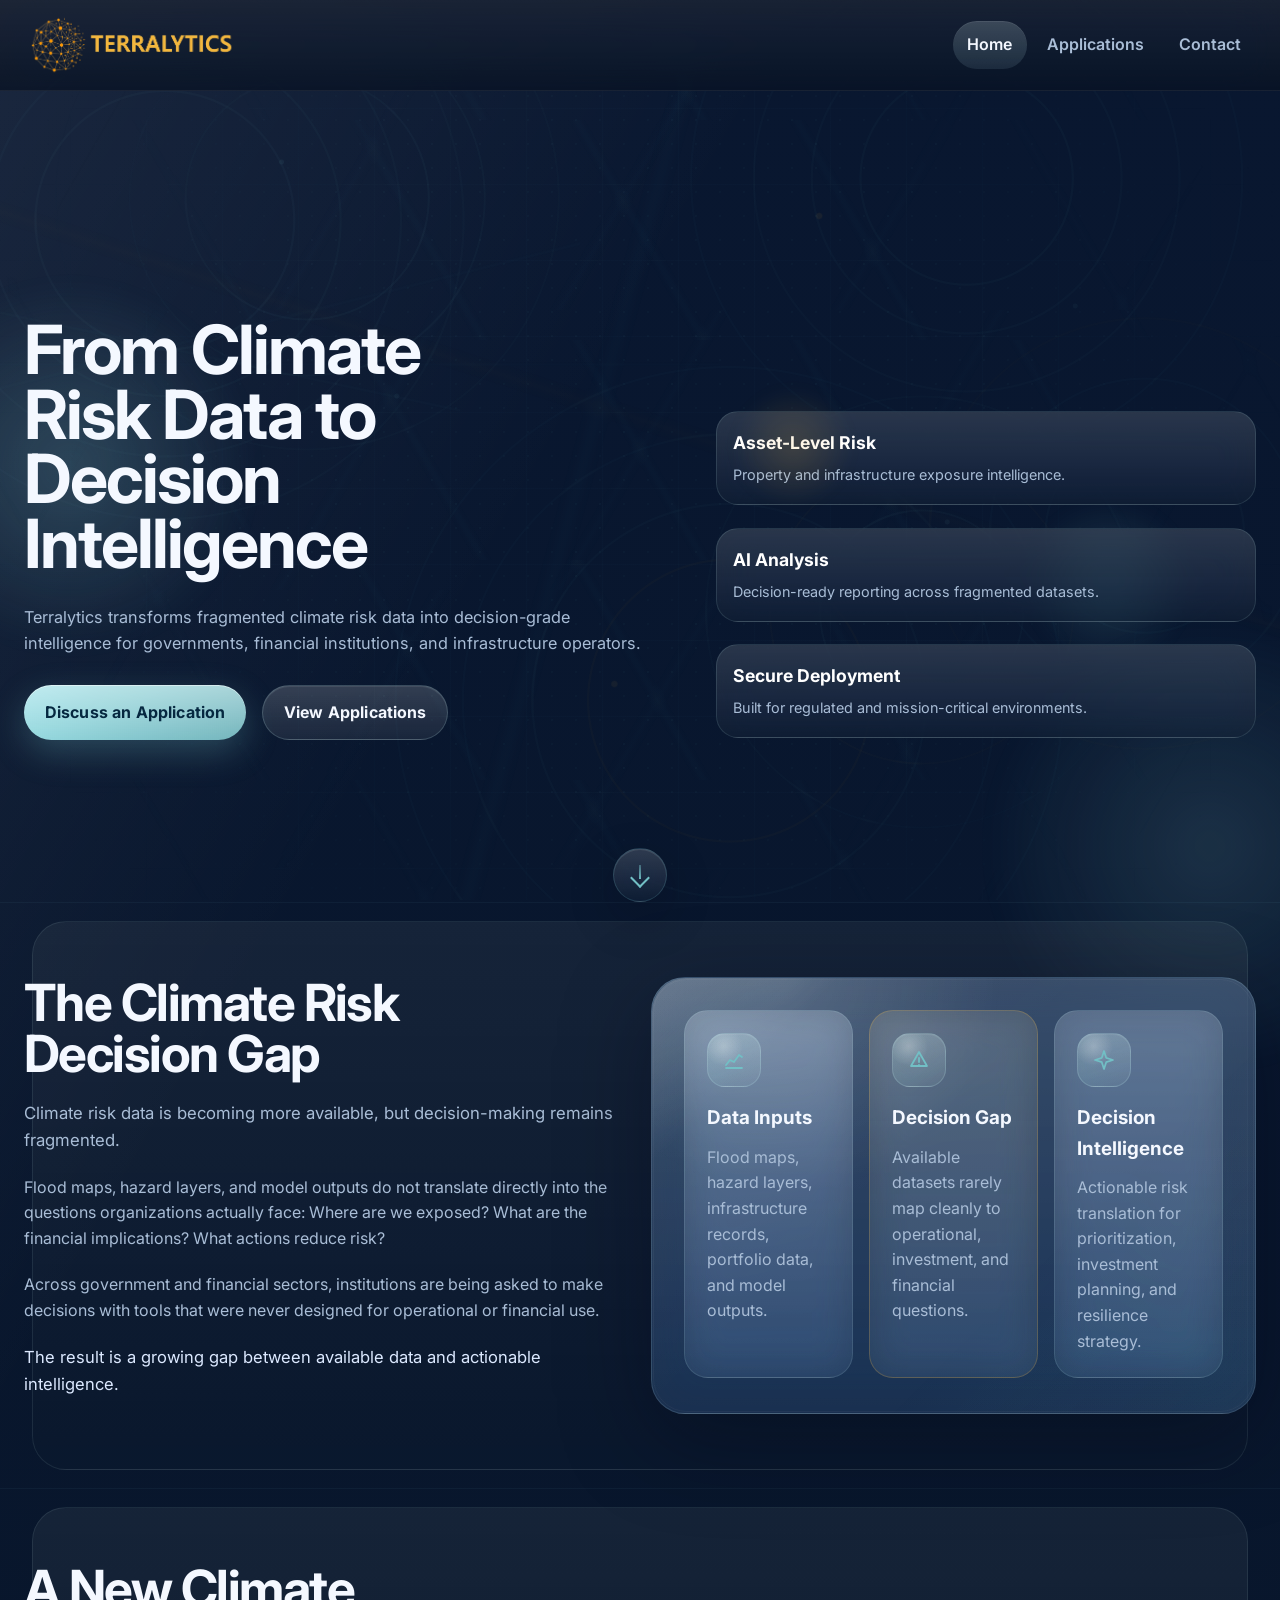
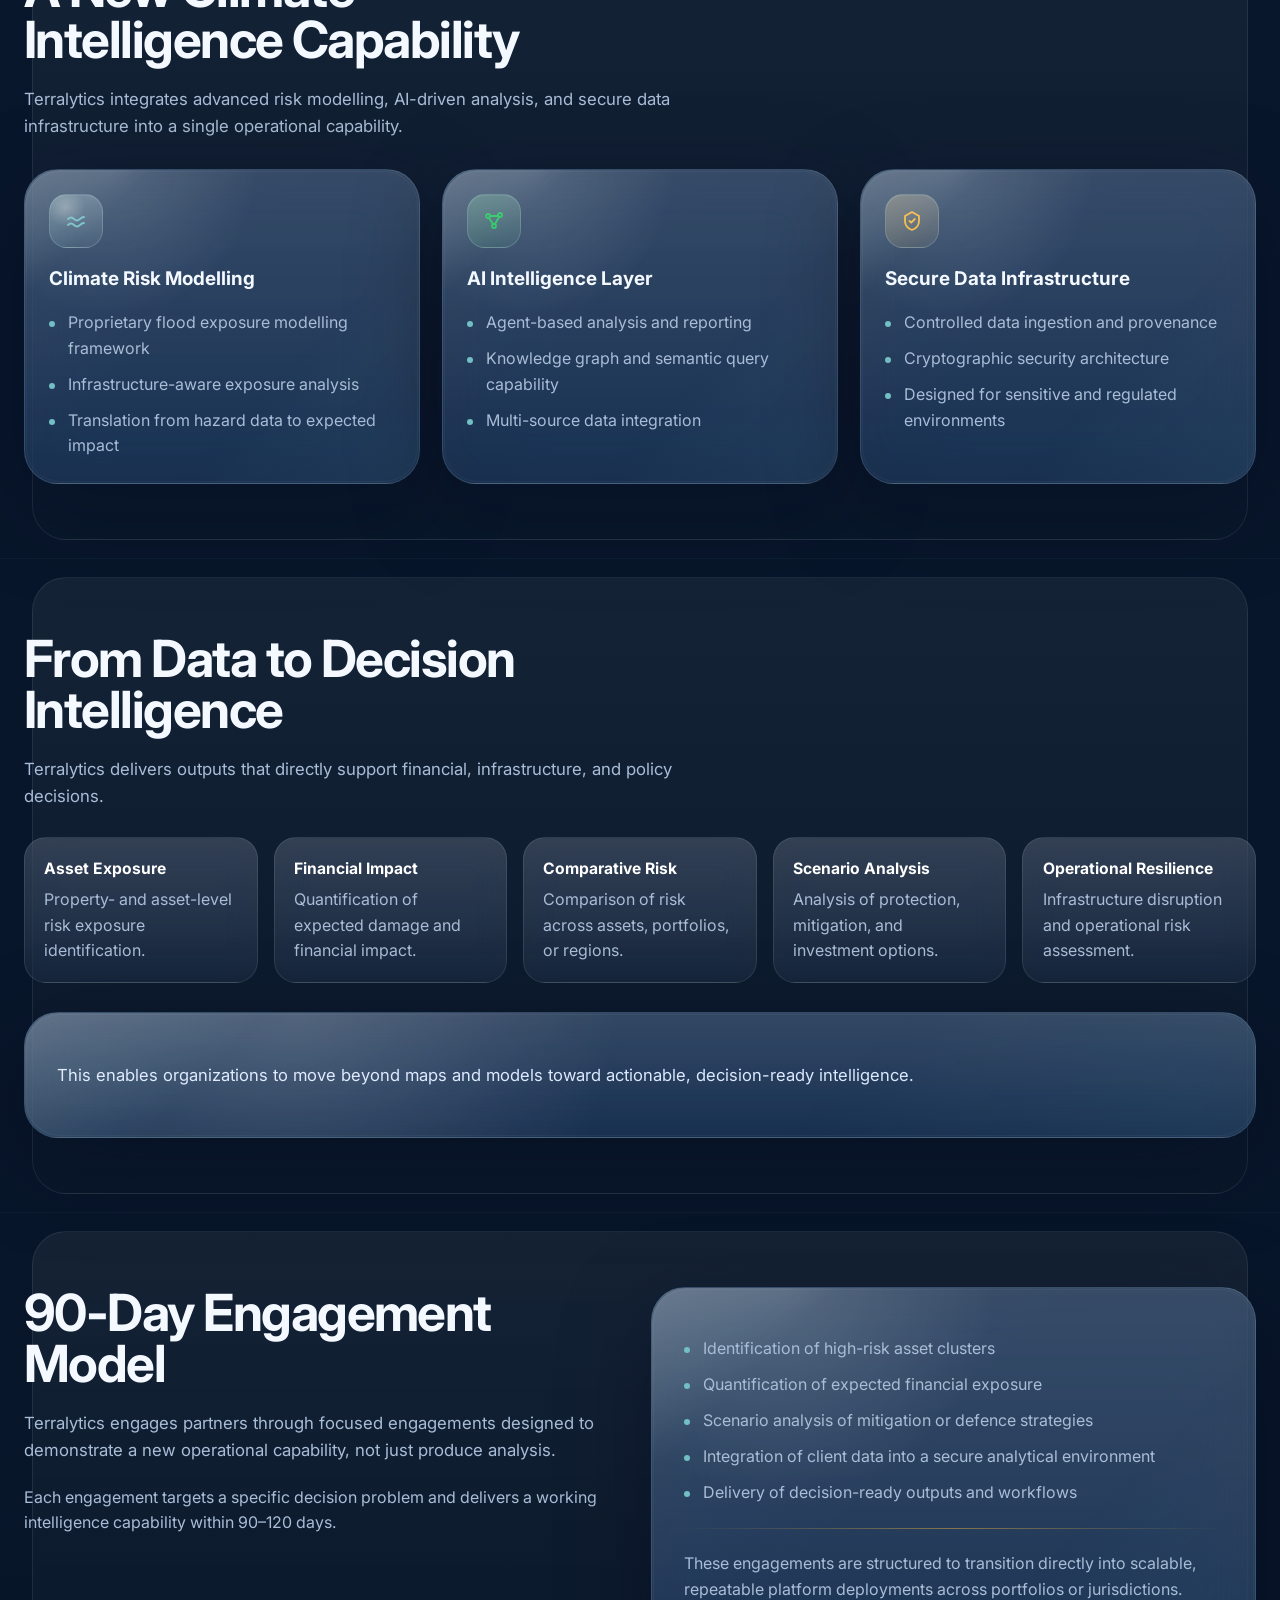
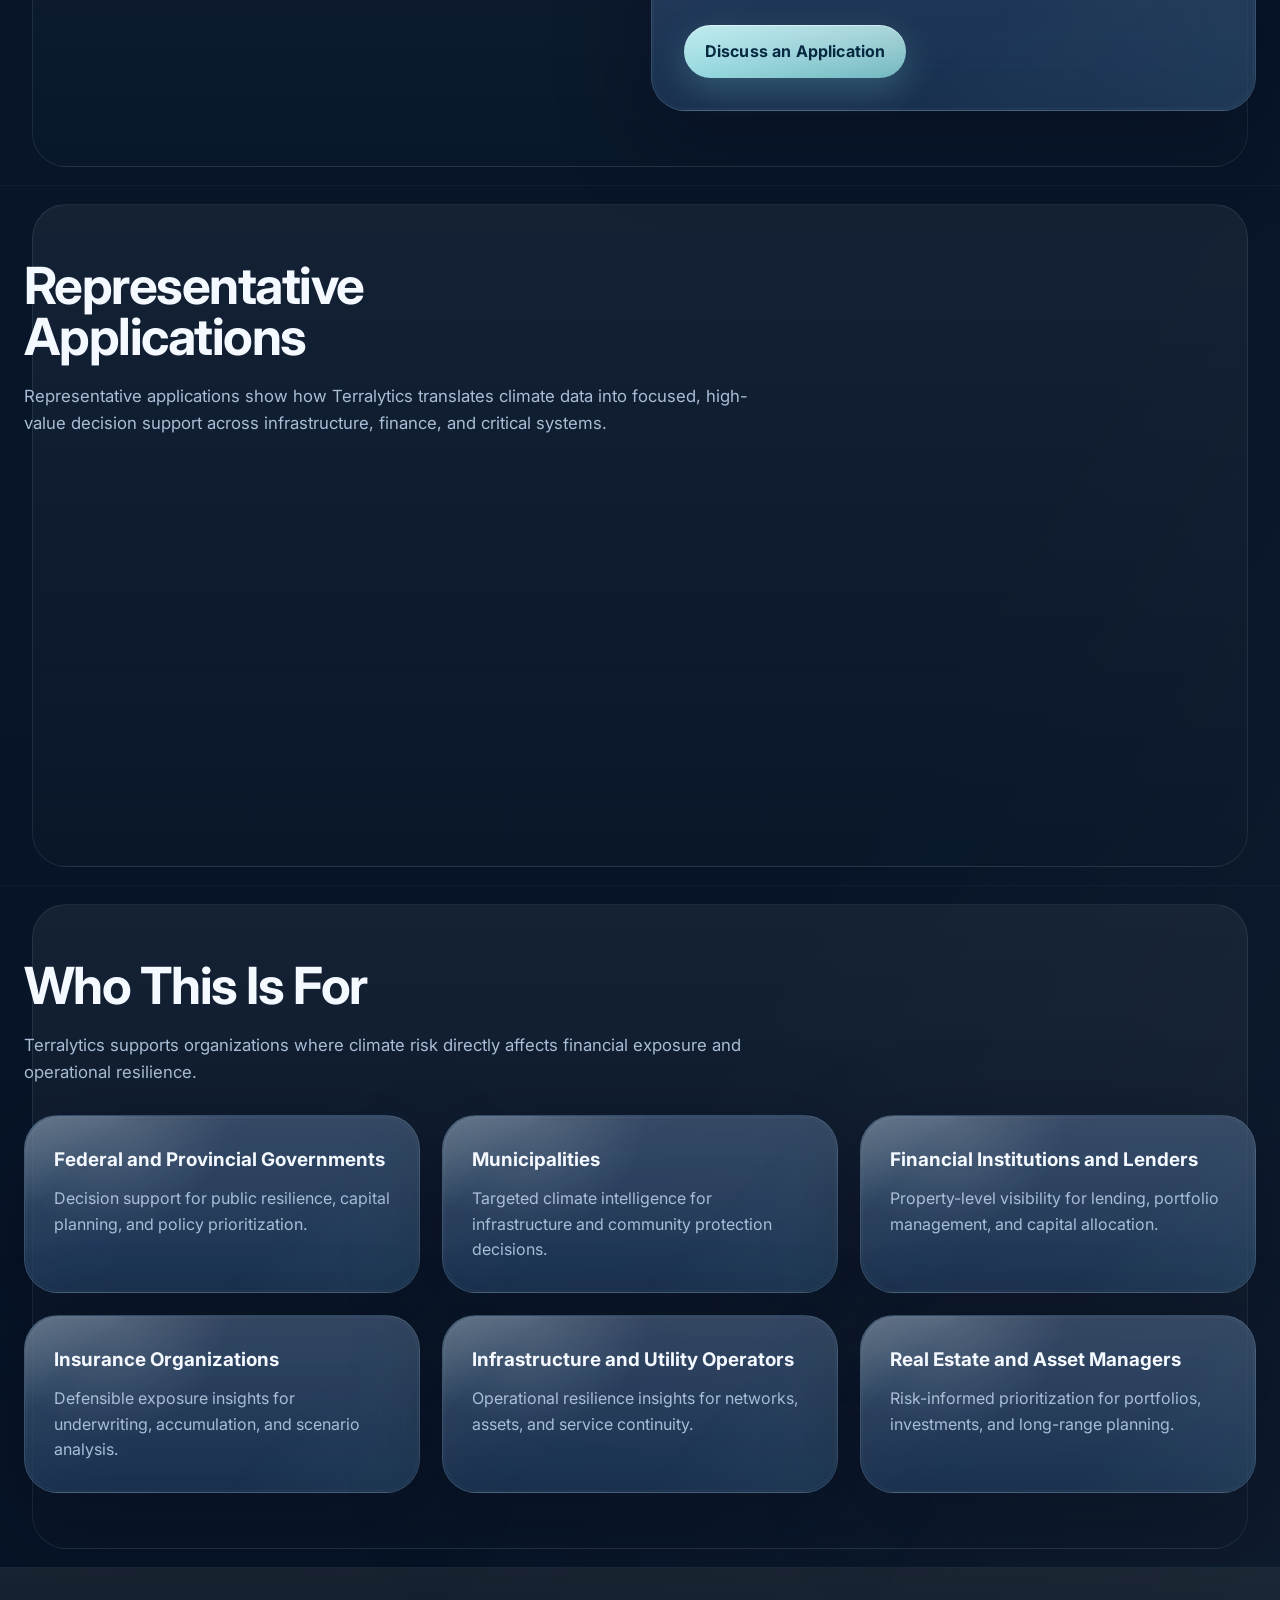
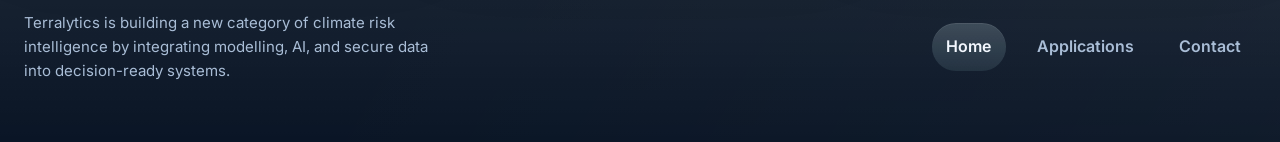
<file: index.html>
<!DOCTYPE html>
<html lang="en">
  <head>
    <meta charset="UTF-8" />
    <meta name="viewport" content="width=device-width, initial-scale=1.0" />
    <title>Terralytics | Climate Risk Decision Intelligence</title>
    <meta
      name="description"
      content="Terralytics transforms fragmented climate risk data into decision-grade intelligence for governments, financial institutions, and infrastructure operators."
    />
    <link rel="preconnect" href="https://fonts.googleapis.com" />
    <link rel="preconnect" href="https://fonts.gstatic.com" crossorigin />
    <link
      href="https://fonts.googleapis.com/css2?family=Inter:wght@400;500;600;700;800&display=swap"
      rel="stylesheet"
    />
    <link rel="stylesheet" href="assets/css/style.css" />
    <link rel="shortcut icon" href="favicon.ico" />
    <link rel="icon" type="image/png" sizes="48x48" href="favicon-48.png" />
    <link rel="icon" type="image/png" sizes="96x96" href="favicon-96.png" />
    <link rel="icon" type="image/png" sizes="192x192" href="favicon-192.png" />
    <link rel="apple-touch-icon" sizes="180x180" href="apple-touch-icon.png" />
  </head>
  <body data-page="home">
    <div class="page-shell">
      <div data-site-header></div>
      <main id="main-content">
        <section class="section hero">
          <div class="container hero-grid home-hero-grid">
            <div class="hero-copy stack-lg reveal">
              <h1 class="section-title wide">From Climate Risk Data to Decision Intelligence</h1>
              <p class="lead hero-lede">
                Terralytics transforms fragmented climate risk data into decision-grade intelligence
                for governments, financial institutions, and infrastructure operators.
              </p>
              <div class="button-row">
                <a class="cta-button" href="contact.html">Discuss an Application</a>
                <a class="secondary-button" href="applications.html">View Applications</a>
              </div>
            </div>
            <div class="hero-visual hero-signal-stack reveal" aria-hidden="true">
              <div class="hero-stat-grid applications-bubble-list">
                <div class="hero-stat hero-signal-card applications-bubble">
                  <strong>Asset-Level Risk</strong>
                  <span>Property and infrastructure exposure intelligence.</span>
                </div>
                <div class="hero-stat hero-signal-card applications-bubble">
                  <strong>AI Analysis</strong>
                  <span>Decision-ready reporting across fragmented datasets.</span>
                </div>
                <div class="hero-stat hero-signal-card applications-bubble">
                  <strong>Secure Deployment</strong>
                  <span>Built for regulated and mission-critical environments.</span>
                </div>
              </div>
            </div>
          </div>
          <a class="scroll-cue" href="#decision-gap" aria-label="Scroll to explore more content"></a>
        </section>

        <section class="section" id="decision-gap">
          <div class="container grid-2">
            <div class="stack-md reveal">
              <h2 class="section-title wide">The Climate Risk Decision Gap</h2>
              <p class="section-subtitle">
                Climate risk data is becoming more available, but decision-making remains fragmented.
              </p>
              <p class="copy">
                Flood maps, hazard layers, and model outputs do not translate directly into the questions
                organizations actually face: Where are we exposed? What are the financial implications?
                What actions reduce risk?
              </p>
              <p class="copy">
                Across government and financial sectors, institutions are being asked to make decisions
                with tools that were never designed for operational or financial use.
              </p>
              <p class="highlight-line">
                The result is a growing gap between available data and actionable intelligence.
              </p>
            </div>
            <div class="panel reveal">
              <div class="decision-flow">
                <article class="decision-step">
                  <div class="card-icon" aria-hidden="true">
                    <svg viewBox="0 0 24 24">
                      <path d="M4 17l4-5 4 2 5-7 3 2" />
                      <path d="M4 20h16" />
                    </svg>
                  </div>
                  <h3>Data Inputs</h3>
                  <p>Flood maps, hazard layers, infrastructure records, portfolio data, and model outputs.</p>
                </article>
                <article class="decision-step is-gap">
                  <div class="card-icon" aria-hidden="true">
                    <svg viewBox="0 0 24 24">
                      <path d="M12 4l8 14H4z" />
                      <path d="M12 10v4" />
                      <path d="M12 17h.01" />
                    </svg>
                  </div>
                  <h3>Decision Gap</h3>
                  <p>Available datasets rarely map cleanly to operational, investment, and financial questions.</p>
                </article>
                <article class="decision-step">
                  <div class="card-icon" aria-hidden="true">
                    <svg viewBox="0 0 24 24">
                      <path d="M12 3l2.2 6.8L21 12l-6.8 2.2L12 21l-2.2-6.8L3 12l6.8-2.2z" />
                    </svg>
                  </div>
                  <h3>Decision Intelligence</h3>
                  <p>Actionable risk translation for prioritization, investment planning, and resilience strategy.</p>
                </article>
              </div>
            </div>
          </div>
        </section>

        <section class="section">
          <div class="container stack-lg">
            <div class="stack-md reveal">
              <h2 class="section-title wide">A New Climate Intelligence Capability</h2>
              <p class="section-subtitle">
                Terralytics integrates advanced risk modelling, AI-driven analysis, and secure data
                infrastructure into a single operational capability.
              </p>
            </div>
            <div class="grid-3">
              <article class="card feature-card reveal">
                <div class="card-icon" aria-hidden="true">
                  <svg viewBox="0 0 24 24">
                    <path d="M4 16c2-2 4-2 6 0s4 2 6 0 4-2 4-2" />
                    <path d="M4 10c2-2 4-2 6 0s4 2 6 0 4-2 4-2" />
                  </svg>
                </div>
                <h3>Climate Risk Modelling</h3>
                <ul>
                  <li>Proprietary flood exposure modelling framework</li>
                  <li>Infrastructure-aware exposure analysis</li>
                  <li>Translation from hazard data to expected impact</li>
                </ul>
              </article>
              <article class="card feature-card reveal">
                <div class="card-icon" aria-hidden="true">
                  <svg viewBox="0 0 24 24">
                    <circle cx="6" cy="7" r="2"></circle>
                    <circle cx="18" cy="6" r="2"></circle>
                    <circle cx="12" cy="17" r="2"></circle>
                    <path d="M8 7h8" />
                    <path d="M7 9l4 6" />
                    <path d="M17 8l-4 7" />
                  </svg>
                </div>
                <h3>AI Intelligence Layer</h3>
                <ul>
                  <li>Agent-based analysis and reporting</li>
                  <li>Knowledge graph and semantic query capability</li>
                  <li>Multi-source data integration</li>
                </ul>
              </article>
              <article class="card feature-card reveal">
                <div class="card-icon" aria-hidden="true">
                  <svg viewBox="0 0 24 24">
                    <path d="M12 3l7 4v5c0 5-3 7.5-7 9-4-1.5-7-4-7-9V7z" />
                    <path d="M9.5 12l1.7 1.7L14.8 10" />
                  </svg>
                </div>
                <h3>Secure Data Infrastructure</h3>
                <ul>
                  <li>Controlled data ingestion and provenance</li>
                  <li>Cryptographic security architecture</li>
                  <li>Designed for sensitive and regulated environments</li>
                </ul>
              </article>
            </div>
          </div>
        </section>

        <section class="section">
          <div class="container stack-lg">
            <div class="stack-md reveal">
              <h2 class="section-title wide">From Data to Decision Intelligence</h2>
              <p class="section-subtitle">
                Terralytics delivers outputs that directly support financial, infrastructure, and policy decisions.
              </p>
            </div>
            <div class="metric-band">
              <article class="metric-chip reveal">
                <strong>Asset Exposure</strong>
                <span class="copy">Property- and asset-level risk exposure identification.</span>
              </article>
              <article class="metric-chip reveal">
                <strong>Financial Impact</strong>
                <span class="copy">Quantification of expected damage and financial impact.</span>
              </article>
              <article class="metric-chip reveal">
                <strong>Comparative Risk</strong>
                <span class="copy">Comparison of risk across assets, portfolios, or regions.</span>
              </article>
              <article class="metric-chip reveal">
                <strong>Scenario Analysis</strong>
                <span class="copy">Analysis of protection, mitigation, and investment options.</span>
              </article>
              <article class="metric-chip reveal">
                <strong>Operational Resilience</strong>
                <span class="copy">Infrastructure disruption and operational risk assessment.</span>
              </article>
            </div>
            <div class="panel reveal">
              <p class="highlight-line">
                This enables organizations to move beyond maps and models toward actionable,
                decision-ready intelligence.
              </p>
            </div>
          </div>
        </section>

        <section class="section">
          <div class="container grid-2">
            <div class="stack-md reveal">
              <h2 class="section-title wide">90-Day Engagement Model</h2>
              <p class="section-subtitle">
                Terralytics engages partners through focused engagements designed to demonstrate a new
                operational capability, not just produce analysis.
              </p>
              <p class="copy">
                Each engagement targets a specific decision problem and delivers a working intelligence
                capability within 90–120 days.
              </p>
            </div>
            <div class="panel reveal">
              <ul class="deliverable-list">
                <li>Identification of high-risk asset clusters</li>
                <li>Quantification of expected financial exposure</li>
                <li>Scenario analysis of mitigation or defence strategies</li>
                <li>Integration of client data into a secure analytical environment</li>
                <li>Delivery of decision-ready outputs and workflows</li>
              </ul>
              <div class="divider" style="margin: 1.4rem 0;"></div>
              <p class="copy">
                These engagements are structured to transition directly into scalable, repeatable platform
                deployments across portfolios or jurisdictions.
              </p>
              <div class="button-row" style="margin-top: 1.4rem;">
                <a class="cta-button" href="contact.html">Discuss an Application</a>
              </div>
            </div>
          </div>
        </section>

        <section class="section">
          <div class="container stack-lg">
            <div class="stack-md reveal">
              <h2 class="section-title wide">Representative Applications</h2>
              <p class="section-subtitle">
                Representative applications show how Terralytics translates climate data into focused,
                high-value decision support across infrastructure, finance, and critical systems.
              </p>
            </div>
            <div class="grid-3">
              <article class="card use-case-card reveal">
                <div class="card-icon" aria-hidden="true">
                  <svg viewBox="0 0 24 24">
                    <path d="M4 18l3-8 5 3 8-7" />
                    <path d="M6 21h12" />
                    <path d="M8 18v-3" />
                    <path d="M12 18v-1" />
                    <path d="M16 18v-5" />
                  </svg>
                </div>
                <h3>Municipal Infrastructure</h3>
                <p>
                  Assess where flood risk creates the greatest financial and operational exposure across
                  infrastructure systems.
                </p>
                <a class="application-link" href="applications.html">Explore application</a>
              </article>
              <article class="card use-case-card reveal">
                <div class="card-icon" aria-hidden="true">
                  <svg viewBox="0 0 24 24">
                    <path d="M4 16l4-4 4 2 6-7 2 2" />
                    <path d="M5 19h14" />
                    <path d="M7 19v-3" />
                    <path d="M12 19v-2" />
                    <path d="M17 19v-6" />
                  </svg>
                </div>
                <h3>Financial Portfolio Risk</h3>
                <p>
                  Understand exposure across lending or investment portfolios through property-level climate
                  risk intelligence.
                </p>
                <a class="application-link" href="applications.html">Explore application</a>
              </article>
              <article class="card use-case-card reveal">
                <div class="card-icon" aria-hidden="true">
                  <svg viewBox="0 0 24 24">
                    <path d="M5 18l5-8 4 3 5-7" />
                    <path d="M3 20h18" />
                    <path d="M16 5h3v3" />
                  </svg>
                </div>
                <h3>Defence and Critical Infrastructure</h3>
                <p>
                  Evaluate operational resilience of critical assets under climate stress and prioritize
                  risk-informed investments.
                </p>
                <a class="application-link" href="applications.html">Explore application</a>
              </article>
            </div>
            <div class="button-row reveal">
              <a class="cta-button" href="contact.html">Discuss an Application</a>
            </div>
          </div>
        </section>

        <section class="section">
          <div class="container stack-lg">
            <div class="stack-md reveal">
              <h2 class="section-title wide">Who This Is For</h2>
              <p class="section-subtitle">
                Terralytics supports organizations where climate risk directly affects financial exposure
                and operational resilience.
              </p>
            </div>
            <div class="grid-3">
              <article class="card audience-card reveal"><h3>Federal and Provincial Governments</h3><p>Decision support for public resilience, capital planning, and policy prioritization.</p></article>
              <article class="card audience-card reveal"><h3>Municipalities</h3><p>Targeted climate intelligence for infrastructure and community protection decisions.</p></article>
              <article class="card audience-card reveal"><h3>Financial Institutions and Lenders</h3><p>Property-level visibility for lending, portfolio management, and capital allocation.</p></article>
              <article class="card audience-card reveal"><h3>Insurance Organizations</h3><p>Defensible exposure insights for underwriting, accumulation, and scenario analysis.</p></article>
              <article class="card audience-card reveal"><h3>Infrastructure and Utility Operators</h3><p>Operational resilience insights for networks, assets, and service continuity.</p></article>
              <article class="card audience-card reveal"><h3>Real Estate and Asset Managers</h3><p>Risk-informed prioritization for portfolios, investments, and long-range planning.</p></article>
            </div>
          </div>
        </section>

      </main>
      <div data-site-footer></div>
    </div>
    <script type="module" src="assets/js/main.js"></script>
  </body>
</html>
</file>
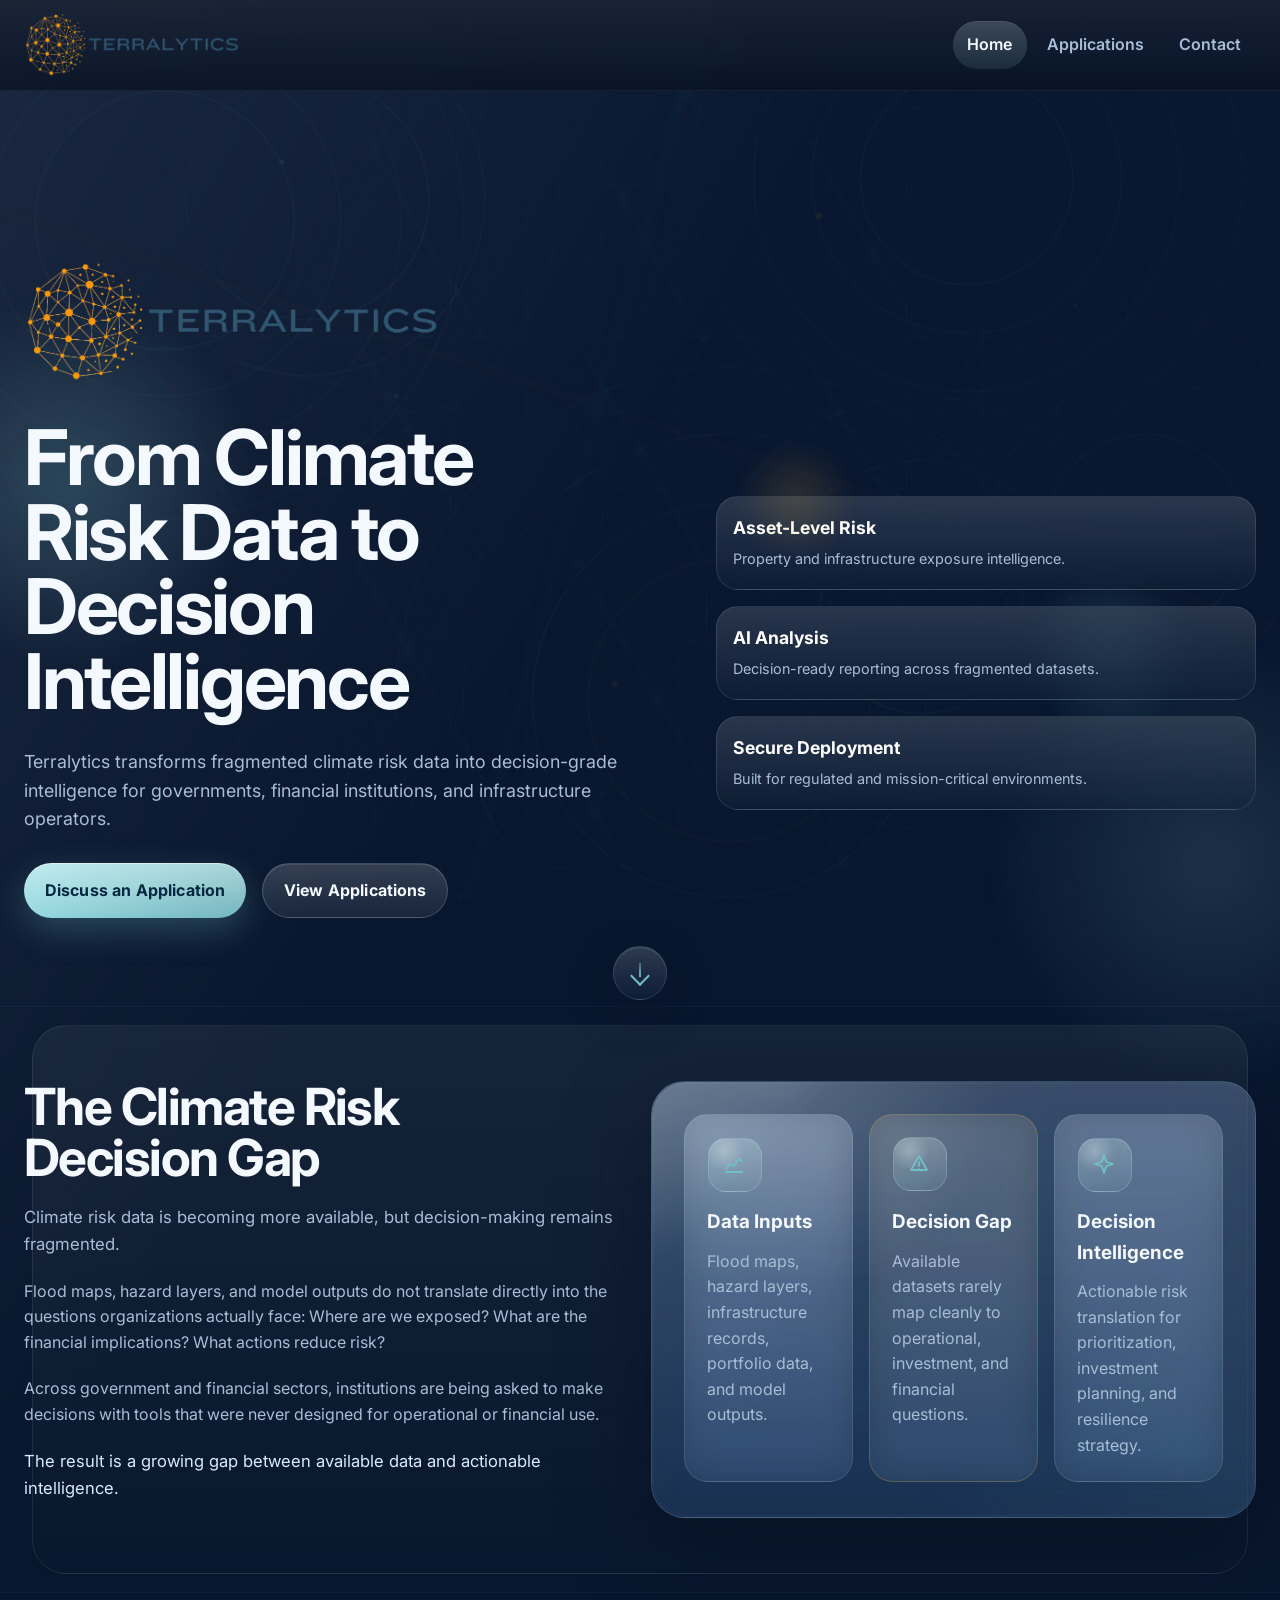
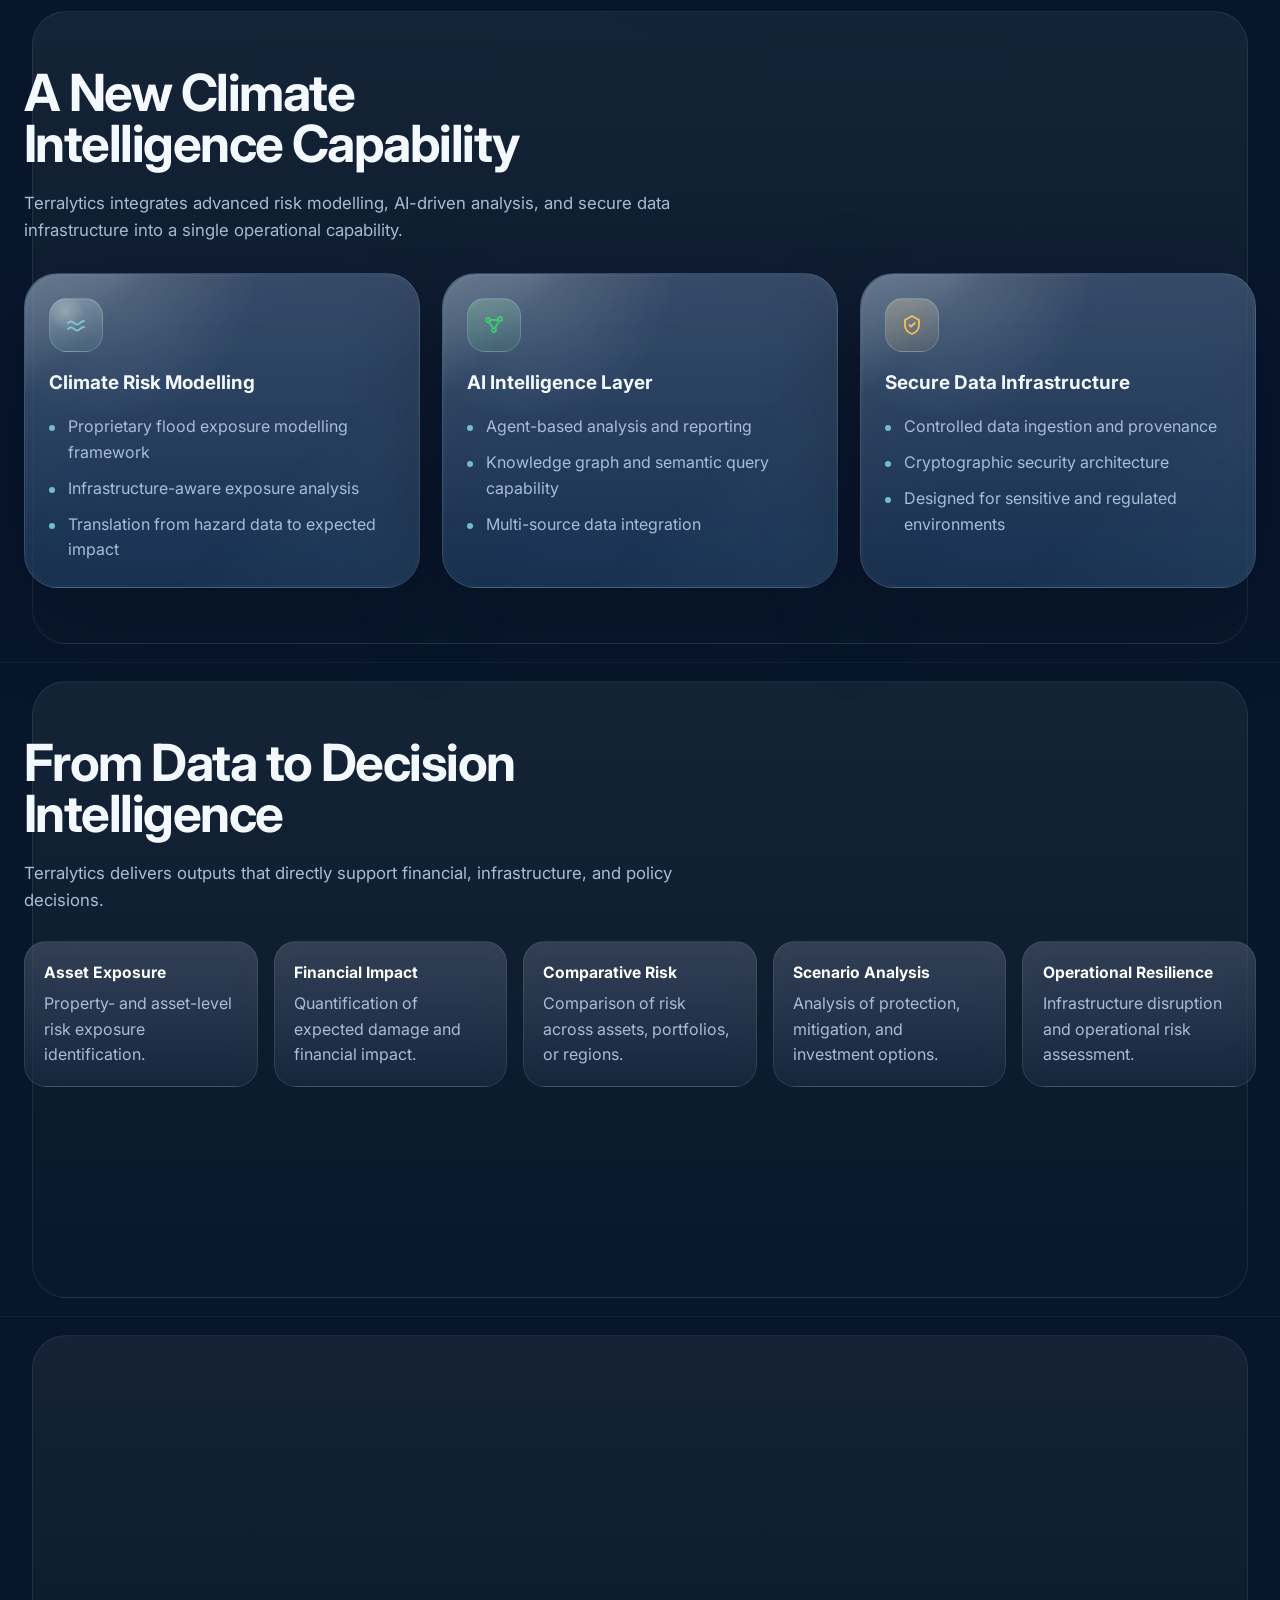
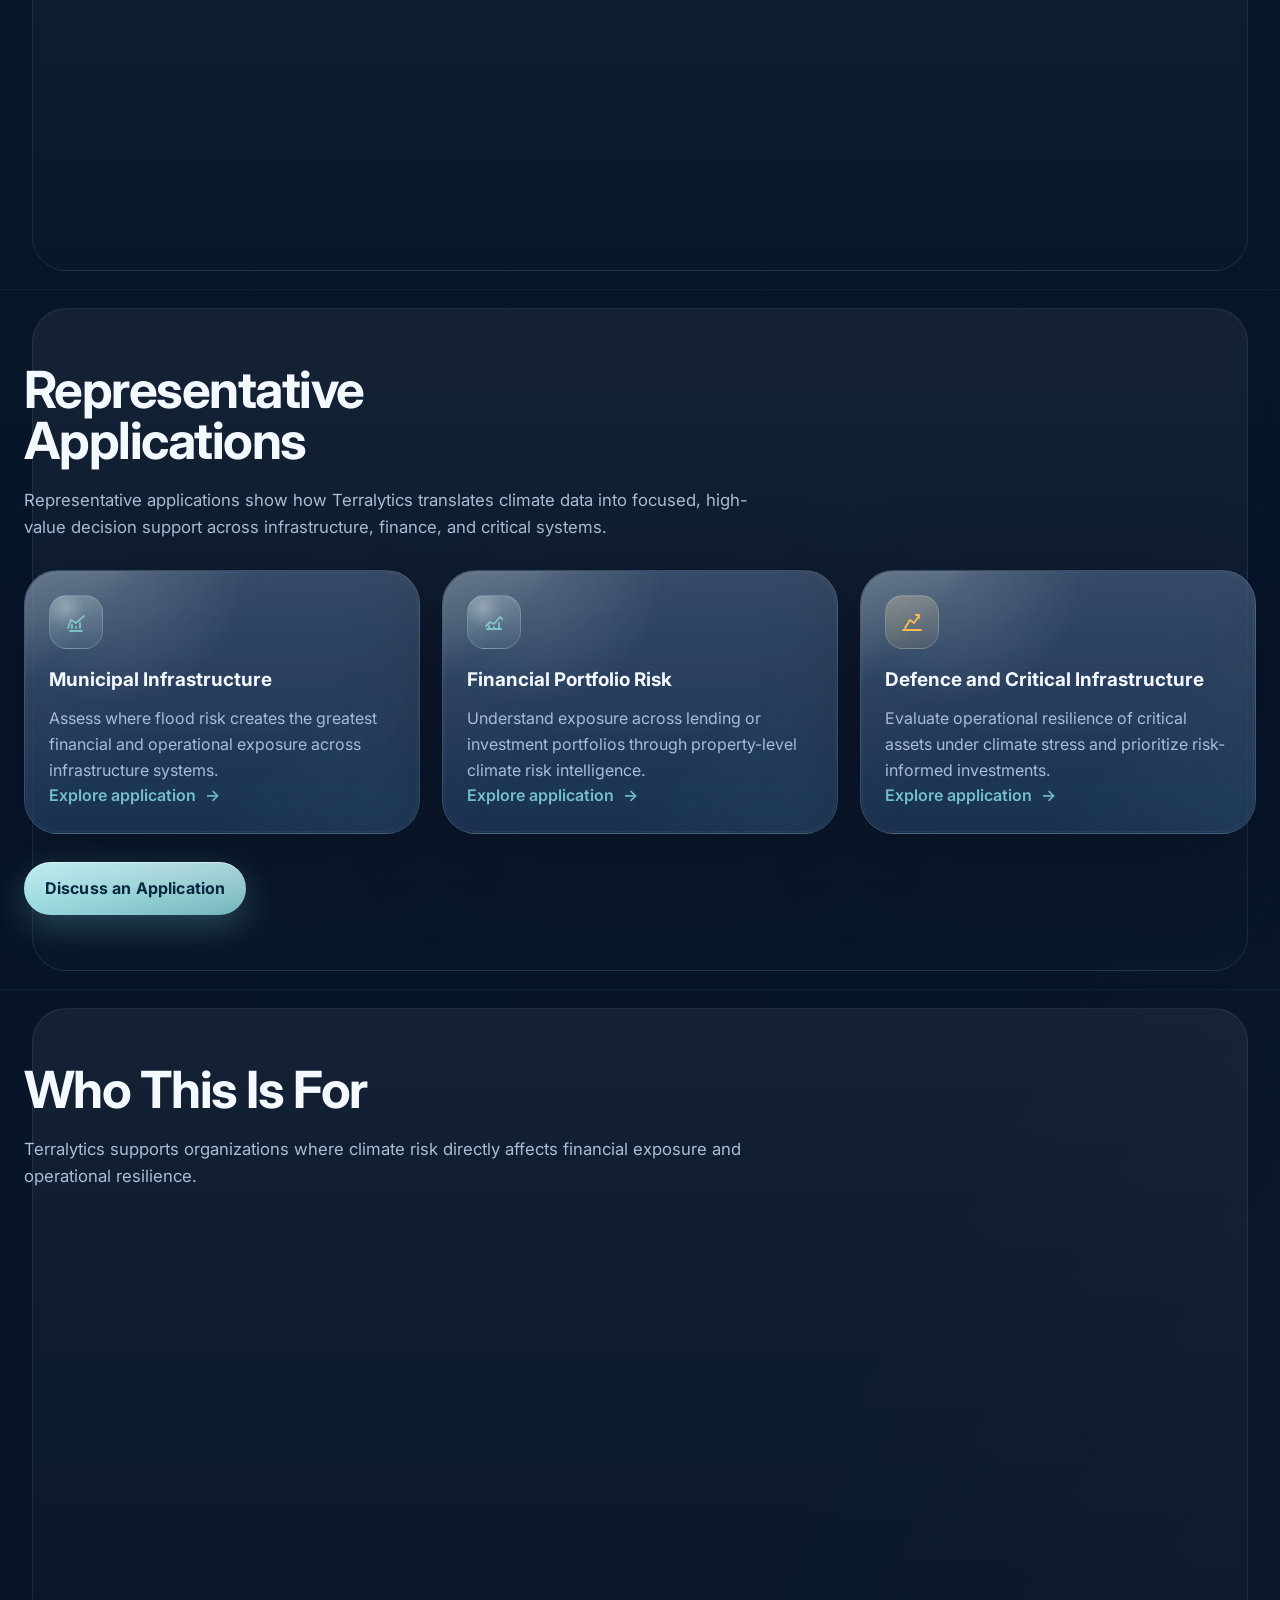
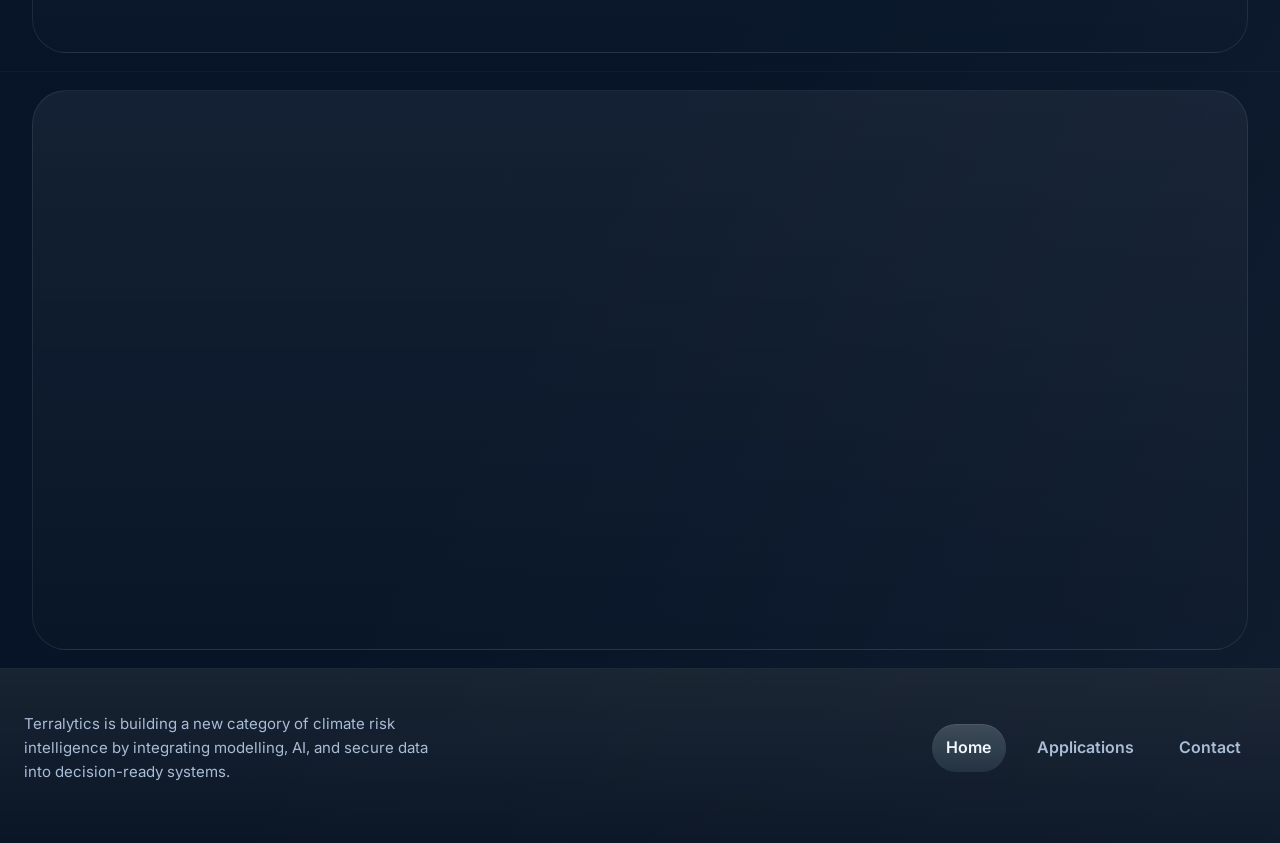
<file: site/index.html>
<!DOCTYPE html>
<html lang="en">
  <head>
    <meta charset="UTF-8" />
    <meta name="viewport" content="width=device-width, initial-scale=1.0" />
    <title>Terralytics | Climate Risk Decision Intelligence</title>
    <meta
      name="description"
      content="Terralytics transforms fragmented climate risk data into decision-grade intelligence for governments, financial institutions, and infrastructure operators."
    />
    <link rel="preconnect" href="https://fonts.googleapis.com" />
    <link rel="preconnect" href="https://fonts.gstatic.com" crossorigin />
    <link
      href="https://fonts.googleapis.com/css2?family=Inter:wght@400;500;600;700;800&display=swap"
      rel="stylesheet"
    />
    <link rel="stylesheet" href="assets/css/style.css" />
  </head>
  <body data-page="home">
    <div class="page-shell">
      <div data-site-header></div>
      <main id="main-content">
        <section class="section hero">
          <div class="container hero-grid home-hero-grid">
            <div class="hero-copy stack-lg reveal">
              <div class="hero-mark">
                <img src="assets/images/terralytics-logo-horizontal.png" alt="Terralytics logo" />
              </div>
              <h1 class="section-title wide">From Climate Risk Data to Decision Intelligence</h1>
              <p class="lead hero-lede">
                Terralytics transforms fragmented climate risk data into decision-grade intelligence
                for governments, financial institutions, and infrastructure operators.
              </p>
              <div class="button-row">
                <a class="cta-button" href="contact.html">Discuss an Application</a>
                <a class="secondary-button" href="applications.html">View Applications</a>
              </div>
            </div>
            <div class="hero-visual hero-signal-stack reveal" aria-hidden="true">
              <div class="hero-stat-grid applications-bubble-list">
                <div class="hero-stat hero-signal-card applications-bubble">
                  <strong>Asset-Level Risk</strong>
                  <span>Property and infrastructure exposure intelligence.</span>
                </div>
                <div class="hero-stat hero-signal-card applications-bubble">
                  <strong>AI Analysis</strong>
                  <span>Decision-ready reporting across fragmented datasets.</span>
                </div>
                <div class="hero-stat hero-signal-card applications-bubble">
                  <strong>Secure Deployment</strong>
                  <span>Built for regulated and mission-critical environments.</span>
                </div>
              </div>
            </div>
          </div>
          <a class="scroll-cue" href="#decision-gap" aria-label="Scroll to explore more content"></a>
        </section>

        <section class="section" id="decision-gap">
          <div class="container grid-2">
            <div class="stack-md reveal">
              <h2 class="section-title wide">The Climate Risk Decision Gap</h2>
              <p class="section-subtitle">
                Climate risk data is becoming more available, but decision-making remains fragmented.
              </p>
              <p class="copy">
                Flood maps, hazard layers, and model outputs do not translate directly into the questions
                organizations actually face: Where are we exposed? What are the financial implications?
                What actions reduce risk?
              </p>
              <p class="copy">
                Across government and financial sectors, institutions are being asked to make decisions
                with tools that were never designed for operational or financial use.
              </p>
              <p class="highlight-line">
                The result is a growing gap between available data and actionable intelligence.
              </p>
            </div>
            <div class="panel reveal">
              <div class="decision-flow">
                <article class="decision-step">
                  <div class="card-icon" aria-hidden="true">
                    <svg viewBox="0 0 24 24">
                      <path d="M4 17l4-5 4 2 5-7 3 2" />
                      <path d="M4 20h16" />
                    </svg>
                  </div>
                  <h3>Data Inputs</h3>
                  <p>Flood maps, hazard layers, infrastructure records, portfolio data, and model outputs.</p>
                </article>
                <article class="decision-step is-gap">
                  <div class="card-icon" aria-hidden="true">
                    <svg viewBox="0 0 24 24">
                      <path d="M12 4l8 14H4z" />
                      <path d="M12 10v4" />
                      <path d="M12 17h.01" />
                    </svg>
                  </div>
                  <h3>Decision Gap</h3>
                  <p>Available datasets rarely map cleanly to operational, investment, and financial questions.</p>
                </article>
                <article class="decision-step">
                  <div class="card-icon" aria-hidden="true">
                    <svg viewBox="0 0 24 24">
                      <path d="M12 3l2.2 6.8L21 12l-6.8 2.2L12 21l-2.2-6.8L3 12l6.8-2.2z" />
                    </svg>
                  </div>
                  <h3>Decision Intelligence</h3>
                  <p>Actionable risk translation for prioritization, investment planning, and resilience strategy.</p>
                </article>
              </div>
            </div>
          </div>
        </section>

        <section class="section">
          <div class="container stack-lg">
            <div class="stack-md reveal">
              <h2 class="section-title wide">A New Climate Intelligence Capability</h2>
              <p class="section-subtitle">
                Terralytics integrates advanced risk modelling, AI-driven analysis, and secure data
                infrastructure into a single operational capability.
              </p>
            </div>
            <div class="grid-3">
              <article class="card feature-card reveal">
                <div class="card-icon" aria-hidden="true">
                  <svg viewBox="0 0 24 24">
                    <path d="M4 16c2-2 4-2 6 0s4 2 6 0 4-2 4-2" />
                    <path d="M4 10c2-2 4-2 6 0s4 2 6 0 4-2 4-2" />
                  </svg>
                </div>
                <h3>Climate Risk Modelling</h3>
                <ul>
                  <li>Proprietary flood exposure modelling framework</li>
                  <li>Infrastructure-aware exposure analysis</li>
                  <li>Translation from hazard data to expected impact</li>
                </ul>
              </article>
              <article class="card feature-card reveal">
                <div class="card-icon" aria-hidden="true">
                  <svg viewBox="0 0 24 24">
                    <circle cx="6" cy="7" r="2"></circle>
                    <circle cx="18" cy="6" r="2"></circle>
                    <circle cx="12" cy="17" r="2"></circle>
                    <path d="M8 7h8" />
                    <path d="M7 9l4 6" />
                    <path d="M17 8l-4 7" />
                  </svg>
                </div>
                <h3>AI Intelligence Layer</h3>
                <ul>
                  <li>Agent-based analysis and reporting</li>
                  <li>Knowledge graph and semantic query capability</li>
                  <li>Multi-source data integration</li>
                </ul>
              </article>
              <article class="card feature-card reveal">
                <div class="card-icon" aria-hidden="true">
                  <svg viewBox="0 0 24 24">
                    <path d="M12 3l7 4v5c0 5-3 7.5-7 9-4-1.5-7-4-7-9V7z" />
                    <path d="M9.5 12l1.7 1.7L14.8 10" />
                  </svg>
                </div>
                <h3>Secure Data Infrastructure</h3>
                <ul>
                  <li>Controlled data ingestion and provenance</li>
                  <li>Cryptographic security architecture</li>
                  <li>Designed for sensitive and regulated environments</li>
                </ul>
              </article>
            </div>
          </div>
        </section>

        <section class="section">
          <div class="container stack-lg">
            <div class="stack-md reveal">
              <h2 class="section-title wide">From Data to Decision Intelligence</h2>
              <p class="section-subtitle">
                Terralytics delivers outputs that directly support financial, infrastructure, and policy decisions.
              </p>
            </div>
            <div class="metric-band">
              <article class="metric-chip reveal">
                <strong>Asset Exposure</strong>
                <span class="copy">Property- and asset-level risk exposure identification.</span>
              </article>
              <article class="metric-chip reveal">
                <strong>Financial Impact</strong>
                <span class="copy">Quantification of expected damage and financial impact.</span>
              </article>
              <article class="metric-chip reveal">
                <strong>Comparative Risk</strong>
                <span class="copy">Comparison of risk across assets, portfolios, or regions.</span>
              </article>
              <article class="metric-chip reveal">
                <strong>Scenario Analysis</strong>
                <span class="copy">Analysis of protection, mitigation, and investment options.</span>
              </article>
              <article class="metric-chip reveal">
                <strong>Operational Resilience</strong>
                <span class="copy">Infrastructure disruption and operational risk assessment.</span>
              </article>
            </div>
            <div class="panel reveal">
              <p class="highlight-line">
                This enables organizations to move beyond maps and models toward actionable,
                decision-ready intelligence.
              </p>
            </div>
          </div>
        </section>

        <section class="section">
          <div class="container grid-2">
            <div class="stack-md reveal">
              <h2 class="section-title wide">90-Day Engagement Model</h2>
              <p class="section-subtitle">
                Terralytics engages partners through focused engagements designed to demonstrate a new
                operational capability, not just produce analysis.
              </p>
              <p class="copy">
                Each engagement targets a specific decision problem and delivers a working intelligence
                capability within 90–120 days.
              </p>
            </div>
            <div class="panel reveal">
              <ul class="deliverable-list">
                <li>Identification of high-risk asset clusters</li>
                <li>Quantification of expected financial exposure</li>
                <li>Scenario analysis of mitigation or defence strategies</li>
                <li>Integration of client data into a secure analytical environment</li>
                <li>Delivery of decision-ready outputs and workflows</li>
              </ul>
              <div class="divider" style="margin: 1.4rem 0;"></div>
              <p class="copy">
                These engagements are structured to transition directly into scalable, repeatable platform
                deployments across portfolios or jurisdictions.
              </p>
              <div class="button-row" style="margin-top: 1.4rem;">
                <a class="cta-button" href="contact.html">Discuss an Application</a>
              </div>
            </div>
          </div>
        </section>

        <section class="section">
          <div class="container stack-lg">
            <div class="stack-md reveal">
              <h2 class="section-title wide">Representative Applications</h2>
              <p class="section-subtitle">
                Representative applications show how Terralytics translates climate data into focused,
                high-value decision support across infrastructure, finance, and critical systems.
              </p>
            </div>
            <div class="grid-3">
              <article class="card use-case-card reveal">
                <div class="card-icon" aria-hidden="true">
                  <svg viewBox="0 0 24 24">
                    <path d="M4 18l3-8 5 3 8-7" />
                    <path d="M6 21h12" />
                    <path d="M8 18v-3" />
                    <path d="M12 18v-1" />
                    <path d="M16 18v-5" />
                  </svg>
                </div>
                <h3>Municipal Infrastructure</h3>
                <p>
                  Assess where flood risk creates the greatest financial and operational exposure across
                  infrastructure systems.
                </p>
                <a class="application-link" href="applications.html">Explore application</a>
              </article>
              <article class="card use-case-card reveal">
                <div class="card-icon" aria-hidden="true">
                  <svg viewBox="0 0 24 24">
                    <path d="M4 16l4-4 4 2 6-7 2 2" />
                    <path d="M5 19h14" />
                    <path d="M7 19v-3" />
                    <path d="M12 19v-2" />
                    <path d="M17 19v-6" />
                  </svg>
                </div>
                <h3>Financial Portfolio Risk</h3>
                <p>
                  Understand exposure across lending or investment portfolios through property-level climate
                  risk intelligence.
                </p>
                <a class="application-link" href="applications.html">Explore application</a>
              </article>
              <article class="card use-case-card reveal">
                <div class="card-icon" aria-hidden="true">
                  <svg viewBox="0 0 24 24">
                    <path d="M5 18l5-8 4 3 5-7" />
                    <path d="M3 20h18" />
                    <path d="M16 5h3v3" />
                  </svg>
                </div>
                <h3>Defence and Critical Infrastructure</h3>
                <p>
                  Evaluate operational resilience of critical assets under climate stress and prioritize
                  risk-informed investments.
                </p>
                <a class="application-link" href="applications.html">Explore application</a>
              </article>
            </div>
            <div class="button-row reveal">
              <a class="cta-button" href="contact.html">Discuss an Application</a>
            </div>
          </div>
        </section>

        <section class="section">
          <div class="container stack-lg">
            <div class="stack-md reveal">
              <h2 class="section-title wide">Who This Is For</h2>
              <p class="section-subtitle">
                Terralytics supports organizations where climate risk directly affects financial exposure
                and operational resilience.
              </p>
            </div>
            <div class="grid-3">
              <article class="card audience-card reveal"><h3>Federal and Provincial Governments</h3><p>Decision support for public resilience, capital planning, and policy prioritization.</p></article>
              <article class="card audience-card reveal"><h3>Municipalities</h3><p>Targeted climate intelligence for infrastructure and community protection decisions.</p></article>
              <article class="card audience-card reveal"><h3>Financial Institutions and Lenders</h3><p>Property-level visibility for lending, portfolio management, and capital allocation.</p></article>
              <article class="card audience-card reveal"><h3>Insurance Organizations</h3><p>Defensible exposure insights for underwriting, accumulation, and scenario analysis.</p></article>
              <article class="card audience-card reveal"><h3>Infrastructure and Utility Operators</h3><p>Operational resilience insights for networks, assets, and service continuity.</p></article>
              <article class="card audience-card reveal"><h3>Real Estate and Asset Managers</h3><p>Risk-informed prioritization for portfolios, investments, and long-range planning.</p></article>
            </div>
          </div>
        </section>

        <section class="section compact">
          <div class="container">
            <div class="panel cta-band reveal">
              <div class="stack-md">
                <h2 class="section-title wide">Move from Climate Data to Decision Intelligence</h2>
                <p class="section-subtitle">
                  Terralytics engagements are designed to demonstrate immediate value and establish a
                  pathway to scalable deployment.
                </p>
                <div class="button-row">
                  <a class="cta-button" href="contact.html">Discuss an Application</a>
                </div>
                <p class="footer-copy">
                  Terralytics is building a new category of climate risk intelligence, integrating modelling,
                  AI, and secure data into decision-ready systems.
                </p>
              </div>
            </div>
          </div>
        </section>
      </main>
      <div data-site-footer></div>
    </div>
    <script type="module" src="assets/js/main.js"></script>
  </body>
</html>
</file>
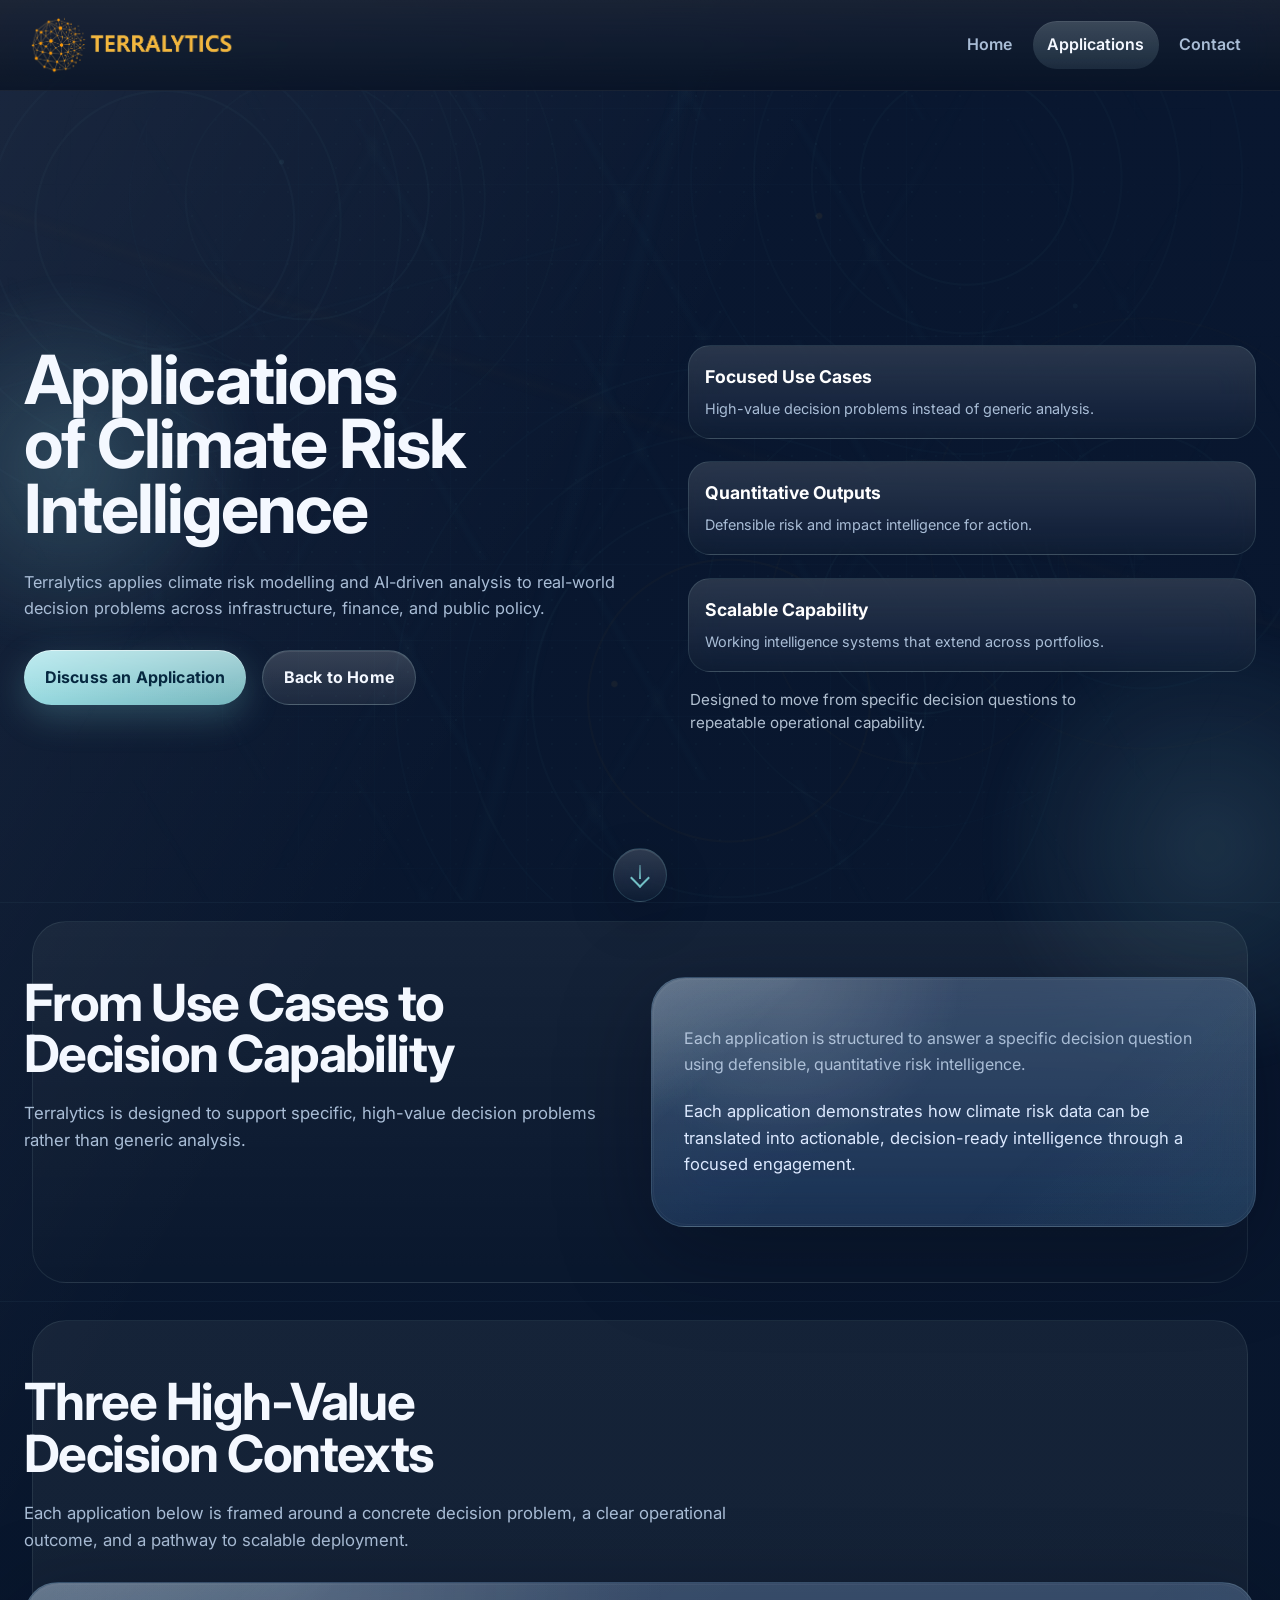
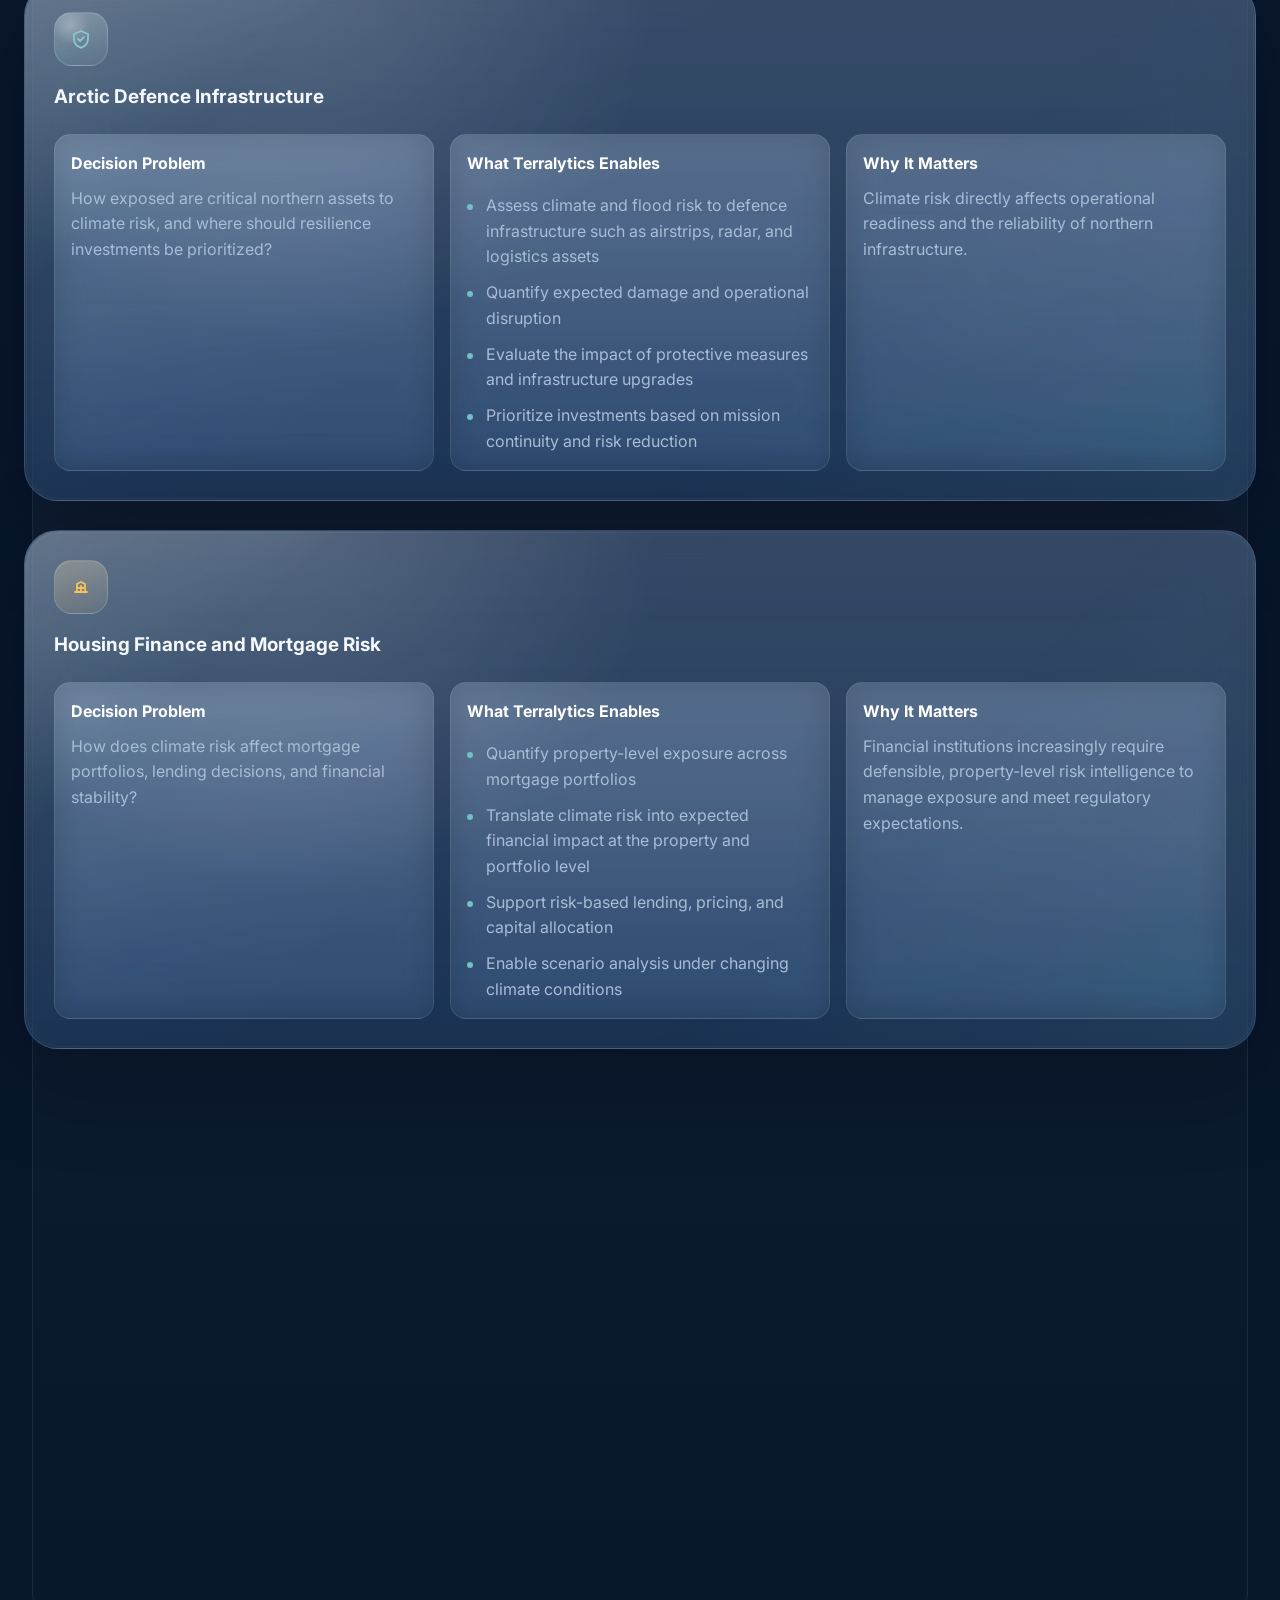
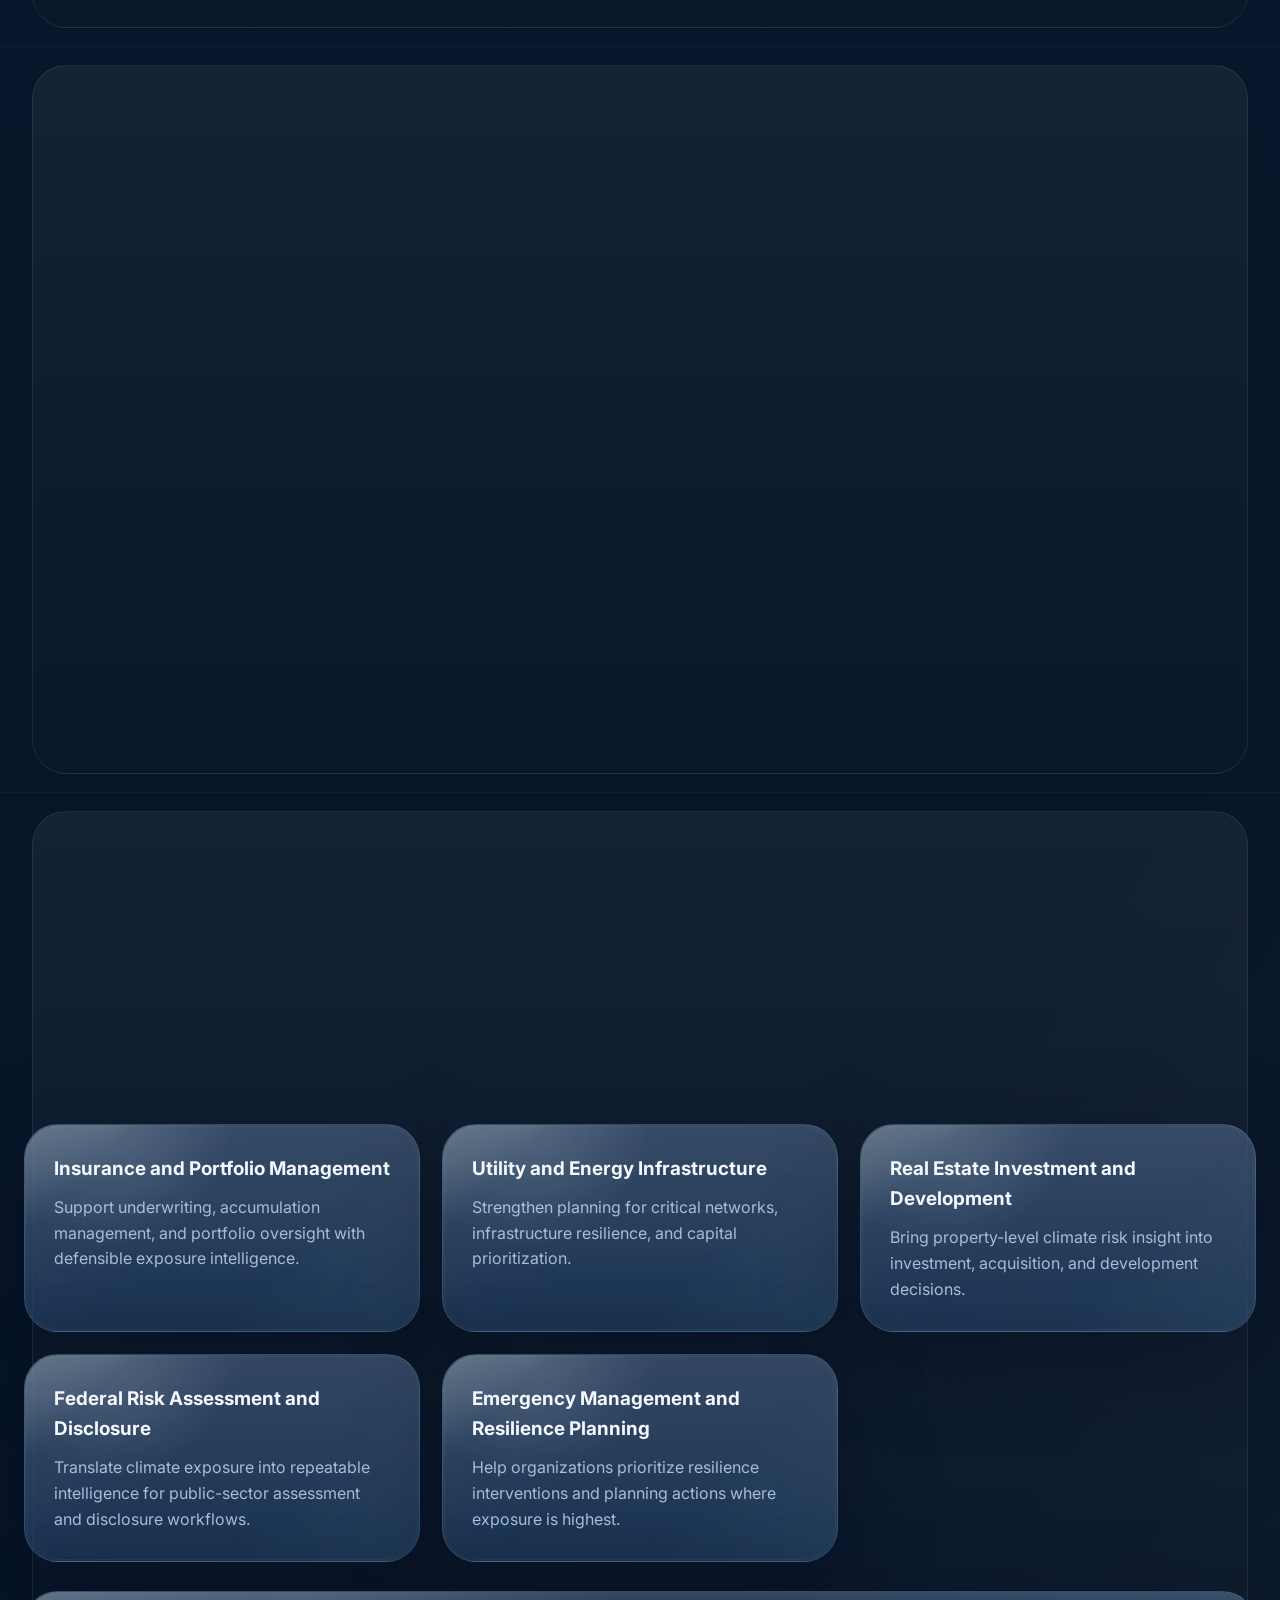
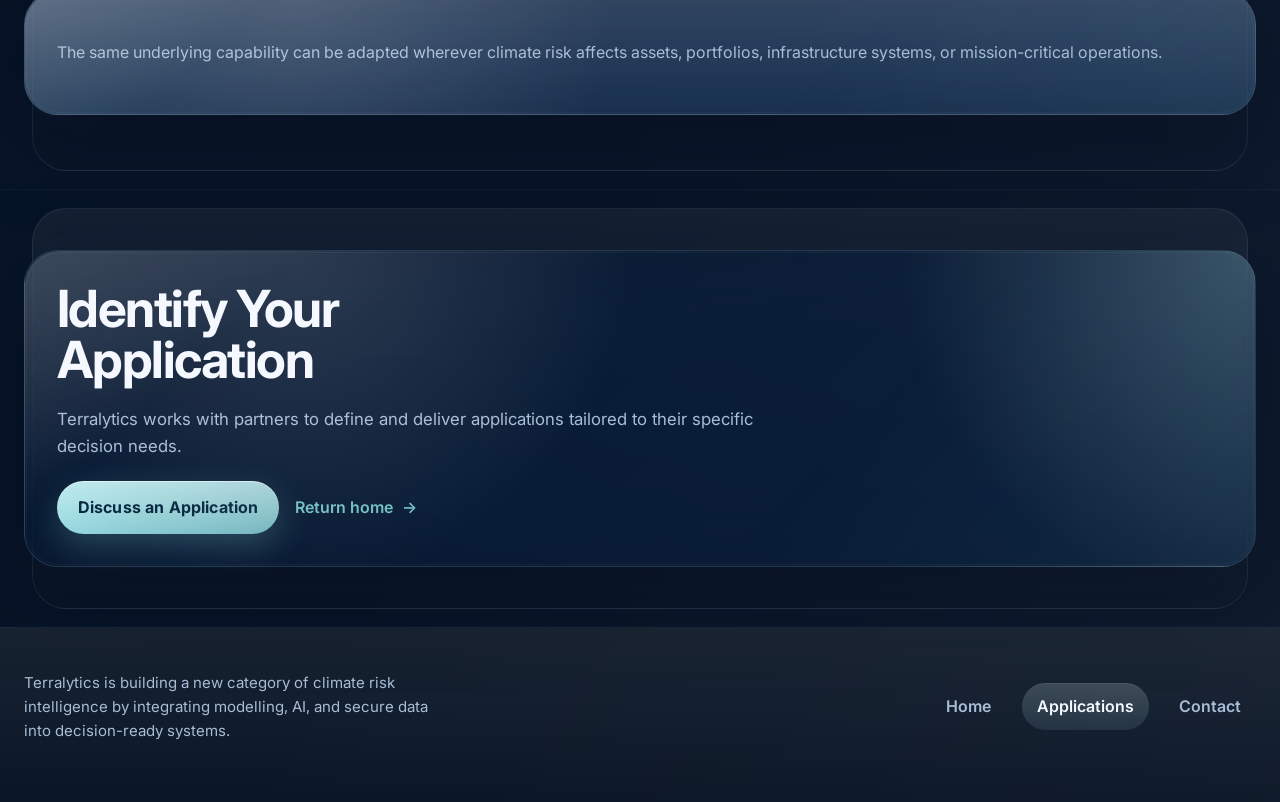
<file: applications.html>
<!DOCTYPE html>
<html lang="en">
  <head>
    <meta charset="UTF-8" />
    <meta name="viewport" content="width=device-width, initial-scale=1.0" />
    <title>Terralytics | Applications</title>
    <meta
      name="description"
      content="Applications of climate risk intelligence across infrastructure, finance, and public policy."
    />
    <link rel="preconnect" href="https://fonts.googleapis.com" />
    <link rel="preconnect" href="https://fonts.gstatic.com" crossorigin />
    <link
      href="https://fonts.googleapis.com/css2?family=Inter:wght@400;500;600;700;800&display=swap"
      rel="stylesheet"
    />
    <link rel="stylesheet" href="assets/css/style.css" />
  </head>
  <body data-page="applications">
    <div class="page-shell">
      <div data-site-header></div>
      <main id="main-content">
        <section class="section hero">
          <div class="container hero-grid applications-hero-grid">
            <div class="hero-copy stack-lg reveal">
              <h1 class="section-title wide">Applications of Climate Risk Intelligence</h1>
              <p class="lead hero-lede">
                Terralytics applies climate risk modelling and AI-driven analysis to real-world decision
                problems across infrastructure, finance, and public policy.
              </p>
              <div class="button-row">
                <a class="cta-button" href="contact.html">Discuss an Application</a>
                <a class="secondary-button" href="index.html">Back to Home</a>
              </div>
            </div>
            <div class="applications-bubble-stack reveal" aria-label="Applications overview">
              <div class="applications-bubble-list">
                <article class="hero-stat applications-bubble applications-bubble-primary">
                  <strong>Focused Use Cases</strong>
                  <span>High-value decision problems instead of generic analysis.</span>
                </article>
                <article class="hero-stat applications-bubble">
                  <strong>Quantitative Outputs</strong>
                  <span>Defensible risk and impact intelligence for action.</span>
                </article>
                <article class="hero-stat applications-bubble">
                  <strong>Scalable Capability</strong>
                  <span>Working intelligence systems that extend across portfolios.</span>
                </article>
              </div>
              <div class="applications-bubble-footer">
                <p class="applications-hero-caption">
                  Designed to move from specific decision questions to repeatable operational capability.
                </p>
              </div>
            </div>
          </div>
          <a class="scroll-cue" href="#applications-detail" aria-label="Scroll to explore more content"></a>
        </section>

        <section class="section" id="applications-detail">
          <div class="container grid-2">
            <div class="stack-md reveal">
              <h2 class="section-title wide">From Use Cases to Decision Capability</h2>
              <p class="section-subtitle">
                Terralytics is designed to support specific, high-value decision problems rather than
                generic analysis.
              </p>
            </div>
            <div class="panel reveal stack-md">
              <p class="copy">
                Each application is structured to answer a specific decision question using defensible,
                quantitative risk intelligence.
              </p>
              <p class="highlight-line">
                Each application demonstrates how climate risk data can be translated into actionable,
                decision-ready intelligence through a focused engagement.
              </p>
            </div>
          </div>
        </section>

        <section class="section">
          <div class="container stack-lg">
            <div class="stack-md reveal">
              <h2 class="section-title wide">Three High-Value Decision Contexts</h2>
              <p class="section-subtitle">
                Each application below is framed around a concrete decision problem, a clear operational
                outcome, and a pathway to scalable deployment.
              </p>
            </div>

            <article class="card application-block reveal" id="application-cases">
              <div class="card-icon" aria-hidden="true">
                <svg viewBox="0 0 24 24">
                  <path d="M12 4l7 3v5c0 4.5-2.8 7.2-7 8.8C7.8 19.2 5 16.5 5 12V7z" />
                  <path d="M9 12l2 2 4-4" />
                </svg>
              </div>
              <h3>Arctic Defence Infrastructure</h3>
              <div class="application-meta">
                <div class="meta-panel">
                  <strong>Decision Problem</strong>
                  <p>How exposed are critical northern assets to climate risk, and where should resilience investments be prioritized?</p>
                </div>
                <div class="meta-panel">
                  <strong>What Terralytics Enables</strong>
                  <ul>
                    <li>Assess climate and flood risk to defence infrastructure such as airstrips, radar, and logistics assets</li>
                    <li>Quantify expected damage and operational disruption</li>
                    <li>Evaluate the impact of protective measures and infrastructure upgrades</li>
                    <li>Prioritize investments based on mission continuity and risk reduction</li>
                  </ul>
                </div>
                <div class="meta-panel">
                  <strong>Why It Matters</strong>
                  <p>Climate risk directly affects operational readiness and the reliability of northern infrastructure.</p>
                </div>
              </div>
            </article>

            <article class="card application-block reveal">
              <div class="card-icon" aria-hidden="true">
                <svg viewBox="0 0 24 24">
                  <path d="M6 17h12" />
                  <path d="M8 17V9l4-2 4 2v8" />
                  <path d="M12 11v6" />
                  <path d="M9.5 13h5" />
                </svg>
              </div>
              <h3>Housing Finance and Mortgage Risk</h3>
              <div class="application-meta">
                <div class="meta-panel">
                  <strong>Decision Problem</strong>
                  <p>How does climate risk affect mortgage portfolios, lending decisions, and financial stability?</p>
                </div>
                <div class="meta-panel">
                  <strong>What Terralytics Enables</strong>
                  <ul>
                    <li>Quantify property-level exposure across mortgage portfolios</li>
                    <li>Translate climate risk into expected financial impact at the property and portfolio level</li>
                    <li>Support risk-based lending, pricing, and capital allocation</li>
                    <li>Enable scenario analysis under changing climate conditions</li>
                  </ul>
                </div>
                <div class="meta-panel">
                  <strong>Why It Matters</strong>
                  <p>Financial institutions increasingly require defensible, property-level risk intelligence to manage exposure and meet regulatory expectations.</p>
                </div>
              </div>
            </article>

            <article class="card application-block reveal">
              <div class="card-icon" aria-hidden="true">
                <svg viewBox="0 0 24 24">
                  <path d="M5 18h14" />
                  <path d="M7 18v-8h4v8" />
                  <path d="M13 18v-5h4v5" />
                  <path d="M7 7h10" />
                  <path d="M7 4h10" />
                </svg>
              </div>
              <h3>Municipal Infrastructure Planning</h3>
              <div class="application-meta">
                <div class="meta-panel">
                  <strong>Decision Problem</strong>
                  <p>Where should municipalities prioritize investments to reduce climate risk and protect communities?</p>
                </div>
                <div class="meta-panel">
                  <strong>What Terralytics Enables</strong>
                  <ul>
                    <li>Identify high-risk infrastructure and exposed communities</li>
                    <li>Evaluate the impact of flood mitigation options</li>
                    <li>Quantify avoided damage and the financial return on resilience investments</li>
                    <li>Support transparent, defensible infrastructure prioritization</li>
                  </ul>
                </div>
                <div class="meta-panel">
                  <strong>Why It Matters</strong>
                  <p>Municipalities face growing pressure to allocate limited resources toward the highest-impact resilience investments.</p>
                </div>
              </div>
            </article>
          </div>
        </section>

        <section class="section">
          <div class="container grid-2">
            <div class="stack-md reveal">
              <h2 class="section-title wide">Delivered Through Focused Engagements</h2>
              <p class="section-subtitle">
                Each application is implemented through a 90-day engagement designed to demonstrate a
                working decision-support capability.
              </p>
            </div>
            <div class="panel reveal">
              <div class="timeline-step">
                <div class="card-icon" aria-hidden="true">
                  <svg viewBox="0 0 24 24">
                    <path d="M5 12h14" />
                    <path d="M14 7l5 5-5 5" />
                  </svg>
                </div>
                <h3>Typical Structure</h3>
                <ul>
                  <li>Define a specific decision problem</li>
                  <li>Integrate relevant datasets including hazard, assets, and infrastructure</li>
                  <li>Generate risk and impact outputs</li>
                  <li>Deliver scenario analysis and decision-ready insights</li>
                </ul>
              </div>
              <div class="divider" style="margin: 1.4rem 0;"></div>
              <p class="copy"><strong style="color: white;">Output:</strong> A repeatable intelligence capability that can be scaled across portfolios, regions, or asset classes.</p>
              <p class="copy" style="margin-top: 1rem;">
                This moves organizations from analysis to implementation by embedding risk intelligence
                directly into planning and investment processes.
              </p>
            </div>
          </div>
        </section>

        <section class="section">
          <div class="container stack-lg">
            <div class="stack-md reveal">
              <h2 class="section-title wide">Designed for Cross-Sector Decision-Making</h2>
              <p class="section-subtitle">
                The Terralytics platform can be applied wherever climate risk affects financial exposure or
                operational resilience.
              </p>
            </div>
            <div class="grid-3">
              <article class="card audience-card reveal">
                <h3>Insurance and Portfolio Management</h3>
                <p>Support underwriting, accumulation management, and portfolio oversight with defensible exposure intelligence.</p>
              </article>
              <article class="card audience-card reveal">
                <h3>Utility and Energy Infrastructure</h3>
                <p>Strengthen planning for critical networks, infrastructure resilience, and capital prioritization.</p>
              </article>
              <article class="card audience-card reveal">
                <h3>Real Estate Investment and Development</h3>
                <p>Bring property-level climate risk insight into investment, acquisition, and development decisions.</p>
              </article>
              <article class="card audience-card reveal">
                <h3>Federal Risk Assessment and Disclosure</h3>
                <p>Translate climate exposure into repeatable intelligence for public-sector assessment and disclosure workflows.</p>
              </article>
              <article class="card audience-card reveal">
                <h3>Emergency Management and Resilience Planning</h3>
                <p>Help organizations prioritize resilience interventions and planning actions where exposure is highest.</p>
              </article>
            </div>
            <div class="panel reveal">
              <p class="copy">
                The same underlying capability can be adapted wherever climate risk affects assets,
                portfolios, infrastructure systems, or mission-critical operations.
              </p>
            </div>
          </div>
        </section>

        <section class="section compact">
          <div class="container">
            <div class="panel cta-band reveal">
              <div class="stack-md">
                <h2 class="section-title wide">Identify Your Application</h2>
                <p class="section-subtitle">
                  Terralytics works with partners to define and deliver applications tailored to their
                  specific decision needs.
                </p>
                <div class="button-row">
                  <a class="cta-button" href="contact.html">Discuss an Application</a>
                  <a class="text-link" href="index.html">Return home</a>
                </div>
              </div>
            </div>
          </div>
        </section>
      </main>
      <div data-site-footer></div>
    </div>
    <script type="module" src="assets/js/main.js"></script>
  </body>
</html>
</file>
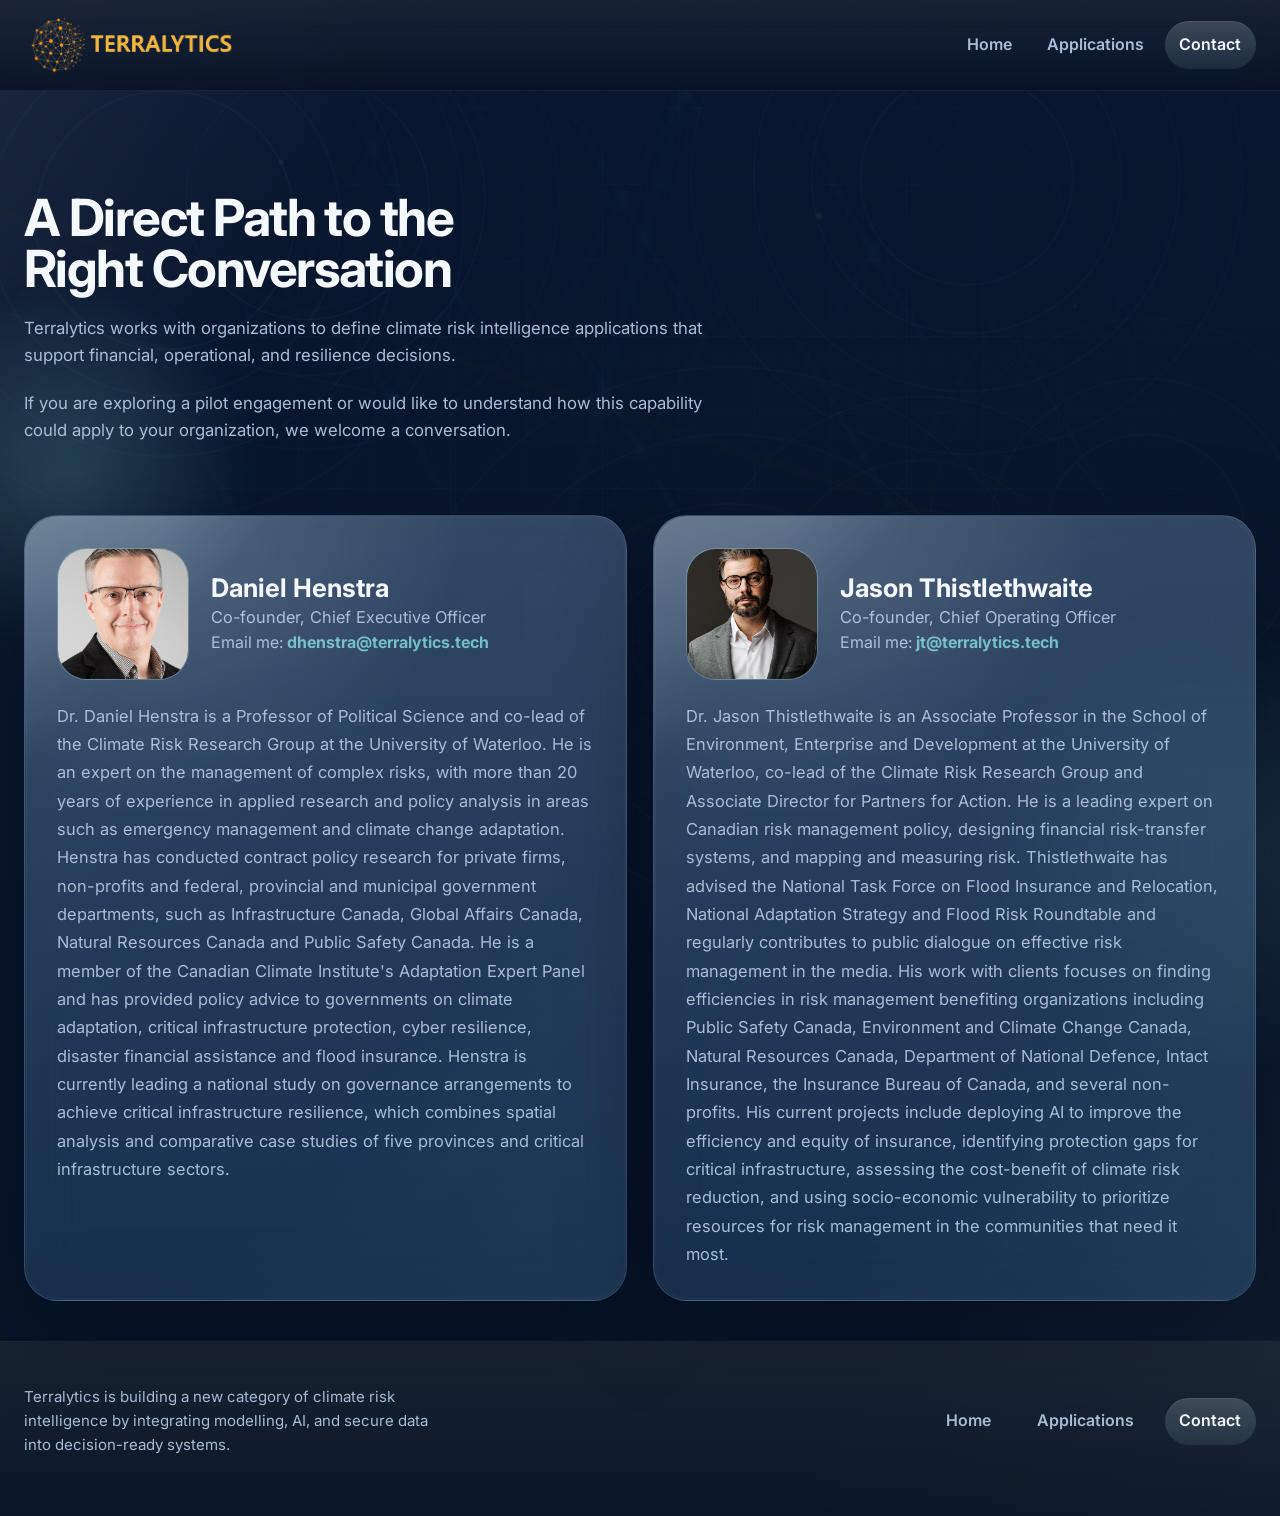
<file: contact.html>
<!DOCTYPE html>
<html lang="en">
  <head>
    <meta charset="UTF-8" />
    <meta name="viewport" content="width=device-width, initial-scale=1.0" />
    <title>Terralytics | Contact</title>
    <meta
      name="description"
      content="Discuss an application with Terralytics and explore how climate risk intelligence can support your organization."
    />
    <link rel="preconnect" href="https://fonts.googleapis.com" />
    <link rel="preconnect" href="https://fonts.gstatic.com" crossorigin />
    <link
      href="https://fonts.googleapis.com/css2?family=Inter:wght@400;500;600;700;800&display=swap"
      rel="stylesheet"
    />
    <link rel="stylesheet" href="assets/css/style.css" />
  </head>
  <body data-page="contact">
    <div class="page-shell">
      <div data-site-header></div>
      <main id="main-content">
        <section class="section contact-page-intro">
          <div class="container stack-lg">
            <div class="stack-md reveal contact-intro">
              <h2 class="section-title wide">A Direct Path to the Right Conversation</h2>
              <p class="section-subtitle">
                Terralytics works with organizations to define climate risk intelligence applications
                that support financial, operational, and resilience decisions.
              </p>
              <p class="section-subtitle">
                If you are exploring a pilot engagement or would like to understand how this capability
                could apply to your organization, we welcome a conversation.
              </p>
            </div>

            <div class="contact-cards">
              <article class="card contact-card reveal">
                <div class="profile">
                  <div class="avatar avatar-photo" aria-hidden="true">
                    <img
                      src="assets/images/daniel-henstra.jpg"
                      alt="Portrait of Daniel Henstra"
                      onerror="this.style.display='none'"
                    />
                  </div>
                  <div>
                    <h3>Daniel Henstra</h3>
                    <p class="contact-role">Co-founder, Chief Executive Officer</p>
                    <p class="contact-linkline">
                      Email me:
                      <a href="mailto:dhenstra@terralytics.tech">dhenstra@terralytics.tech</a>
                    </p>
                  </div>
                </div>
                <p class="contact-bio">
                  Dr. Daniel Henstra is a Professor of Political Science and co-lead of the Climate Risk
                  Research Group at the University of Waterloo. He is an expert on the management of
                  complex risks, with more than 20 years of experience in applied research and policy
                  analysis in areas such as emergency management and climate change adaptation. Henstra
                  has conducted contract policy research for private firms, non-profits and federal,
                  provincial and municipal government departments, such as Infrastructure Canada, Global
                  Affairs Canada, Natural Resources Canada and Public Safety Canada. He is a member of the
                  Canadian Climate Institute's Adaptation Expert Panel and has provided policy advice to
                  governments on climate adaptation, critical infrastructure protection, cyber resilience,
                  disaster financial assistance and flood insurance. Henstra is currently leading a
                  national study on governance arrangements to achieve critical infrastructure resilience,
                  which combines spatial analysis and comparative case studies of five provinces and
                  critical infrastructure sectors.
                </p>
              </article>

              <article class="card contact-card reveal" id="jason-card">
                <div class="profile">
                  <div class="avatar avatar-photo" aria-hidden="true">
                    <img
                      src="assets/images/jason.jpg"
                      alt="Portrait of Jason Thistlethwaite"
                      onerror="this.style.display='none'"
                    />
                  </div>
                  <div>
                    <h3>Jason Thistlethwaite</h3>
                    <p class="contact-role">Co-founder, Chief Operating Officer</p>
                    <p class="contact-linkline">
                      Email me:
                      <a href="mailto:jt@terralytics.tech">jt@terralytics.tech</a>
                    </p>
                  </div>
                </div>
                <p class="contact-bio">
                  Dr. Jason Thistlethwaite is an Associate Professor in the School of Environment,
                  Enterprise and Development at the University of Waterloo, co-lead of the Climate Risk
                  Research Group and Associate Director for Partners for Action. He is a leading expert
                  on Canadian risk management policy, designing financial risk-transfer systems, and
                  mapping and measuring risk. Thistlethwaite has advised the National Task Force on
                  Flood Insurance and Relocation, National Adaptation Strategy and Flood Risk Roundtable
                  and regularly contributes to public dialogue on effective risk management in the media.
                  His work with clients focuses on finding efficiencies in risk management benefiting
                  organizations including Public Safety Canada, Environment and Climate Change Canada,
                  Natural Resources Canada, Department of National Defence, Intact Insurance, the
                  Insurance Bureau of Canada, and several non-profits. His current projects include
                  deploying AI to improve the efficiency and equity of insurance, identifying protection
                  gaps for critical infrastructure, assessing the cost-benefit of climate risk
                  reduction, and using socio-economic vulnerability to prioritize resources for risk
                  management in the communities that need it most.
                </p>
              </article>
            </div>
          </div>
        </section>
      </main>
      <div data-site-footer></div>
    </div>
    <script type="module" src="assets/js/main.js"></script>
  </body>
</html>
</file>
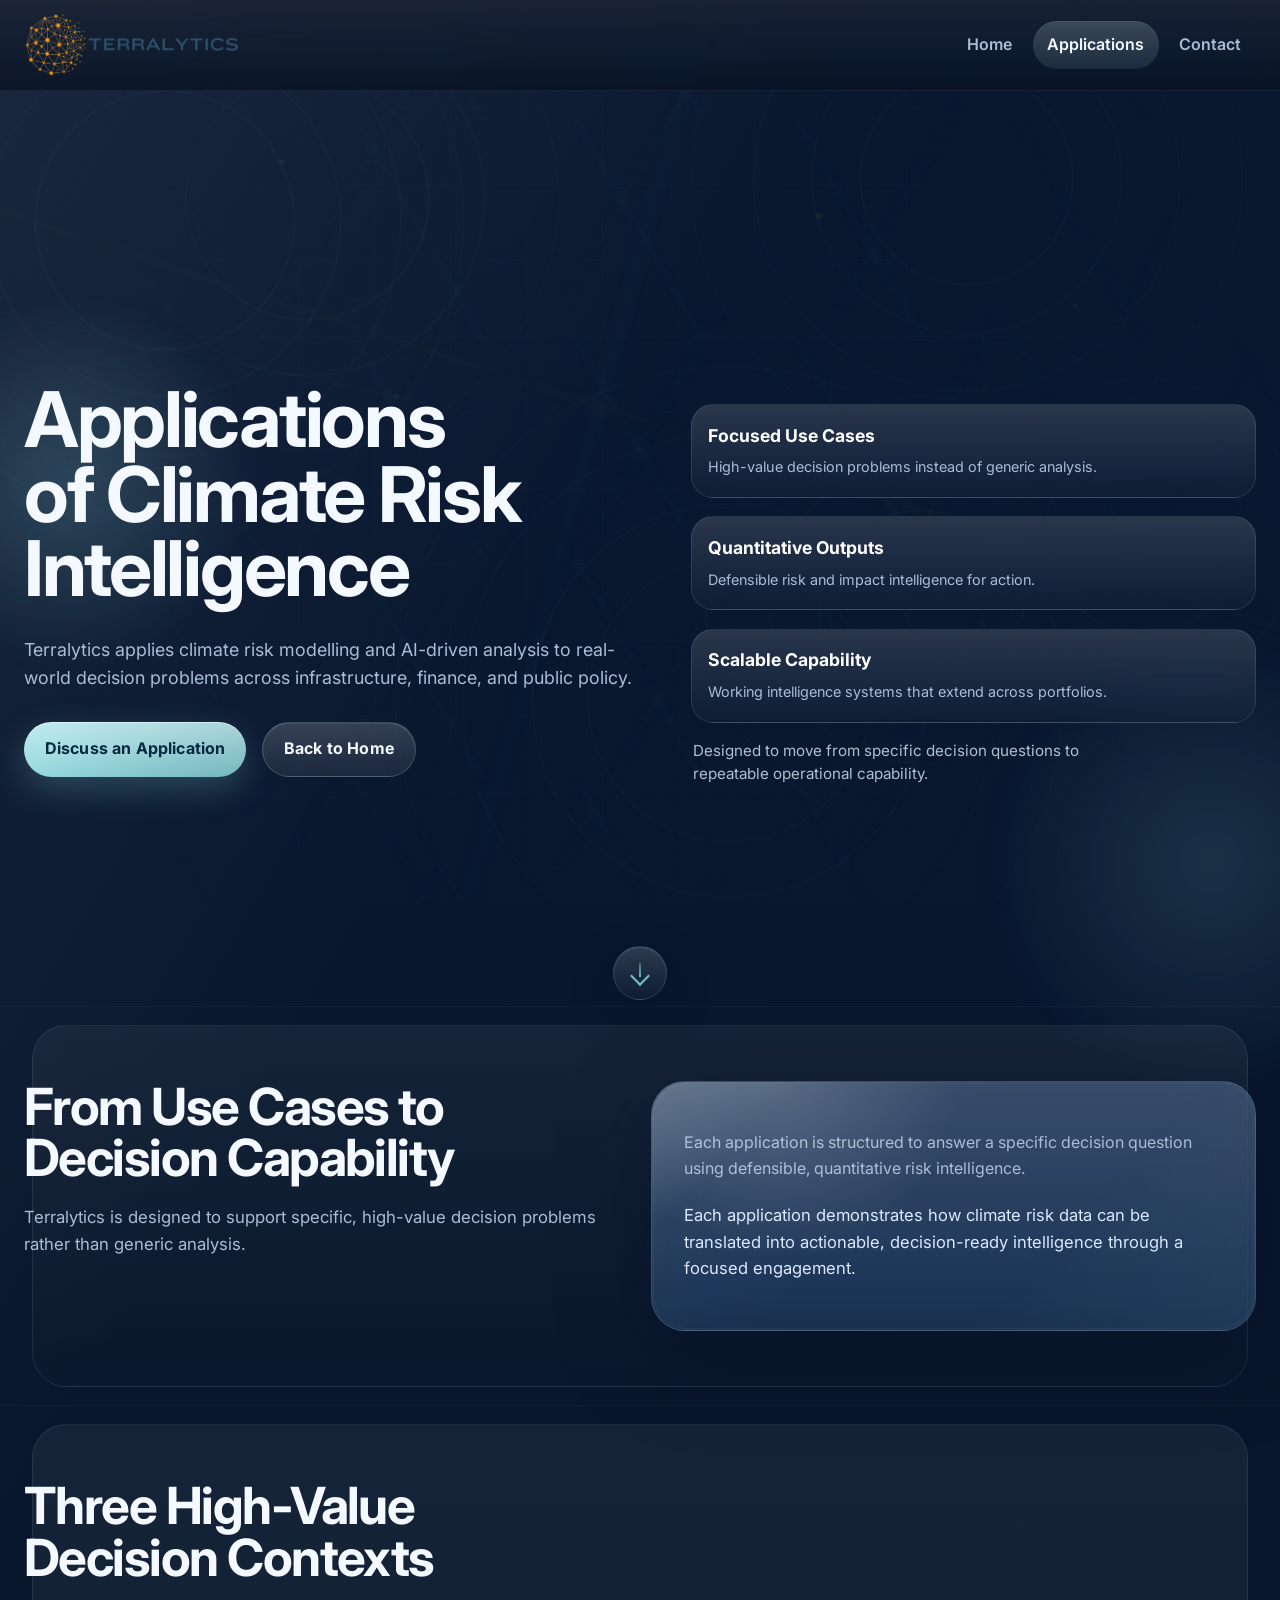
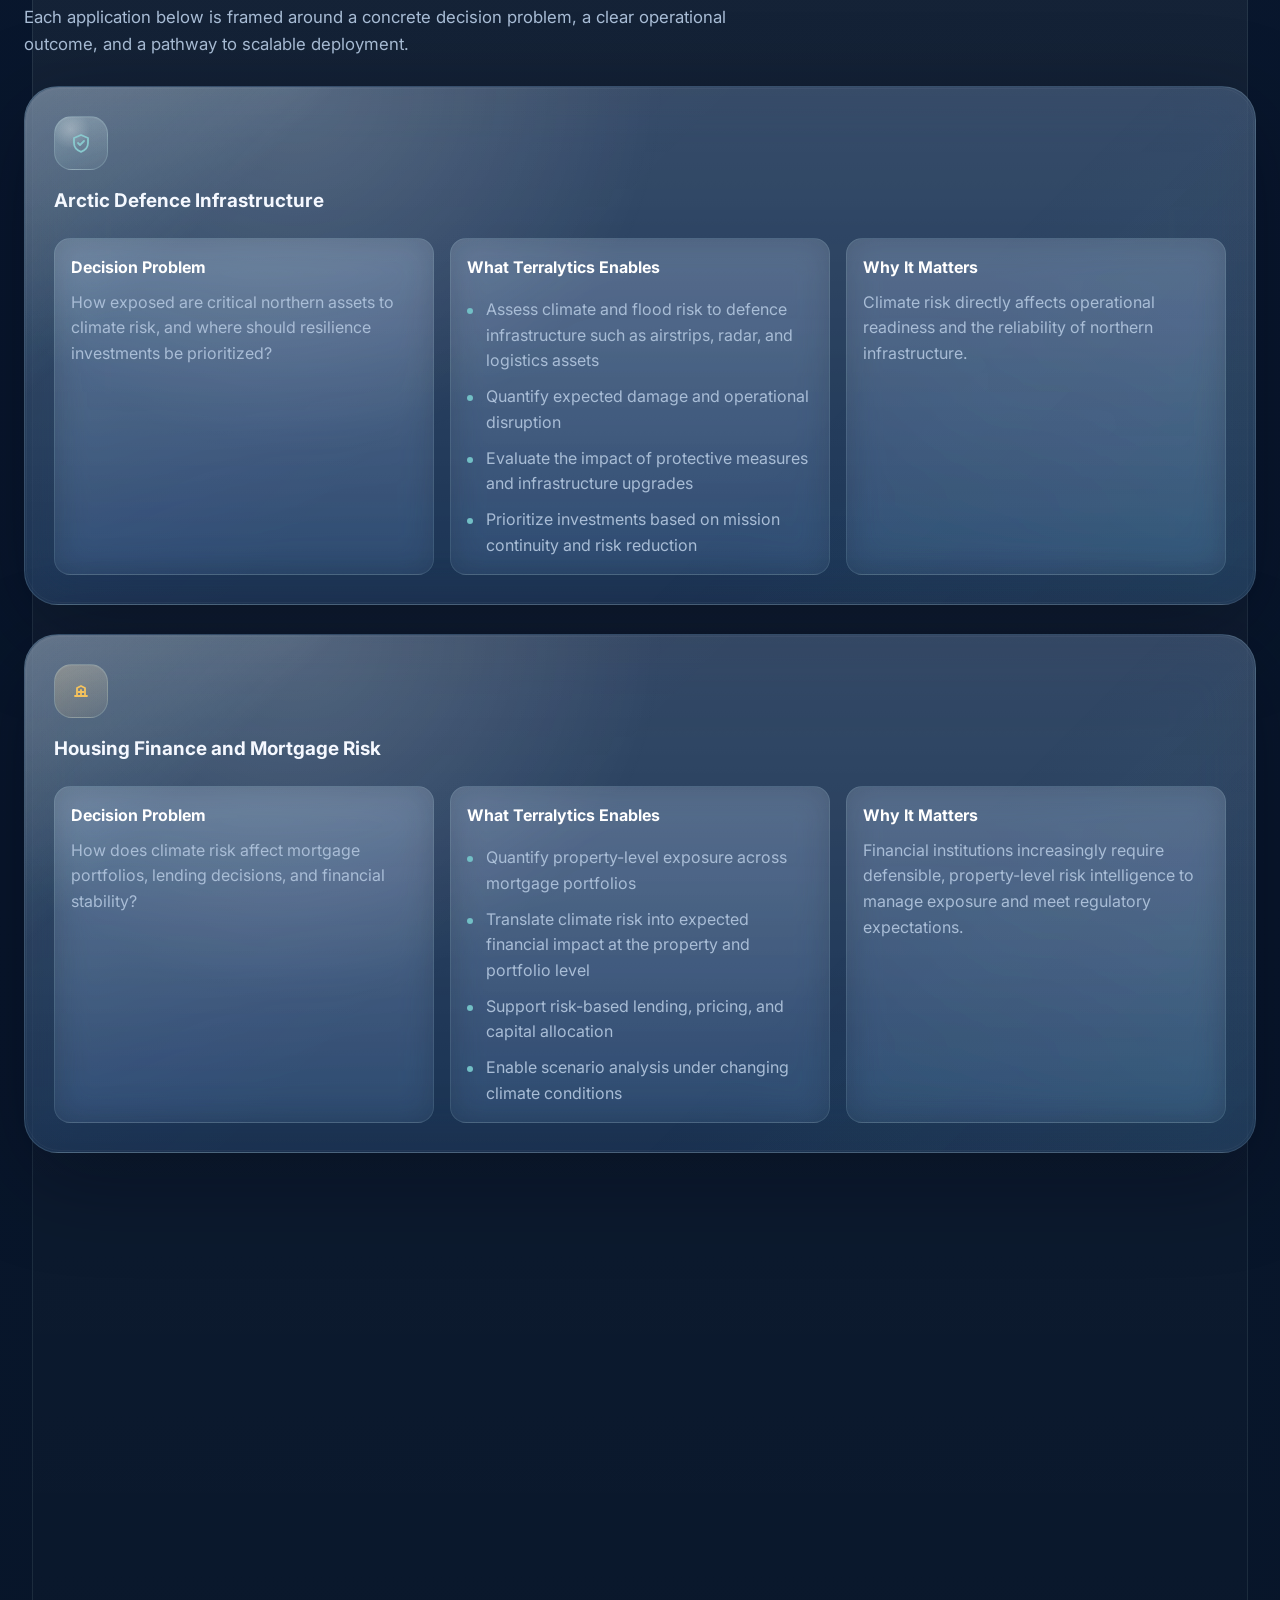
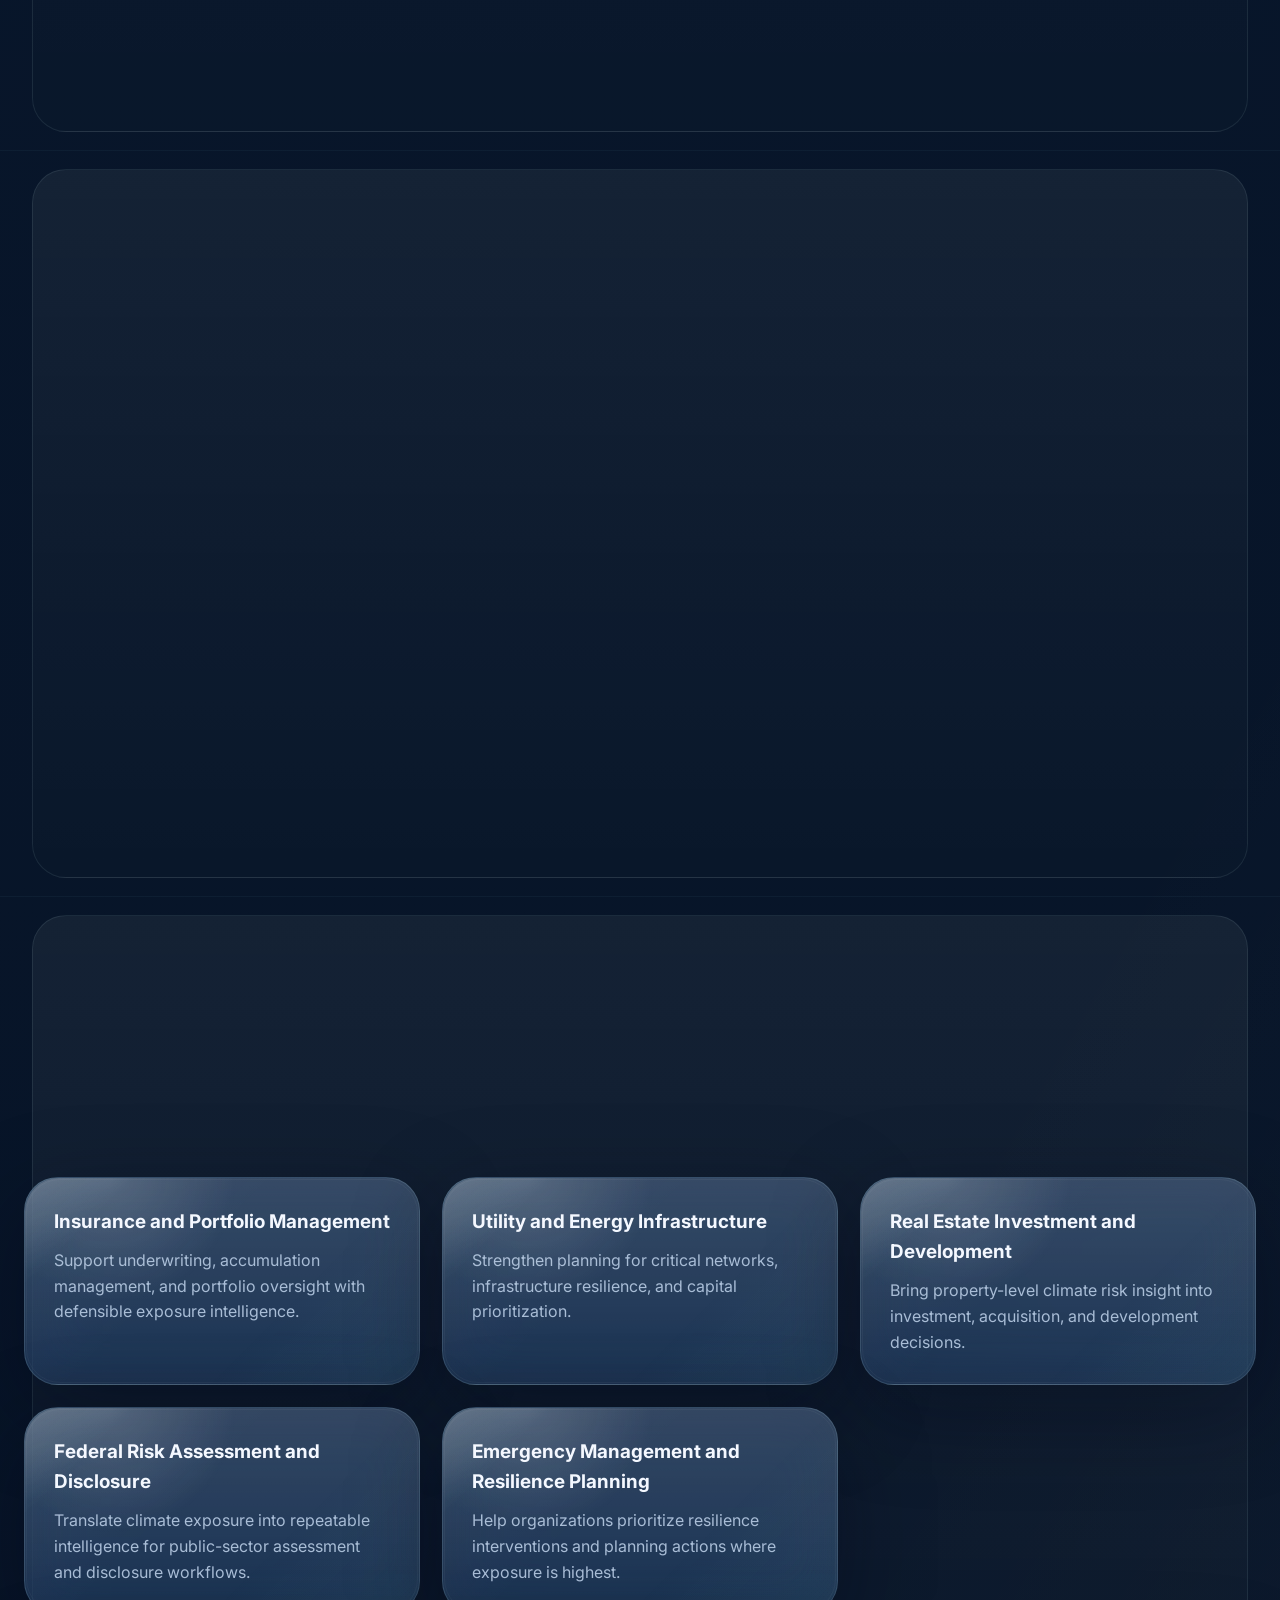
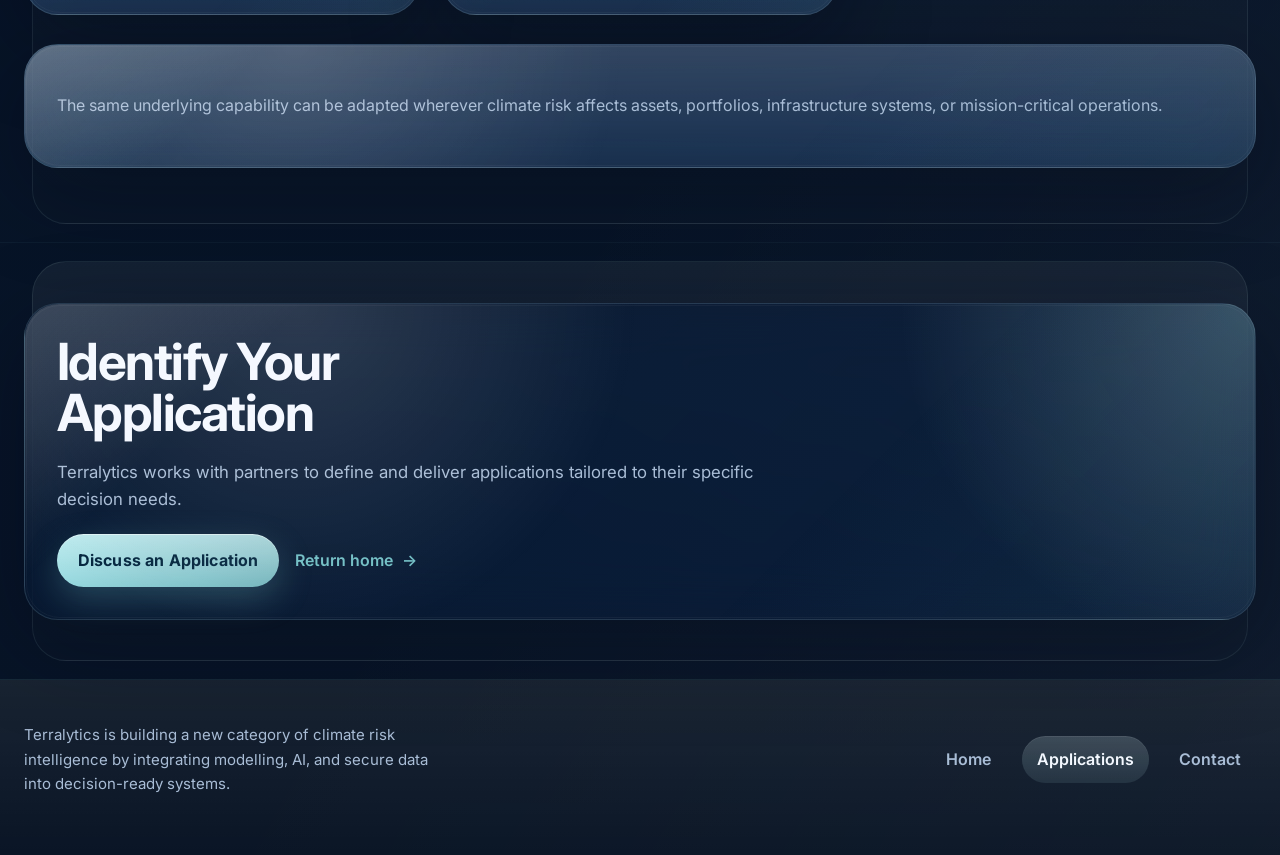
<file: site/applications.html>
<!DOCTYPE html>
<html lang="en">
  <head>
    <meta charset="UTF-8" />
    <meta name="viewport" content="width=device-width, initial-scale=1.0" />
    <title>Terralytics | Applications</title>
    <meta
      name="description"
      content="Applications of climate risk intelligence across infrastructure, finance, and public policy."
    />
    <link rel="preconnect" href="https://fonts.googleapis.com" />
    <link rel="preconnect" href="https://fonts.gstatic.com" crossorigin />
    <link
      href="https://fonts.googleapis.com/css2?family=Inter:wght@400;500;600;700;800&display=swap"
      rel="stylesheet"
    />
    <link rel="stylesheet" href="assets/css/style.css" />
  </head>
  <body data-page="applications">
    <div class="page-shell">
      <div data-site-header></div>
      <main id="main-content">
        <section class="section hero">
          <div class="container hero-grid applications-hero-grid">
            <div class="hero-copy stack-lg reveal">
              <h1 class="section-title wide">Applications of Climate Risk Intelligence</h1>
              <p class="lead hero-lede">
                Terralytics applies climate risk modelling and AI-driven analysis to real-world decision
                problems across infrastructure, finance, and public policy.
              </p>
              <div class="button-row">
                <a class="cta-button" href="contact.html">Discuss an Application</a>
                <a class="secondary-button" href="index.html">Back to Home</a>
              </div>
            </div>
            <div class="applications-bubble-stack reveal" aria-label="Applications overview">
              <div class="applications-bubble-list">
                <article class="hero-stat applications-bubble applications-bubble-primary">
                  <strong>Focused Use Cases</strong>
                  <span>High-value decision problems instead of generic analysis.</span>
                </article>
                <article class="hero-stat applications-bubble">
                  <strong>Quantitative Outputs</strong>
                  <span>Defensible risk and impact intelligence for action.</span>
                </article>
                <article class="hero-stat applications-bubble">
                  <strong>Scalable Capability</strong>
                  <span>Working intelligence systems that extend across portfolios.</span>
                </article>
              </div>
              <div class="applications-bubble-footer">
                <p class="applications-hero-caption">
                  Designed to move from specific decision questions to repeatable operational capability.
                </p>
              </div>
            </div>
          </div>
          <a class="scroll-cue" href="#applications-detail" aria-label="Scroll to explore more content"></a>
        </section>

        <section class="section" id="applications-detail">
          <div class="container grid-2">
            <div class="stack-md reveal">
              <h2 class="section-title wide">From Use Cases to Decision Capability</h2>
              <p class="section-subtitle">
                Terralytics is designed to support specific, high-value decision problems rather than
                generic analysis.
              </p>
            </div>
            <div class="panel reveal stack-md">
              <p class="copy">
                Each application is structured to answer a specific decision question using defensible,
                quantitative risk intelligence.
              </p>
              <p class="highlight-line">
                Each application demonstrates how climate risk data can be translated into actionable,
                decision-ready intelligence through a focused engagement.
              </p>
            </div>
          </div>
        </section>

        <section class="section">
          <div class="container stack-lg">
            <div class="stack-md reveal">
              <h2 class="section-title wide">Three High-Value Decision Contexts</h2>
              <p class="section-subtitle">
                Each application below is framed around a concrete decision problem, a clear operational
                outcome, and a pathway to scalable deployment.
              </p>
            </div>

            <article class="card application-block reveal" id="application-cases">
              <div class="card-icon" aria-hidden="true">
                <svg viewBox="0 0 24 24">
                  <path d="M12 4l7 3v5c0 4.5-2.8 7.2-7 8.8C7.8 19.2 5 16.5 5 12V7z" />
                  <path d="M9 12l2 2 4-4" />
                </svg>
              </div>
              <h3>Arctic Defence Infrastructure</h3>
              <div class="application-meta">
                <div class="meta-panel">
                  <strong>Decision Problem</strong>
                  <p>How exposed are critical northern assets to climate risk, and where should resilience investments be prioritized?</p>
                </div>
                <div class="meta-panel">
                  <strong>What Terralytics Enables</strong>
                  <ul>
                    <li>Assess climate and flood risk to defence infrastructure such as airstrips, radar, and logistics assets</li>
                    <li>Quantify expected damage and operational disruption</li>
                    <li>Evaluate the impact of protective measures and infrastructure upgrades</li>
                    <li>Prioritize investments based on mission continuity and risk reduction</li>
                  </ul>
                </div>
                <div class="meta-panel">
                  <strong>Why It Matters</strong>
                  <p>Climate risk directly affects operational readiness and the reliability of northern infrastructure.</p>
                </div>
              </div>
            </article>

            <article class="card application-block reveal">
              <div class="card-icon" aria-hidden="true">
                <svg viewBox="0 0 24 24">
                  <path d="M6 17h12" />
                  <path d="M8 17V9l4-2 4 2v8" />
                  <path d="M12 11v6" />
                  <path d="M9.5 13h5" />
                </svg>
              </div>
              <h3>Housing Finance and Mortgage Risk</h3>
              <div class="application-meta">
                <div class="meta-panel">
                  <strong>Decision Problem</strong>
                  <p>How does climate risk affect mortgage portfolios, lending decisions, and financial stability?</p>
                </div>
                <div class="meta-panel">
                  <strong>What Terralytics Enables</strong>
                  <ul>
                    <li>Quantify property-level exposure across mortgage portfolios</li>
                    <li>Translate climate risk into expected financial impact at the property and portfolio level</li>
                    <li>Support risk-based lending, pricing, and capital allocation</li>
                    <li>Enable scenario analysis under changing climate conditions</li>
                  </ul>
                </div>
                <div class="meta-panel">
                  <strong>Why It Matters</strong>
                  <p>Financial institutions increasingly require defensible, property-level risk intelligence to manage exposure and meet regulatory expectations.</p>
                </div>
              </div>
            </article>

            <article class="card application-block reveal">
              <div class="card-icon" aria-hidden="true">
                <svg viewBox="0 0 24 24">
                  <path d="M5 18h14" />
                  <path d="M7 18v-8h4v8" />
                  <path d="M13 18v-5h4v5" />
                  <path d="M7 7h10" />
                  <path d="M7 4h10" />
                </svg>
              </div>
              <h3>Municipal Infrastructure Planning</h3>
              <div class="application-meta">
                <div class="meta-panel">
                  <strong>Decision Problem</strong>
                  <p>Where should municipalities prioritize investments to reduce climate risk and protect communities?</p>
                </div>
                <div class="meta-panel">
                  <strong>What Terralytics Enables</strong>
                  <ul>
                    <li>Identify high-risk infrastructure and exposed communities</li>
                    <li>Evaluate the impact of flood mitigation options</li>
                    <li>Quantify avoided damage and the financial return on resilience investments</li>
                    <li>Support transparent, defensible infrastructure prioritization</li>
                  </ul>
                </div>
                <div class="meta-panel">
                  <strong>Why It Matters</strong>
                  <p>Municipalities face growing pressure to allocate limited resources toward the highest-impact resilience investments.</p>
                </div>
              </div>
            </article>
          </div>
        </section>

        <section class="section">
          <div class="container grid-2">
            <div class="stack-md reveal">
              <h2 class="section-title wide">Delivered Through Focused Engagements</h2>
              <p class="section-subtitle">
                Each application is implemented through a 90-day engagement designed to demonstrate a
                working decision-support capability.
              </p>
            </div>
            <div class="panel reveal">
              <div class="timeline-step">
                <div class="card-icon" aria-hidden="true">
                  <svg viewBox="0 0 24 24">
                    <path d="M5 12h14" />
                    <path d="M14 7l5 5-5 5" />
                  </svg>
                </div>
                <h3>Typical Structure</h3>
                <ul>
                  <li>Define a specific decision problem</li>
                  <li>Integrate relevant datasets including hazard, assets, and infrastructure</li>
                  <li>Generate risk and impact outputs</li>
                  <li>Deliver scenario analysis and decision-ready insights</li>
                </ul>
              </div>
              <div class="divider" style="margin: 1.4rem 0;"></div>
              <p class="copy"><strong style="color: white;">Output:</strong> A repeatable intelligence capability that can be scaled across portfolios, regions, or asset classes.</p>
              <p class="copy" style="margin-top: 1rem;">
                This moves organizations from analysis to implementation by embedding risk intelligence
                directly into planning and investment processes.
              </p>
            </div>
          </div>
        </section>

        <section class="section">
          <div class="container stack-lg">
            <div class="stack-md reveal">
              <h2 class="section-title wide">Extensible Across Sectors</h2>
              <p class="section-subtitle">
                The Terralytics platform can be applied wherever climate risk affects financial exposure or
                operational resilience.
              </p>
            </div>
            <div class="grid-3">
              <article class="card audience-card reveal">
                <h3>Insurance and Portfolio Management</h3>
                <p>Support underwriting, accumulation management, and portfolio oversight with defensible exposure intelligence.</p>
              </article>
              <article class="card audience-card reveal">
                <h3>Utility and Energy Infrastructure</h3>
                <p>Strengthen planning for critical networks, infrastructure resilience, and capital prioritization.</p>
              </article>
              <article class="card audience-card reveal">
                <h3>Real Estate Investment and Development</h3>
                <p>Bring property-level climate risk insight into investment, acquisition, and development decisions.</p>
              </article>
              <article class="card audience-card reveal">
                <h3>Federal Risk Assessment and Disclosure</h3>
                <p>Translate climate exposure into repeatable intelligence for public-sector assessment and disclosure workflows.</p>
              </article>
              <article class="card audience-card reveal">
                <h3>Emergency Management and Resilience Planning</h3>
                <p>Help organizations prioritize resilience interventions and planning actions where exposure is highest.</p>
              </article>
            </div>
            <div class="panel reveal">
              <p class="copy">
                The same underlying capability can be adapted wherever climate risk affects assets,
                portfolios, infrastructure systems, or mission-critical operations.
              </p>
            </div>
          </div>
        </section>

        <section class="section compact">
          <div class="container">
            <div class="panel cta-band reveal">
              <div class="stack-md">
                <h2 class="section-title wide">Identify Your Application</h2>
                <p class="section-subtitle">
                  Terralytics works with partners to define and deliver applications tailored to their
                  specific decision needs.
                </p>
                <div class="button-row">
                  <a class="cta-button" href="contact.html">Discuss an Application</a>
                  <a class="text-link" href="index.html">Return home</a>
                </div>
              </div>
            </div>
          </div>
        </section>
      </main>
      <div data-site-footer></div>
    </div>
    <script type="module" src="assets/js/main.js"></script>
  </body>
</html>
</file>
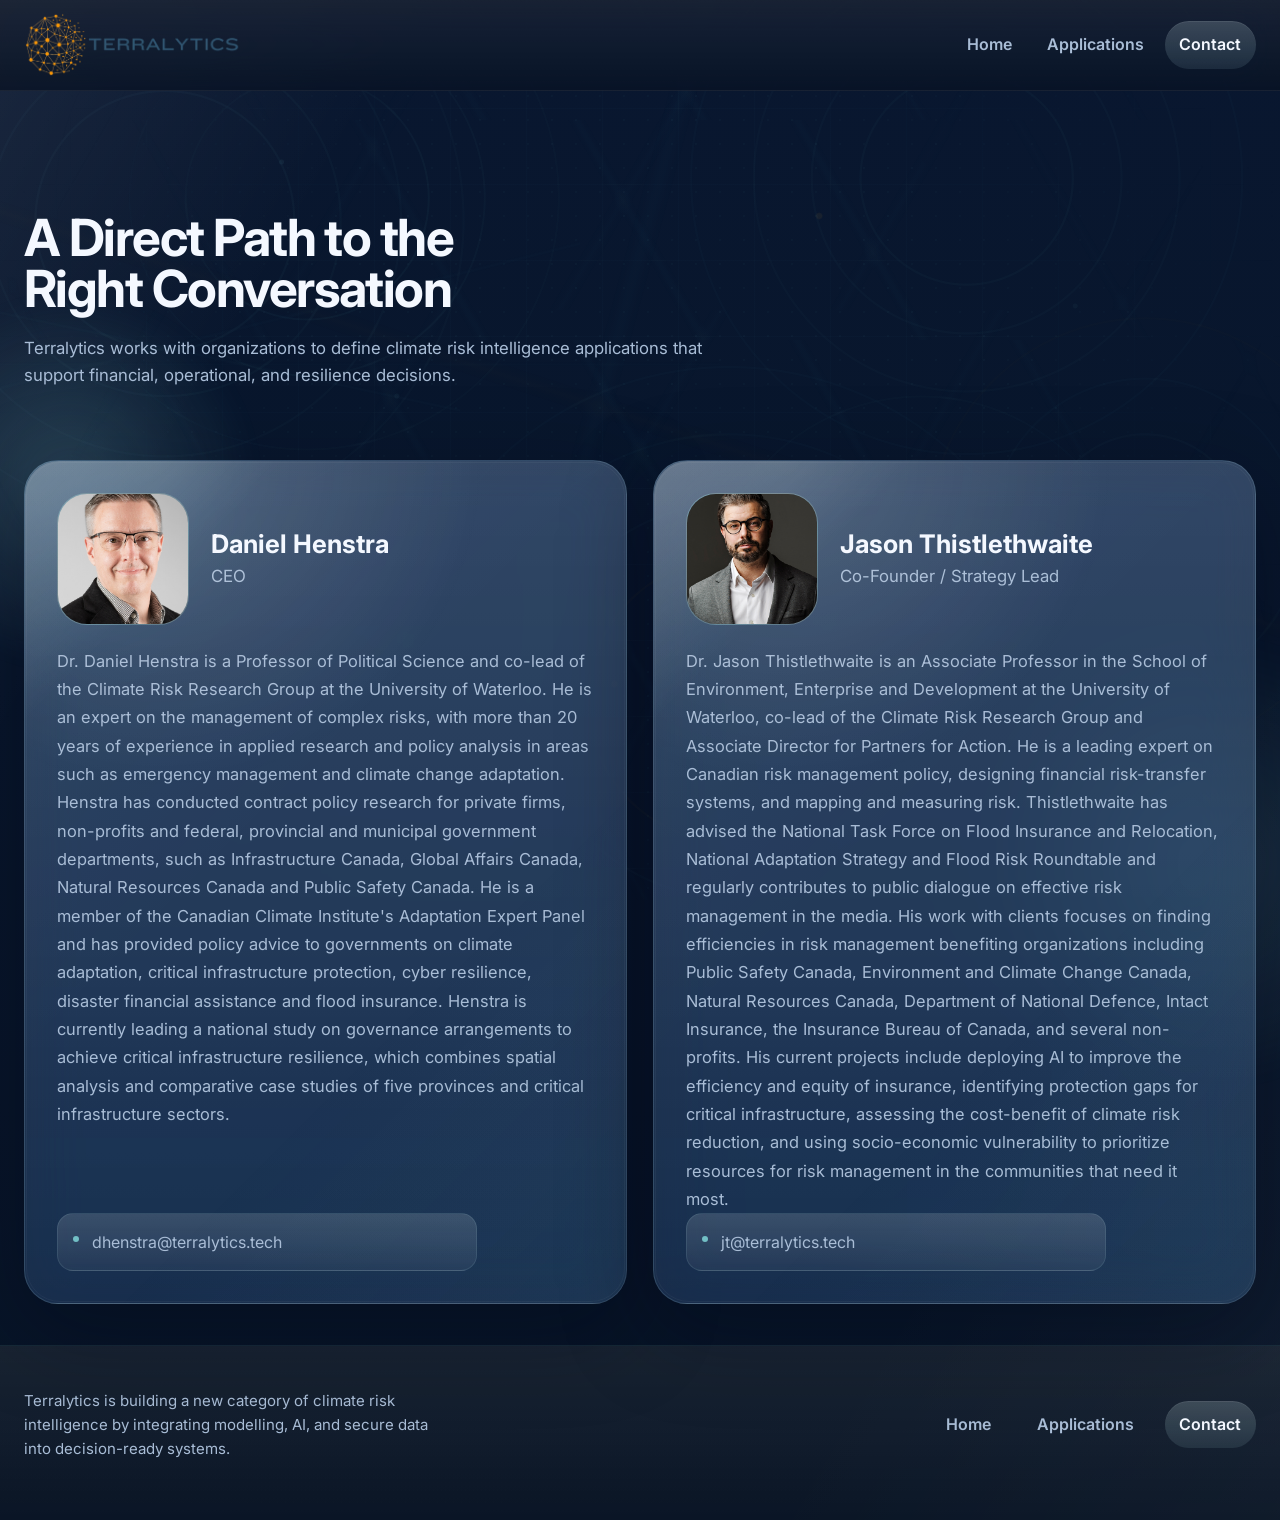
<file: site/contact.html>
<!DOCTYPE html>
<html lang="en">
  <head>
    <meta charset="UTF-8" />
    <meta name="viewport" content="width=device-width, initial-scale=1.0" />
    <title>Terralytics | Contact</title>
    <meta
      name="description"
      content="Discuss an application with Terralytics and explore how climate risk intelligence can support your organization."
    />
    <link rel="preconnect" href="https://fonts.googleapis.com" />
    <link rel="preconnect" href="https://fonts.gstatic.com" crossorigin />
    <link
      href="https://fonts.googleapis.com/css2?family=Inter:wght@400;500;600;700;800&display=swap"
      rel="stylesheet"
    />
    <link rel="stylesheet" href="assets/css/style.css" />
  </head>
  <body data-page="contact">
    <div class="page-shell">
      <div data-site-header></div>
      <main id="main-content">
        <section class="section contact-page-intro">
          <div class="container stack-lg">
            <div class="stack-md reveal contact-intro">
              <h2 class="section-title wide">A Direct Path to the Right Conversation</h2>
              <p class="section-subtitle">
                Terralytics works with organizations to define climate risk intelligence applications
                that support financial, operational, and resilience decisions.
              </p>
            </div>

            <div class="contact-cards">
              <article class="card contact-card reveal">
                <div class="profile">
                  <div class="avatar avatar-photo" aria-hidden="true">
                    <img
                      src="assets/images/daniel-henstra.jpg"
                      alt="Portrait of Daniel Henstra"
                      onerror="this.style.display='none'"
                    />
                  </div>
                  <div>
                    <h3>Daniel Henstra</h3>
                    <p class="contact-role">CEO</p>
                  </div>
                </div>
                <p class="contact-bio">
                  Dr. Daniel Henstra is a Professor of Political Science and co-lead of the Climate Risk
                  Research Group at the University of Waterloo. He is an expert on the management of
                  complex risks, with more than 20 years of experience in applied research and policy
                  analysis in areas such as emergency management and climate change adaptation. Henstra
                  has conducted contract policy research for private firms, non-profits and federal,
                  provincial and municipal government departments, such as Infrastructure Canada, Global
                  Affairs Canada, Natural Resources Canada and Public Safety Canada. He is a member of the
                  Canadian Climate Institute's Adaptation Expert Panel and has provided policy advice to
                  governments on climate adaptation, critical infrastructure protection, cyber resilience,
                  disaster financial assistance and flood insurance. Henstra is currently leading a
                  national study on governance arrangements to achieve critical infrastructure resilience,
                  which combines spatial analysis and comparative case studies of five provinces and
                  critical infrastructure sectors.
                </p>
                <ul class="contact-meta">
                  <li>dhenstra@terralytics.tech</li>
                </ul>
              </article>

              <article class="card contact-card reveal" id="jason-card">
                <div class="profile">
                  <div class="avatar avatar-photo" aria-hidden="true">
                    <img
                      src="assets/images/jason.jpg"
                      alt="Portrait of Jason Thistlethwaite"
                      onerror="this.style.display='none'"
                    />
                  </div>
                  <div>
                    <h3>Jason Thistlethwaite</h3>
                    <p class="contact-role">Co-Founder / Strategy Lead</p>
                  </div>
                </div>
                <p class="contact-bio">
                  Dr. Jason Thistlethwaite is an Associate Professor in the School of Environment,
                  Enterprise and Development at the University of Waterloo, co-lead of the Climate Risk
                  Research Group and Associate Director for Partners for Action. He is a leading expert
                  on Canadian risk management policy, designing financial risk-transfer systems, and
                  mapping and measuring risk. Thistlethwaite has advised the National Task Force on
                  Flood Insurance and Relocation, National Adaptation Strategy and Flood Risk Roundtable
                  and regularly contributes to public dialogue on effective risk management in the media.
                  His work with clients focuses on finding efficiencies in risk management benefiting
                  organizations including Public Safety Canada, Environment and Climate Change Canada,
                  Natural Resources Canada, Department of National Defence, Intact Insurance, the
                  Insurance Bureau of Canada, and several non-profits. His current projects include
                  deploying AI to improve the efficiency and equity of insurance, identifying protection
                  gaps for critical infrastructure, assessing the cost-benefit of climate risk
                  reduction, and using socio-economic vulnerability to prioritize resources for risk
                  management in the communities that need it most.
                </p>
                <ul class="contact-meta">
                  <li>jt@terralytics.tech</li>
                </ul>
              </article>
            </div>
          </div>
        </section>
      </main>
      <div data-site-footer></div>
    </div>
    <script type="module" src="assets/js/main.js"></script>
  </body>
</html>
</file>
<file: assets/css/style.css>
:root {
  --bg: #0a1d3b;
  --bg-deep: #08152d;
  --bg-soft: rgba(16, 38, 74, 0.72);
  --surface: rgba(25, 58, 103, 0.42);
  --surface-strong: rgba(14, 34, 66, 0.72);
  --surface-light: rgba(114, 191, 197, 0.12);
  --border: rgba(198, 241, 244, 0.18);
  --border-strong: rgba(198, 241, 244, 0.3);
  --text: #f4f8ff;
  --muted: #a9bdd6;
  --primary: #72bfc5;
  --secondary: #22c55e;
  --highlight: #f5b83e;
  --shadow: 0 26px 90px rgba(0, 7, 20, 0.34);
  --shadow-soft: 0 16px 48px rgba(0, 7, 20, 0.22);
  --radius-lg: 34px;
  --radius-md: 24px;
  --radius-sm: 18px;
  --container: 1320px;
  --header-height: 90px;
  --transition: 240ms ease;
}

* {
  box-sizing: border-box;
}

html {
  scroll-behavior: smooth;
  overflow-x: clip;
}

body {
  margin: 0;
  min-width: 320px;
  overflow-x: clip;
  color: var(--text);
  background:
    radial-gradient(circle at 10% 12%, rgba(155, 235, 240, 0.34), transparent 0 22%),
    radial-gradient(circle at 82% 8%, rgba(245, 184, 62, 0.18), transparent 0 18%),
    radial-gradient(circle at 88% 82%, rgba(114, 191, 197, 0.16), transparent 0 22%),
    radial-gradient(circle at 54% 42%, rgba(255, 255, 255, 0.08), transparent 0 32%),
    radial-gradient(circle at 24% 76%, rgba(114, 191, 197, 0.1), transparent 0 26%),
    linear-gradient(120deg, rgba(255, 255, 255, 0.07) 0, transparent 20%, transparent 76%, rgba(255, 255, 255, 0.035) 100%),
    linear-gradient(180deg, #091730 0%, #08162b 44%, #071427 100%);
  font-family: "Inter", "Segoe UI", sans-serif;
  line-height: 1.6;
}

body::before {
  content: "";
  position: fixed;
  inset: 0;
  pointer-events: none;
  background-image:
    linear-gradient(rgba(114, 191, 197, 0.036) 1px, transparent 1px),
    linear-gradient(90deg, rgba(114, 191, 197, 0.036) 1px, transparent 1px),
    radial-gradient(circle, rgba(114, 191, 197, 0.05) 1.2px, transparent 1.2px),
    linear-gradient(60deg, transparent 0 47%, rgba(114, 191, 197, 0.03) 50%, transparent 53%),
    linear-gradient(120deg, transparent 0 47%, rgba(114, 191, 197, 0.024) 50%, transparent 53%),
    radial-gradient(circle at 24% 22%, transparent 0 120px, rgba(114, 191, 197, 0.07) 121px 122px, transparent 123px 176px, rgba(114, 191, 197, 0.055) 177px 178px, transparent 179px 250px, rgba(114, 191, 197, 0.04) 251px 252px, transparent 253px),
    radial-gradient(circle at 72% 68%, transparent 0 100px, rgba(114, 191, 197, 0.06) 101px 102px, transparent 103px 150px, rgba(245, 184, 62, 0.035) 151px 152px, transparent 153px 214px, rgba(114, 191, 197, 0.04) 215px 216px, transparent 217px);
  background-size: 76px 76px, 76px 76px, 24px 24px, 220px 220px, 280px 280px, auto, auto;
  background-position: center, center, 12px 12px, center, center, center, center;
  mask-image: radial-gradient(circle at center, black 46%, transparent 92%);
  opacity: 0.62;
  animation: ambientGridDrift 30s linear infinite;
}

body::after {
  content: "";
  position: fixed;
  inset: 0;
  pointer-events: none;
  background:
    radial-gradient(circle at 18% 24%, rgba(195, 243, 246, 0.18), transparent 0 16%),
    radial-gradient(circle at 72% 20%, rgba(170, 234, 240, 0.16), transparent 0 18%),
    radial-gradient(circle at 68% 72%, rgba(245, 184, 62, 0.1), transparent 0 12%),
    radial-gradient(circle at 48% 50%, rgba(255, 255, 255, 0.06), transparent 0 20%),
    radial-gradient(circle at 34% 78%, rgba(114, 191, 197, 0.08), transparent 0 16%);
  mix-blend-mode: screen;
  opacity: 1;
  animation: ambientGlowFloat 18s ease-in-out infinite alternate;
}

img {
  max-width: 100%;
  display: block;
}

a {
  color: inherit;
  text-decoration: none;
}

a:focus-visible,
button:focus-visible,
input:focus-visible,
textarea:focus-visible,
select:focus-visible {
  outline: 2px solid rgba(114, 191, 197, 0.92);
  outline-offset: 3px;
}

button,
input,
textarea,
select {
  font: inherit;
}

.page-shell {
  position: relative;
  overflow: clip;
}

.page-shell::before,
.page-shell::after {
  content: "";
  position: absolute;
  inset: auto;
  pointer-events: none;
  border-radius: 999px;
  filter: blur(18px);
  opacity: 0.9;
}

.page-shell::before {
  top: 180px;
  left: -120px;
  width: 380px;
  height: 380px;
  background: radial-gradient(circle, rgba(155, 235, 240, 0.22), transparent 70%);
  animation: ambientOrbFloat 16s ease-in-out infinite alternate;
}

.page-shell::after {
  right: -160px;
  top: 520px;
  width: 460px;
  height: 460px;
  background: radial-gradient(circle, rgba(155, 235, 240, 0.14), transparent 72%);
  animation: ambientOrbFloatReverse 20s ease-in-out infinite alternate;
}

.page-shell .ambient-climate {
  position: fixed;
  inset: 0;
  z-index: 0;
  pointer-events: none;
  overflow: hidden;
}

.ambient-climate::before,
.ambient-climate::after {
  content: "";
  position: absolute;
  inset: 0;
}

.ambient-climate::before {
  opacity: 0.38;
  background-image:
    radial-gradient(circle at 18% 28%, transparent 0 110px, rgba(114, 191, 197, 0.1) 111px 112px, transparent 113px 150px, rgba(114, 191, 197, 0.09) 151px 152px, transparent 153px 202px, rgba(114, 191, 197, 0.08) 203px 204px, transparent 205px 256px, rgba(114, 191, 197, 0.07) 257px 258px, transparent 259px),
    radial-gradient(circle at 72% 24%, transparent 0 90px, rgba(114, 191, 197, 0.09) 91px 92px, transparent 93px 132px, rgba(114, 191, 197, 0.08) 133px 134px, transparent 135px 182px, rgba(114, 191, 197, 0.07) 183px 184px, transparent 185px 236px, rgba(114, 191, 197, 0.06) 237px 238px, transparent 239px),
    radial-gradient(circle at 56% 74%, transparent 0 120px, rgba(245, 184, 62, 0.07) 121px 122px, transparent 123px 168px, rgba(114, 191, 197, 0.08) 169px 170px, transparent 171px 228px, rgba(114, 191, 197, 0.06) 229px 230px, transparent 231px 286px, rgba(114, 191, 197, 0.06) 287px 288px, transparent 289px),
    radial-gradient(circle at 84% 58%, transparent 0 84px, rgba(114, 191, 197, 0.08) 85px 86px, transparent 87px 132px, rgba(114, 191, 197, 0.06) 133px 134px, transparent 135px 184px, rgba(245, 184, 62, 0.04) 185px 186px, transparent 187px),
    linear-gradient(105deg, transparent 0 46%, rgba(114, 191, 197, 0.05) 47%, transparent 48% 100%),
    linear-gradient(18deg, transparent 0 51%, rgba(245, 184, 62, 0.035) 52%, transparent 53% 100%);
  transform: scale(1.16);
  animation: contourDrift 28s ease-in-out infinite alternate;
}

.ambient-climate::after {
  opacity: 0.3;
  background-image:
    radial-gradient(circle at 22% 18%, rgba(114, 191, 197, 0.24) 0 2px, transparent 3px),
    radial-gradient(circle at 31% 44%, rgba(114, 191, 197, 0.18) 0 2px, transparent 3px),
    radial-gradient(circle at 64% 24%, rgba(245, 184, 62, 0.22) 0 2.4px, transparent 4px),
    radial-gradient(circle at 74% 58%, rgba(114, 191, 197, 0.18) 0 2px, transparent 3px),
    radial-gradient(circle at 48% 76%, rgba(245, 184, 62, 0.2) 0 2.4px, transparent 4px),
    radial-gradient(circle at 84% 34%, rgba(114, 191, 197, 0.16) 0 2px, transparent 3px),
    linear-gradient(12deg, transparent 0 26%, rgba(114, 191, 197, 0.08) 26.4%, transparent 26.9%, transparent 100%),
    linear-gradient(-14deg, transparent 0 46%, rgba(114, 191, 197, 0.06) 46.4%, transparent 46.9%, transparent 100%),
    linear-gradient(0deg, transparent 0 49%, rgba(114, 191, 197, 0.045) 49.4%, transparent 49.8%, transparent 100%);
  background-size: auto, auto, auto, auto, auto, auto, 460px 460px, 580px 580px, 720px 720px;
  background-repeat: no-repeat;
  animation: topoSweep 22s linear infinite;
}

.container {
  width: min(calc(100% - 3rem), var(--container));
  margin: 0 auto;
}

.container > *,
.grid-2 > *,
.grid-3 > *,
.grid-4 > *,
.hero-grid > *,
.contact-cards > * {
  min-width: 0;
}

.section {
  position: relative;
  padding: 74px 0;
}

.section.compact {
  padding: 60px 0;
}

.section:first-of-type {
  padding-top: calc(var(--header-height) + 2px);
}

.section + .section {
  border-top: 1px solid rgba(114, 191, 197, 0.06);
}

.section .container {
  position: relative;
  z-index: 1;
}

.section:not(.hero):not(.contact-page-intro)::before {
  content: "";
  position: absolute;
  inset: 18px 2rem;
  border-radius: 34px;
  background:
    linear-gradient(180deg, rgba(255, 255, 255, 0.06), rgba(255, 255, 255, 0.012)),
    rgba(7, 19, 38, 0.12);
  border: 1px solid rgba(198, 241, 244, 0.09);
  pointer-events: none;
}

.eyebrow {
  display: inline-flex;
  align-items: center;
  gap: 0.65rem;
  margin-bottom: 1rem;
  color: var(--primary);
  font-size: 0.82rem;
  font-weight: 700;
  letter-spacing: 0.16em;
  text-transform: uppercase;
}

.eyebrow::before {
  content: "";
  width: 42px;
  height: 1px;
  background: linear-gradient(90deg, transparent, var(--highlight));
}

.section-title {
  margin: 0;
  max-width: 12ch;
  font-size: clamp(2rem, 4vw, 3.6rem);
  line-height: 1;
  letter-spacing: -0.03em;
}

.section-title.wide {
  max-width: 16ch;
}

.section-subtitle,
.lead,
.copy,
.list {
  color: var(--muted);
}

.section-subtitle,
.lead {
  max-width: 66ch;
  font-size: 1.05rem;
}

.copy {
  font-size: 1rem;
}

.grid-2,
.grid-3,
.grid-4 {
  display: grid;
  gap: 1.4rem;
}

.grid-2 {
  grid-template-columns: repeat(2, minmax(0, 1fr));
}

.grid-3 {
  grid-template-columns: repeat(3, minmax(0, 1fr));
}

.grid-4 {
  grid-template-columns: repeat(4, minmax(0, 1fr));
}

.stack-sm > * + * {
  margin-top: 0.9rem;
}

.stack-md > * + * {
  margin-top: 1.3rem;
}

.stack-lg > * + * {
  margin-top: 1.8rem;
}

.panel,
.card,
.timeline-step,
.contact-form,
.visual-panel {
  position: relative;
  background:
    linear-gradient(180deg, rgba(255, 255, 255, 0.14), rgba(255, 255, 255, 0.03)),
    linear-gradient(135deg, rgba(175, 236, 241, 0.07), rgba(255, 255, 255, 0.015) 42%, rgba(255, 255, 255, 0.02)),
    var(--surface);
  border: 1px solid rgba(198, 241, 244, 0.14);
  border-radius: var(--radius-lg);
  box-shadow: var(--shadow);
  backdrop-filter: blur(28px) saturate(140%);
  -webkit-backdrop-filter: blur(28px) saturate(140%);
  transition:
    transform var(--transition),
    border-color var(--transition),
    box-shadow var(--transition),
    background-color var(--transition);
  transform: translate3d(0, 0, 0);
}

.panel::before,
.card::before,
.visual-panel::before {
  content: "";
  position: absolute;
  inset: 0;
  border-radius: inherit;
  background:
    linear-gradient(135deg, rgba(255, 255, 255, 0.18), transparent 18%, transparent 64%, rgba(114, 191, 197, 0.06)),
    radial-gradient(circle at 22% 0%, rgba(255, 255, 255, 0.14), transparent 34%);
  pointer-events: none;
}

.panel::after,
.card::after,
.visual-panel::after {
  content: "";
  position: absolute;
  inset: 1px;
  border-radius: inherit;
  border: 1px solid rgba(255, 255, 255, 0.04);
  pointer-events: none;
}

.card,
.timeline-step,
.contact-form {
  padding: 1.5rem;
}

.panel {
  padding: 2rem;
}

.visual-panel {
  min-height: 100%;
  padding: 2rem;
  overflow: hidden;
}

.divider {
  width: 100%;
  height: 1px;
  background: linear-gradient(90deg, transparent, rgba(245, 184, 62, 0.45), transparent);
}

.button-row {
  display: flex;
  flex-wrap: wrap;
  gap: 1rem;
}

.cta-button,
.secondary-button,
.text-link,
.nav-link,
.application-link {
  transition:
    transform var(--transition),
    border-color var(--transition),
    background-color var(--transition),
    color var(--transition),
    opacity var(--transition),
    box-shadow var(--transition);
}

.cta-button,
.secondary-button {
  display: inline-flex;
  align-items: center;
  justify-content: center;
  min-height: 50px;
  padding: 0.86rem 1.3rem;
  border-radius: 999px;
  font-weight: 700;
  letter-spacing: 0.01em;
}

.cta-button {
  color: #062840;
  background:
    linear-gradient(180deg, rgba(255, 255, 255, 0.4), rgba(255, 255, 255, 0.08)),
    linear-gradient(135deg, rgba(153, 227, 233, 0.98), rgba(114, 191, 197, 0.9));
  box-shadow:
    inset 0 1px 0 rgba(255, 255, 255, 0.5),
    0 12px 34px rgba(114, 191, 197, 0.28);
}

.cta-button:hover,
.cta-button:focus-visible {
  transform: translateY(-2px);
  box-shadow: 0 16px 34px rgba(114, 191, 197, 0.34);
}

.secondary-button {
  border: 1px solid rgba(198, 241, 244, 0.18);
  background:
    linear-gradient(180deg, rgba(255, 255, 255, 0.14), rgba(255, 255, 255, 0.03)),
    rgba(255, 255, 255, 0.035);
  box-shadow: inset 0 1px 0 rgba(255, 255, 255, 0.08);
  color: var(--text);
}

.secondary-button:hover,
.secondary-button:focus-visible,
.text-link:hover,
.text-link:focus-visible,
.application-link:hover,
.application-link:focus-visible {
  transform: translateY(-2px);
  border-color: rgba(245, 184, 62, 0.42);
  color: white;
}

.text-link,
.application-link {
  display: inline-flex;
  align-items: center;
  gap: 0.55rem;
  color: var(--primary);
  font-weight: 600;
}

.text-link::after,
.application-link::after {
  content: "→";
}

.site-header {
  position: fixed;
  top: 0;
  left: 0;
  right: 0;
  z-index: 50;
  border-bottom: 1px solid transparent;
  background:
    linear-gradient(180deg, rgba(255, 255, 255, 0.08), rgba(255, 255, 255, 0.015)),
    rgba(4, 14, 30, 0.76);
  backdrop-filter: blur(24px) saturate(145%);
  -webkit-backdrop-filter: blur(24px) saturate(145%);
}

.site-header.scrolled {
  border-bottom-color: rgba(114, 191, 197, 0.14);
  background:
    linear-gradient(180deg, rgba(255, 255, 255, 0.08), rgba(255, 255, 255, 0.015)),
    rgba(3, 12, 26, 0.88);
}

.header-inner {
  display: flex;
  align-items: center;
  justify-content: space-between;
  gap: 1rem;
  min-height: var(--header-height);
}

.brand {
  display: inline-flex;
  align-items: center;
  min-width: 0;
}

.brand img {
  width: clamp(132px, 17vw, 220px);
  height: auto;
}

.nav {
  display: flex;
  align-items: center;
  gap: 0.35rem;
}

.nav-link {
  padding: 0.68rem 0.92rem;
  border-radius: 999px;
  color: var(--muted);
  font-weight: 600;
}

.nav-link:hover,
.nav-link:focus-visible,
.nav-link.is-active {
  color: var(--text);
  background:
    linear-gradient(180deg, rgba(255, 255, 255, 0.14), rgba(255, 255, 255, 0.04)),
    rgba(114, 191, 197, 0.08);
  box-shadow: inset 0 1px 0 rgba(255, 255, 255, 0.08);
}

.mobile-toggle {
  display: none;
  width: 48px;
  height: 48px;
  border: 1px solid var(--border);
  border-radius: 14px;
  background: rgba(255, 255, 255, 0.04);
  color: var(--text);
}

.mobile-toggle span {
  display: block;
  width: 18px;
  height: 2px;
  margin: 4px auto;
  background: currentColor;
}

.sr-only {
  position: absolute;
  width: 1px;
  height: 1px;
  padding: 0;
  margin: -1px;
  overflow: hidden;
  clip: rect(0, 0, 0, 0);
  white-space: nowrap;
  border: 0;
}

.mobile-nav {
  display: none;
}

.hero {
  display: flex;
  align-items: stretch;
  min-height: min(790px, calc(100svh - 6px));
  margin-top: calc(var(--header-height) + 6px);
  padding-top: 0;
  padding-bottom: 24px;
  position: relative;
}

.hero-grid {
  display: grid;
  align-items: start;
  grid-template-columns: minmax(0, 1.05fr) minmax(360px, 0.95fr);
  gap: 2.2rem;
  min-height: min(690px, calc(100svh - var(--header-height) - 12px));
  padding-top: 0.1rem;
  position: relative;
}

.hero-copy {
  z-index: 1;
  padding: 0 0 1rem;
}

.home-hero-grid {
  align-items: center;
}

.home-hero-grid .hero-copy {
  padding-top: 0.35rem;
}

.hero-copy .section-title {
  max-width: 10ch;
  font-size: clamp(2.6rem, 5.3vw, 4.85rem);
  line-height: 0.95;
}

.hero-mark {
  display: inline-flex;
  align-items: center;
  gap: 0.9rem;
  margin-bottom: 0.5rem;
}

.hero-mark img {
  width: min(100%, 420px);
}

.hero-visual {
  display: grid;
  gap: 1rem;
  align-content: start;
  min-height: 0;
  padding: 0;
  max-width: 620px;
  margin-left: auto;
}

.hero-signal-stack {
  padding-top: 2rem;
}

.hero-visual-stage {
  position: relative;
  min-height: 390px;
  border-radius: 30px;
  box-shadow: var(--shadow);
  border: 1px solid rgba(114, 191, 197, 0.1);
  background:
    linear-gradient(180deg, rgba(255, 255, 255, 0.14), rgba(255, 255, 255, 0.03)),
    linear-gradient(180deg, rgba(255, 255, 255, 0.1), rgba(255, 255, 255, 0.02)),
    rgba(12, 29, 56, 0.26);
  backdrop-filter: blur(28px) saturate(140%);
  -webkit-backdrop-filter: blur(28px) saturate(140%);
  overflow: hidden;
}

.hero-visual::before,
.hero-visual::after,
.hero-visual-stage::before,
.hero-visual-stage::after {
  content: "";
  position: absolute;
  border-radius: 999px;
  filter: blur(8px);
}

.hero-visual::before {
  inset: auto 10% 16% auto;
  width: 180px;
  height: 180px;
  background: radial-gradient(circle, rgba(114, 191, 197, 0.18), transparent 66%);
}

.hero-visual::after {
  inset: 14% auto auto 8%;
  width: 120px;
  height: 120px;
  background: radial-gradient(circle, rgba(245, 184, 62, 0.16), transparent 70%);
}

.hero-visual-stage::before {
  inset: auto auto 8% 10%;
  width: 180px;
  height: 180px;
  background: radial-gradient(circle, rgba(114, 191, 197, 0.14), transparent 68%);
}

.hero-visual-stage::after {
  inset: 16% 10% auto auto;
  width: 140px;
  height: 140px;
  background: radial-gradient(circle, rgba(245, 184, 62, 0.08), transparent 70%);
}

.hero-orbit {
  position: absolute;
  inset: 10% 9%;
  border-radius: 32px;
  border: 1px solid rgba(114, 191, 197, 0.14);
  background:
    linear-gradient(180deg, rgba(114, 191, 197, 0.1), rgba(255, 255, 255, 0.01)),
    radial-gradient(circle at 18% 22%, rgba(245, 184, 62, 0.16), transparent 20%),
    radial-gradient(circle at 72% 74%, rgba(114, 191, 197, 0.14), transparent 24%),
    radial-gradient(circle at 52% 52%, transparent 0 92px, rgba(114, 191, 197, 0.08) 93px 94px, transparent 95px 142px, rgba(114, 191, 197, 0.06) 143px 144px, transparent 145px 196px, rgba(114, 191, 197, 0.05) 197px 198px, transparent 199px),
    rgba(5, 14, 28, 0.34);
  overflow: hidden;
}

.hero-orbit::before {
  content: "";
  position: absolute;
  inset: 8%;
  border-radius: 24px;
  border: 1px solid rgba(114, 191, 197, 0.12);
}

.hero-orbit::after {
  content: "";
  position: absolute;
  inset: 16% auto auto 12%;
  width: 48%;
  height: 48%;
  border-radius: 999px;
  border: 1px solid rgba(114, 191, 197, 0.08);
}

.hero-stat-grid {
  position: relative;
  display: grid;
  gap: 1.4rem;
  max-width: 620px;
  margin-left: auto;
}

.hero-signal-stack .hero-stat-grid {
  width: min(100%, 560px);
}

.home-hero-grid .hero-signal-stack {
  padding-top: 5.1rem;
  width: 100%;
}

.home-hero-grid .hero-stat-grid {
  width: min(100%, 540px);
  gap: 1.4rem;
}

.hero-signal-card {
  min-height: 0;
  position: relative;
  transform: translate3d(0, 0, 0);
  transition:
    transform 360ms cubic-bezier(0.22, 1, 0.36, 1),
    border-color 360ms cubic-bezier(0.22, 1, 0.36, 1),
    box-shadow 360ms cubic-bezier(0.22, 1, 0.36, 1);
  will-change: transform;
}

.applications-hero-visual {
  grid-template-rows: minmax(330px, 1fr) auto;
}

.applications-hero-grid {
  align-items: center;
}

.applications-bubble-stack {
  display: flex;
  flex-direction: column;
  width: min(100%, 680px);
  max-width: 620px;
  margin-left: auto;
  padding: 1.1rem 0 0.35rem;
}

.applications-bubble-list {
  display: grid;
  gap: 1.4rem;
}

.applications-bubble {
  position: relative;
  width: 100%;
  min-height: 0;
  padding: 1.3rem 1.45rem 1.35rem;
  border-radius: 36px;
  display: flex;
  flex-direction: column;
  justify-content: center;
  transform: translate3d(0, 0, 0);
  transition:
    transform 360ms cubic-bezier(0.22, 1, 0.36, 1),
    border-color 360ms cubic-bezier(0.22, 1, 0.36, 1),
    box-shadow 360ms cubic-bezier(0.22, 1, 0.36, 1);
  will-change: transform;
}

.applications-bubble:nth-child(1) {
  align-self: stretch;
}

.applications-bubble:nth-child(2) {
  align-self: stretch;
}

.applications-bubble:nth-child(3) {
  align-self: stretch;
}

.applications-bubble-primary {
  min-height: 0;
}

.applications-card-kicker {
  display: inline-block;
  margin-bottom: 0.7rem;
  color: var(--primary);
  font-size: 0.78rem;
  font-weight: 700;
  letter-spacing: 0.14em;
  text-transform: uppercase;
}

.applications-hero-caption {
  margin: 0;
  color: rgba(214, 228, 244, 0.82);
  font-size: 0.95rem;
  line-height: 1.55;
  max-width: 44ch;
}

.applications-bubble-footer {
  margin-top: 1rem;
  padding: 0 0.15rem;
}

.hero-stat {
  min-height: 100%;
  padding: 1.05rem 1rem 1.15rem;
  border-radius: 22px;
  background:
    linear-gradient(180deg, rgba(255, 255, 255, 0.14), rgba(255, 255, 255, 0.03)),
    rgba(8, 21, 40, 0.46);
  border: 1px solid rgba(198, 241, 244, 0.12);
  backdrop-filter: blur(18px) saturate(130%);
  -webkit-backdrop-filter: blur(18px) saturate(130%);
}

.hero-stat strong {
  display: block;
  margin-bottom: 0.35rem;
  color: white;
  font-size: 1.1rem;
}

.hero-stat span {
  color: var(--muted);
  font-size: 0.9rem;
}

.hero-lede {
  max-width: 64ch;
  font-size: 1.02rem;
}

.hero-shell {
  position: relative;
}

.scroll-cue {
  position: absolute;
  left: 50%;
  bottom: 0;
  z-index: 3;
  width: 54px;
  height: 54px;
  border-radius: 999px;
  border: 1px solid rgba(114, 191, 197, 0.2);
  background:
    linear-gradient(180deg, rgba(255, 255, 255, 0.16), rgba(255, 255, 255, 0.03)),
    rgba(8, 21, 40, 0.36);
  box-shadow:
    inset 0 1px 0 rgba(255, 255, 255, 0.1),
    var(--shadow-soft);
  backdrop-filter: blur(18px) saturate(130%);
  -webkit-backdrop-filter: blur(18px) saturate(130%);
  transform: translateX(-50%);
}

.scroll-cue:hover,
.scroll-cue:focus-visible {
  border-color: rgba(114, 191, 197, 0.4);
  background: rgba(8, 21, 40, 0.82);
}

.scroll-cue::before,
.scroll-cue::after {
  content: "";
  position: absolute;
  left: 50%;
}

.scroll-cue::before {
  top: 16px;
  width: 2px;
  height: 14px;
  background: linear-gradient(180deg, rgba(114, 191, 197, 0.4), rgba(114, 191, 197, 0.95));
  transform: translateX(-50%);
}

.scroll-cue::after {
  top: 22px;
  width: 12px;
  height: 12px;
  border-right: 2px solid var(--primary);
  border-bottom: 2px solid var(--primary);
  transform: translateX(-50%) rotate(45deg);
  animation: bounceDown 1.5s infinite;
}

@keyframes bounceDown {
  0%,
  20%,
  50%,
  80%,
  100% {
    transform: translateX(-50%) rotate(45deg) translateY(0);
  }

  40% {
    transform: translateX(-50%) rotate(45deg) translateY(4px);
  }

  60% {
    transform: translateX(-50%) rotate(45deg) translateY(2px);
  }
}

@keyframes ambientGridDrift {
  from {
    background-position: center, center, 12px 12px, center, center;
  }

  to {
    background-position: 24px 18px, 24px 18px, 36px 24px, 40px 0, -28px 32px;
  }
}

@keyframes ambientGlowFloat {
  0% {
    transform: translate3d(0, 0, 0) scale(1);
    opacity: 0.7;
  }

  100% {
    transform: translate3d(-1.5%, 2%, 0) scale(1.04);
    opacity: 0.9;
  }
}

@keyframes ambientOrbFloat {
  0% {
    transform: translate3d(0, 0, 0);
  }

  100% {
    transform: translate3d(32px, -18px, 0);
  }
}

@keyframes ambientOrbFloatReverse {
  0% {
    transform: translate3d(0, 0, 0);
  }

  100% {
    transform: translate3d(-30px, 22px, 0);
  }
}

@keyframes contourDrift {
  0% {
    transform: translate3d(0, 0, 0) scale(1.08);
  }

  100% {
    transform: translate3d(1.5%, -2%, 0) scale(1.12);
  }
}

@keyframes topoSweep {
  0% {
    transform: translate3d(0, 0, 0);
    opacity: 0.18;
  }

  50% {
    transform: translate3d(1.5%, -0.8%, 0);
    opacity: 0.26;
  }

  100% {
    transform: translate3d(-1%, 1.2%, 0);
    opacity: 0.2;
  }
}

.node-map {
  position: absolute;
  inset: 16% 12% 24% 12%;
}

.node-map span {
  position: absolute;
  width: 8px;
  height: 8px;
  border-radius: 999px;
  background: rgba(114, 191, 197, 0.85);
  box-shadow: 0 0 16px rgba(114, 191, 197, 0.24);
}

.node-map span::after {
  content: "";
  position: absolute;
  top: 50%;
  left: 50%;
  width: 88px;
  height: 1px;
  transform-origin: left center;
  background: linear-gradient(90deg, rgba(114, 191, 197, 0.5), transparent);
}

.node-map .highlight {
  width: 12px;
  height: 12px;
  background: var(--highlight);
  box-shadow: 0 0 18px rgba(245, 184, 62, 0.35);
}

.decision-flow {
  display: grid;
  gap: 1rem;
  grid-template-columns: repeat(3, minmax(0, 1fr));
}

.decision-step {
  position: relative;
  min-height: 100%;
  padding: 1.4rem;
  border-radius: var(--radius-md);
  background:
    linear-gradient(180deg, rgba(255, 255, 255, 0.14), rgba(255, 255, 255, 0.03)),
    rgba(255, 255, 255, 0.02);
  border: 1px solid rgba(198, 241, 244, 0.12);
  backdrop-filter: blur(18px) saturate(126%);
  -webkit-backdrop-filter: blur(18px) saturate(126%);
}

.decision-step.is-gap {
  background:
    linear-gradient(180deg, rgba(245, 184, 62, 0.08), rgba(245, 184, 62, 0.02)),
    rgba(255, 255, 255, 0.03);
  border-color: rgba(245, 184, 62, 0.22);
}

.decision-step h3,
.feature-card h3,
.use-case-card h3,
.audience-card h3,
.contact-card h3,
.timeline-step h3,
.application-block h3 {
  margin: 0 0 0.7rem;
  font-size: 1.18rem;
}

.decision-step p,
.feature-card p,
.use-case-card p,
.audience-card p,
.contact-card p,
.timeline-step p,
.application-block p,
.list {
  margin: 0;
  color: var(--muted);
}

.card-icon {
  display: inline-flex;
  align-items: center;
  justify-content: center;
  width: 54px;
  height: 54px;
  margin-bottom: 1rem;
  border-radius: 18px;
  background:
    radial-gradient(circle at 30% 24%, rgba(255, 255, 255, 0.26), transparent 36%),
    linear-gradient(180deg, rgba(255, 255, 255, 0.16), rgba(255, 255, 255, 0.04)),
    linear-gradient(135deg, rgba(114, 191, 197, 0.18), rgba(114, 191, 197, 0.04));
  border: 1px solid rgba(198, 241, 244, 0.18);
  color: var(--primary);
  font-size: 1.15rem;
  font-weight: 800;
  box-shadow: inset 0 1px 0 rgba(255, 255, 255, 0.06);
}

.card-icon svg {
  width: 24px;
  height: 24px;
  stroke: currentColor;
  fill: none;
  stroke-width: 1.8;
  stroke-linecap: round;
  stroke-linejoin: round;
}

.card-icon svg.fill-icon {
  fill: currentColor;
  stroke: none;
}

.feature-card ul,
.application-block ul,
.timeline-step ul,
.audience-list,
.deliverable-list,
.contact-meta {
  margin: 1rem 0 0;
  padding: 0;
  list-style: none;
}

.feature-card li,
.application-block li,
.timeline-step li,
.audience-list li,
.deliverable-list li,
.contact-meta li {
  position: relative;
  padding-left: 1.2rem;
  color: var(--muted);
}

.feature-card li + li,
.application-block li + li,
.timeline-step li + li,
.audience-list li + li,
.deliverable-list li + li,
.contact-meta li + li {
  margin-top: 0.65rem;
}

.feature-card li::before,
.application-block li::before,
.timeline-step li::before,
.audience-list li::before,
.deliverable-list li::before,
.contact-meta li::before {
  content: "";
  position: absolute;
  top: 0.7rem;
  left: 0;
  width: 6px;
  height: 6px;
  border-radius: 999px;
  background: var(--primary);
}

.feature-card:nth-child(2) .card-icon,
.timeline-step:nth-child(2) .card-icon,
.contact-card:nth-child(2) .card-icon {
  color: var(--secondary);
  background:
    linear-gradient(180deg, rgba(255, 255, 255, 0.14), rgba(255, 255, 255, 0.04)),
    linear-gradient(135deg, rgba(34, 197, 94, 0.18), rgba(34, 197, 94, 0.05));
}

.feature-card:nth-child(3) .card-icon,
.use-case-card:nth-child(3) .card-icon,
.application-block:nth-child(3) .card-icon {
  color: var(--highlight);
  background:
    linear-gradient(180deg, rgba(255, 255, 255, 0.14), rgba(255, 255, 255, 0.04)),
    linear-gradient(135deg, rgba(245, 184, 62, 0.18), rgba(245, 184, 62, 0.05));
}

.application-block,
.contact-card,
.audience-card {
  padding: 1.8rem;
  transition: transform var(--transition), border-color var(--transition), box-shadow var(--transition);
}

.feature-card,
.use-case-card,
.application-block,
.hero-signal-card,
.applications-bubble,
.contact-card,
.audience-card,
.card,
.panel,
.timeline-step,
.contact-form,
.visual-panel {
  will-change: transform;
}

.card:hover,
.card.reveal.is-visible:hover {
  z-index: 3;
  transform: translate3d(0, -12px, 0);
  box-shadow: 0 42px 98px rgba(0, 10, 28, 0.5);
}

.feature-card:hover,
.feature-card.reveal.is-visible:hover,
.use-case-card:hover,
.use-case-card.reveal.is-visible:hover,
.application-block:hover,
.application-block.reveal.is-visible:hover,
.contact-card:hover,
.contact-card.reveal.is-visible:hover,
.audience-card:hover,
.audience-card.reveal.is-visible:hover {
  z-index: 3;
  transform: translate3d(0, -12px, 0);
  box-shadow: 0 42px 98px rgba(0, 10, 28, 0.5);
}

.hero-signal-card:hover,
.hero-signal-card:focus-visible,
.hero-signal-card.reveal.is-visible:hover,
.applications-bubble:hover,
.applications-bubble:focus-visible,
.applications-bubble.reveal.is-visible:hover {
  z-index: 3;
  transform: translate3d(0, -3px, 0) !important;
  box-shadow: 0 18px 40px rgba(0, 10, 28, 0.22) !important;
}

.hero-signal-card:hover,
.hero-signal-card.reveal.is-visible:hover,
.applications-bubble:hover,
.applications-bubble.reveal.is-visible:hover {
  z-index: 3;
  transform: translate3d(0, -5px, 0);
  box-shadow: 0 24px 56px rgba(0, 10, 28, 0.3);
}

.panel:hover,
.panel.reveal.is-visible:hover,
.timeline-step:hover,
.timeline-step.reveal.is-visible:hover,
.contact-form:hover,
.contact-form.reveal.is-visible:hover,
.visual-panel:hover,
.visual-panel.reveal.is-visible:hover {
  z-index: 2;
  transform: translate3d(0, -8px, 0);
  box-shadow: 0 34px 84px rgba(0, 10, 28, 0.38);
}

.application-block .application-meta {
  display: grid;
  gap: 1rem;
  grid-template-columns: repeat(3, minmax(0, 1fr));
  margin-top: 1.4rem;
}

.application-meta .meta-panel {
  padding: 1rem;
  border-radius: 16px;
  background:
    linear-gradient(180deg, rgba(255, 255, 255, 0.12), rgba(255, 255, 255, 0.03)),
    rgba(255, 255, 255, 0.02);
  border: 1px solid rgba(198, 241, 244, 0.11);
  backdrop-filter: blur(16px) saturate(126%);
  -webkit-backdrop-filter: blur(16px) saturate(126%);
}

.meta-panel strong {
  display: block;
  margin-bottom: 0.55rem;
  color: white;
}

.metric-band {
  display: grid;
  gap: 1rem;
  grid-template-columns: repeat(auto-fit, minmax(220px, 1fr));
  margin-top: 1.7rem;
}

.metric-chip {
  padding: 1.15rem 1.2rem;
  border-radius: 22px;
  background:
    linear-gradient(180deg, rgba(255, 255, 255, 0.14), rgba(255, 255, 255, 0.03)),
    rgba(255, 255, 255, 0.02);
  border: 1px solid rgba(198, 241, 244, 0.11);
  backdrop-filter: blur(16px) saturate(126%);
  -webkit-backdrop-filter: blur(16px) saturate(126%);
  text-align: left;
}

.metric-chip strong {
  display: block;
  margin-bottom: 0.35rem;
  color: white;
  font-size: 0.98rem;
}

.highlight-line {
  color: #dce9ff;
  font-size: 1.04rem;
}

.cta-band {
  padding: 2rem;
  background:
    radial-gradient(circle at right top, rgba(195, 243, 246, 0.24), transparent 28%),
    linear-gradient(135deg, rgba(9, 25, 49, 0.62), rgba(11, 31, 60, 0.68));
}

.audience-card {
  min-height: 100%;
}

.footer {
  padding: 28px 0 44px;
  border-top: 1px solid rgba(114, 191, 197, 0.12);
  background:
    linear-gradient(180deg, rgba(255, 255, 255, 0.08), rgba(255, 255, 255, 0.02)),
    rgba(5, 12, 24, 0.34);
}

.footer-inner {
  display: flex;
  justify-content: space-between;
  gap: 1.2rem;
  align-items: center;
}

.footer-links {
  display: flex;
  flex-wrap: wrap;
  gap: 1rem;
}

.footer-copy {
  max-width: 46ch;
  color: var(--muted);
  font-size: 0.94rem;
}

.reveal {
  opacity: 0;
  transform: translateY(20px);
  transition: opacity 700ms ease, transform 700ms ease;
}

.reveal.is-visible {
  opacity: 1;
  transform: translateY(0);
}

.contact-layout {
  display: grid;
  grid-template-columns: 1.05fr 0.95fr;
  gap: 1.5rem;
}

.contact-page-intro {
  display: flex;
  align-items: center;
  min-height: calc(100svh - 10px);
  margin-top: calc(var(--header-height) + 10px);
  padding-top: 0;
  padding-bottom: 40px;
}

.contact-intro {
  max-width: 72ch;
}

.contact-cards {
  display: grid;
  gap: 1.6rem;
  grid-template-columns: repeat(2, minmax(0, 1fr));
}

.contact-card .profile {
  display: grid;
  grid-template-columns: 132px minmax(0, 1fr);
  gap: 1.4rem;
  align-items: center;
  margin-bottom: 1.35rem;
}

.avatar {
  position: relative;
  overflow: hidden;
  width: 96px;
  height: 96px;
  border-radius: 28px;
  background:
    radial-gradient(circle at 30% 24%, rgba(255, 255, 255, 0.22), transparent 28%),
    radial-gradient(circle at 30% 30%, rgba(114, 191, 197, 0.34), transparent 45%),
    linear-gradient(135deg, rgba(114, 191, 197, 0.14), rgba(245, 184, 62, 0.1));
  border: 1px solid rgba(198, 241, 244, 0.18);
}

.avatar-photo {
  width: 132px;
  height: 132px;
  border-radius: 30px;
}

.avatar img {
  width: 100%;
  height: 100%;
  display: block;
  object-fit: cover;
  object-position: center 20%;
}

.contact-card {
  display: flex;
  flex-direction: column;
  padding: 2rem;
}

.contact-page-intro .container {
  display: grid;
  gap: 1.6rem;
  align-content: center;
  min-height: calc(100svh - var(--header-height) - 28px);
}

.contact-card h3 {
  margin-top: 0.15rem;
  margin-bottom: 0.3rem;
  font-size: clamp(1.5rem, 2vw, 1.9rem);
  line-height: 1.05;
}

.contact-role {
  margin: 0;
  color: #d9e6f8;
  font-size: 1.02rem;
  line-height: 1.45;
}

.contact-linkline {
  margin-top: 0.45rem;
}

.contact-linkline a {
  color: var(--primary);
  font-weight: 700;
  transition: color var(--transition), opacity var(--transition);
}

.contact-linkline a:hover,
.contact-linkline a:focus-visible {
  color: white;
}

.contact-bio {
  max-width: 72ch;
  margin: 0 0 1.35rem;
  font-size: 1.03rem;
  line-height: 1.72;
}

.contact-actions {
  display: inline-flex;
  align-items: center;
  justify-content: center;
  min-height: 44px;
  padding: 0.72rem 1rem;
  border-radius: 999px;
  border: 1px solid rgba(114, 191, 197, 0.2);
  background: rgba(255, 255, 255, 0.04);
  color: var(--primary);
  font-weight: 700;
}

.contact-actions:hover,
.contact-actions:focus-visible {
  transform: translateY(-2px);
  border-color: rgba(114, 191, 197, 0.38);
  color: white;
}

.contact-meta {
  display: grid;
  gap: 0.75rem;
  grid-template-columns: 1fr;
  max-width: 420px;
  margin-top: auto;
}

.contact-meta li {
  padding: 0.95rem 1rem 0.95rem 2.1rem;
  border-radius: 16px;
  background:
    linear-gradient(180deg, rgba(255, 255, 255, 0.13), rgba(255, 255, 255, 0.03)),
    rgba(255, 255, 255, 0.02);
  border: 1px solid rgba(198, 241, 244, 0.1);
  overflow-wrap: anywhere;
}

.contact-meta li::before {
  top: 1.35rem;
  left: 0.95rem;
}

.contact-tail {
  max-width: 72ch;
}

.contact-form {
  display: grid;
  gap: 1rem;
}

.field-grid {
  display: grid;
  gap: 1rem;
  grid-template-columns: repeat(2, minmax(0, 1fr));
}

.field {
  display: grid;
  gap: 0.5rem;
}

.field label {
  color: #d9e6f8;
  font-weight: 600;
  font-size: 0.94rem;
}

.field input,
.field textarea,
.field select {
  width: 100%;
  padding: 0.92rem 1rem;
  color: var(--text);
  background: rgba(255, 255, 255, 0.03);
  border: 1px solid rgba(114, 191, 197, 0.16);
  border-radius: 16px;
}

.field input::placeholder,
.field textarea::placeholder {
  color: rgba(169, 189, 214, 0.8);
}

.field textarea {
  min-height: 140px;
  resize: vertical;
}

.section-accent {
  position: absolute;
  inset: auto -180px -100px auto;
  width: 320px;
  height: 320px;
  border-radius: 999px;
  background: radial-gradient(circle, rgba(114, 191, 197, 0.14), transparent 70%);
  filter: blur(10px);
  pointer-events: none;
}

.skip-link {
  position: absolute;
  left: 1rem;
  top: -100px;
  z-index: 100;
  padding: 0.8rem 1rem;
  border-radius: 12px;
  background: white;
  color: #071326;
}

.skip-link:focus {
  top: 1rem;
}

@media (max-width: 1080px) {
  .hero-grid,
  .contact-layout,
  .grid-3,
  .grid-4,
  .grid-2,
  .application-block .application-meta {
    grid-template-columns: 1fr;
  }

  .metric-band,
  .contact-cards {
    grid-template-columns: 1fr;
  }

  .hero-visual {
    min-height: 460px;
  }

  .hero-visual-stage {
    min-height: 320px;
  }

  .decision-flow {
    grid-template-columns: 1fr;
  }

  .footer-inner {
    flex-direction: column;
    align-items: flex-start;
  }

  .contact-card .profile {
    grid-template-columns: 132px minmax(0, 1fr);
  }

  .hero-stat-grid {
    grid-template-columns: 1fr;
  }

  .applications-bubble-stack {
    width: 100%;
    margin-left: 0;
    min-height: 0;
    padding: 0;
  }

  .hero-signal-stack {
    padding-top: 0.5rem;
  }

  .home-hero-grid .hero-copy {
    padding-top: 0;
  }

  .home-hero-grid .hero-signal-stack {
    padding-top: 0.5rem;
  }

  .applications-bubble-list {
    gap: 1rem;
    min-height: 0;
  }
}

@media (max-width: 760px) {
  :root {
    --header-height: 76px;
  }

  .container {
    width: min(calc(100% - 1.2rem), var(--container));
  }

  .section {
    padding: 60px 0;
  }

  .section:not(.hero):not(.contact-page-intro)::before {
    inset: 12px 0.6rem;
    border-radius: 24px;
  }

  .header-inner {
    min-height: var(--header-height);
  }

  .brand img {
    width: min(72vw, 240px);
  }

  .mobile-toggle {
    display: inline-flex;
    flex-direction: column;
    justify-content: center;
  }

  .nav {
    display: none;
  }

  .mobile-nav {
    display: grid;
    gap: 0.55rem;
    padding: 0 0 1rem;
  }

  .mobile-nav[hidden] {
    display: none;
  }

  .mobile-nav .nav-link {
    width: 100%;
    border-radius: 16px;
    background: rgba(255, 255, 255, 0.03);
  }

  .hero,
  .contact-page-intro {
    min-height: auto;
    margin-top: calc(var(--header-height) + 8px);
    padding-top: 0;
    padding-bottom: 28px;
  }

  .hero-visual {
    min-height: 360px;
  }

  .hero-visual-stage {
    min-height: 260px;
  }

  .hero-copy {
    padding-top: 0;
  }

  .hero-grid {
    min-height: auto;
  }

  .hero-copy .section-title,
  .section-title,
  .hero-lede,
  .section-subtitle,
  .copy,
  .highlight-line,
  .hero-stat strong,
  .hero-stat span,
  .applications-bubble strong,
  .applications-bubble span,
  .contact-card h3,
  .contact-bio,
  .application-block h3,
  .application-meta p,
  .application-meta li,
  .contact-meta li {
    overflow-wrap: anywhere;
    word-break: normal;
  }

  .applications-bubble,
  .applications-bubble:nth-child(1),
  .applications-bubble:nth-child(2),
  .applications-bubble:nth-child(3) {
    width: 100%;
    min-height: 0;
    align-self: stretch;
    border-radius: 28px;
  }

  .hero-stat-grid,
  .field-grid {
    grid-template-columns: 1fr;
  }

  .panel,
  .card,
  .timeline-step,
  .contact-form,
  .application-block,
  .contact-card,
  .audience-card,
  .visual-panel {
    padding: 1.2rem;
  }

  .button-row {
    flex-direction: column;
    align-items: stretch;
  }

  .cta-button,
  .secondary-button {
    width: 100%;
  }

  .contact-card .profile {
    grid-template-columns: 1fr;
  }

  .profile {
    justify-items: start;
  }

  .contact-meta {
    grid-template-columns: 1fr;
    max-width: 100%;
  }

  .avatar-photo {
    width: 120px;
    height: 120px;
  }

  .scroll-cue {
    bottom: -2px;
  }
}

@media (prefers-reduced-motion: reduce) {
  body::before,
  body::after,
  .page-shell::before,
  .page-shell::after,
  .ambient-climate::before,
  .ambient-climate::after,
  .scroll-cue::after,
  .reveal {
    animation: none !important;
    transition: none !important;
  }
}
</file>
<file: site/assets/css/style.css>
:root {
  --bg: #0a1d3b;
  --bg-deep: #08152d;
  --bg-soft: rgba(16, 38, 74, 0.72);
  --surface: rgba(25, 58, 103, 0.42);
  --surface-strong: rgba(14, 34, 66, 0.72);
  --surface-light: rgba(114, 191, 197, 0.12);
  --border: rgba(198, 241, 244, 0.18);
  --border-strong: rgba(198, 241, 244, 0.3);
  --text: #f4f8ff;
  --muted: #a9bdd6;
  --primary: #72bfc5;
  --secondary: #22c55e;
  --highlight: #f5b83e;
  --shadow: 0 26px 90px rgba(0, 7, 20, 0.34);
  --shadow-soft: 0 16px 48px rgba(0, 7, 20, 0.22);
  --radius-lg: 34px;
  --radius-md: 24px;
  --radius-sm: 18px;
  --container: 1320px;
  --header-height: 90px;
  --transition: 240ms ease;
}

* {
  box-sizing: border-box;
}

html {
  scroll-behavior: smooth;
}

body {
  margin: 0;
  min-width: 320px;
  color: var(--text);
  background:
    radial-gradient(circle at 10% 12%, rgba(155, 235, 240, 0.34), transparent 0 22%),
    radial-gradient(circle at 82% 8%, rgba(245, 184, 62, 0.18), transparent 0 18%),
    radial-gradient(circle at 88% 82%, rgba(114, 191, 197, 0.16), transparent 0 22%),
    radial-gradient(circle at 54% 42%, rgba(255, 255, 255, 0.08), transparent 0 32%),
    radial-gradient(circle at 24% 76%, rgba(114, 191, 197, 0.1), transparent 0 26%),
    linear-gradient(120deg, rgba(255, 255, 255, 0.07) 0, transparent 20%, transparent 76%, rgba(255, 255, 255, 0.035) 100%),
    linear-gradient(180deg, #091730 0%, #08162b 44%, #071427 100%);
  font-family: "Inter", "Segoe UI", sans-serif;
  line-height: 1.6;
}

body::before {
  content: "";
  position: fixed;
  inset: 0;
  pointer-events: none;
  background-image:
    linear-gradient(rgba(114, 191, 197, 0.036) 1px, transparent 1px),
    linear-gradient(90deg, rgba(114, 191, 197, 0.036) 1px, transparent 1px),
    radial-gradient(circle, rgba(114, 191, 197, 0.05) 1.2px, transparent 1.2px),
    linear-gradient(60deg, transparent 0 47%, rgba(114, 191, 197, 0.03) 50%, transparent 53%),
    linear-gradient(120deg, transparent 0 47%, rgba(114, 191, 197, 0.024) 50%, transparent 53%),
    radial-gradient(circle at 24% 22%, transparent 0 120px, rgba(114, 191, 197, 0.07) 121px 122px, transparent 123px 176px, rgba(114, 191, 197, 0.055) 177px 178px, transparent 179px 250px, rgba(114, 191, 197, 0.04) 251px 252px, transparent 253px),
    radial-gradient(circle at 72% 68%, transparent 0 100px, rgba(114, 191, 197, 0.06) 101px 102px, transparent 103px 150px, rgba(245, 184, 62, 0.035) 151px 152px, transparent 153px 214px, rgba(114, 191, 197, 0.04) 215px 216px, transparent 217px);
  background-size: 76px 76px, 76px 76px, 24px 24px, 220px 220px, 280px 280px, auto, auto;
  background-position: center, center, 12px 12px, center, center, center, center;
  mask-image: radial-gradient(circle at center, black 46%, transparent 92%);
  opacity: 0.62;
  animation: ambientGridDrift 30s linear infinite;
}

body::after {
  content: "";
  position: fixed;
  inset: 0;
  pointer-events: none;
  background:
    radial-gradient(circle at 18% 24%, rgba(195, 243, 246, 0.18), transparent 0 16%),
    radial-gradient(circle at 72% 20%, rgba(170, 234, 240, 0.16), transparent 0 18%),
    radial-gradient(circle at 68% 72%, rgba(245, 184, 62, 0.1), transparent 0 12%),
    radial-gradient(circle at 48% 50%, rgba(255, 255, 255, 0.06), transparent 0 20%),
    radial-gradient(circle at 34% 78%, rgba(114, 191, 197, 0.08), transparent 0 16%);
  mix-blend-mode: screen;
  opacity: 1;
  animation: ambientGlowFloat 18s ease-in-out infinite alternate;
}

img {
  max-width: 100%;
  display: block;
}

a {
  color: inherit;
  text-decoration: none;
}

a:focus-visible,
button:focus-visible,
input:focus-visible,
textarea:focus-visible,
select:focus-visible {
  outline: 2px solid rgba(114, 191, 197, 0.92);
  outline-offset: 3px;
}

button,
input,
textarea,
select {
  font: inherit;
}

.page-shell {
  position: relative;
  overflow: clip;
}

.page-shell::before,
.page-shell::after {
  content: "";
  position: absolute;
  inset: auto;
  pointer-events: none;
  border-radius: 999px;
  filter: blur(18px);
  opacity: 0.9;
}

.page-shell::before {
  top: 180px;
  left: -120px;
  width: 380px;
  height: 380px;
  background: radial-gradient(circle, rgba(155, 235, 240, 0.22), transparent 70%);
  animation: ambientOrbFloat 16s ease-in-out infinite alternate;
}

.page-shell::after {
  right: -160px;
  top: 520px;
  width: 460px;
  height: 460px;
  background: radial-gradient(circle, rgba(155, 235, 240, 0.14), transparent 72%);
  animation: ambientOrbFloatReverse 20s ease-in-out infinite alternate;
}

.page-shell .ambient-climate {
  position: fixed;
  inset: 0;
  z-index: 0;
  pointer-events: none;
  overflow: hidden;
}

.ambient-climate::before,
.ambient-climate::after {
  content: "";
  position: absolute;
  inset: 0;
}

.ambient-climate::before {
  opacity: 0.38;
  background-image:
    radial-gradient(circle at 18% 28%, transparent 0 110px, rgba(114, 191, 197, 0.1) 111px 112px, transparent 113px 150px, rgba(114, 191, 197, 0.09) 151px 152px, transparent 153px 202px, rgba(114, 191, 197, 0.08) 203px 204px, transparent 205px 256px, rgba(114, 191, 197, 0.07) 257px 258px, transparent 259px),
    radial-gradient(circle at 72% 24%, transparent 0 90px, rgba(114, 191, 197, 0.09) 91px 92px, transparent 93px 132px, rgba(114, 191, 197, 0.08) 133px 134px, transparent 135px 182px, rgba(114, 191, 197, 0.07) 183px 184px, transparent 185px 236px, rgba(114, 191, 197, 0.06) 237px 238px, transparent 239px),
    radial-gradient(circle at 56% 74%, transparent 0 120px, rgba(245, 184, 62, 0.07) 121px 122px, transparent 123px 168px, rgba(114, 191, 197, 0.08) 169px 170px, transparent 171px 228px, rgba(114, 191, 197, 0.06) 229px 230px, transparent 231px 286px, rgba(114, 191, 197, 0.06) 287px 288px, transparent 289px),
    radial-gradient(circle at 84% 58%, transparent 0 84px, rgba(114, 191, 197, 0.08) 85px 86px, transparent 87px 132px, rgba(114, 191, 197, 0.06) 133px 134px, transparent 135px 184px, rgba(245, 184, 62, 0.04) 185px 186px, transparent 187px),
    linear-gradient(105deg, transparent 0 46%, rgba(114, 191, 197, 0.05) 47%, transparent 48% 100%),
    linear-gradient(18deg, transparent 0 51%, rgba(245, 184, 62, 0.035) 52%, transparent 53% 100%);
  transform: scale(1.16);
  animation: contourDrift 28s ease-in-out infinite alternate;
}

.ambient-climate::after {
  opacity: 0.3;
  background-image:
    radial-gradient(circle at 22% 18%, rgba(114, 191, 197, 0.24) 0 2px, transparent 3px),
    radial-gradient(circle at 31% 44%, rgba(114, 191, 197, 0.18) 0 2px, transparent 3px),
    radial-gradient(circle at 64% 24%, rgba(245, 184, 62, 0.22) 0 2.4px, transparent 4px),
    radial-gradient(circle at 74% 58%, rgba(114, 191, 197, 0.18) 0 2px, transparent 3px),
    radial-gradient(circle at 48% 76%, rgba(245, 184, 62, 0.2) 0 2.4px, transparent 4px),
    radial-gradient(circle at 84% 34%, rgba(114, 191, 197, 0.16) 0 2px, transparent 3px),
    linear-gradient(12deg, transparent 0 26%, rgba(114, 191, 197, 0.08) 26.4%, transparent 26.9%, transparent 100%),
    linear-gradient(-14deg, transparent 0 46%, rgba(114, 191, 197, 0.06) 46.4%, transparent 46.9%, transparent 100%),
    linear-gradient(0deg, transparent 0 49%, rgba(114, 191, 197, 0.045) 49.4%, transparent 49.8%, transparent 100%);
  background-size: auto, auto, auto, auto, auto, auto, 460px 460px, 580px 580px, 720px 720px;
  background-repeat: no-repeat;
  animation: topoSweep 22s linear infinite;
}

.container {
  width: min(calc(100% - 3rem), var(--container));
  margin: 0 auto;
}

.section {
  position: relative;
  padding: 74px 0;
}

.section.compact {
  padding: 60px 0;
}

.section:first-of-type {
  padding-top: calc(var(--header-height) + 10px);
}

.section + .section {
  border-top: 1px solid rgba(114, 191, 197, 0.06);
}

.section .container {
  position: relative;
  z-index: 1;
}

.section:not(.hero):not(.contact-page-intro)::before {
  content: "";
  position: absolute;
  inset: 18px 2rem;
  border-radius: 34px;
  background:
    linear-gradient(180deg, rgba(255, 255, 255, 0.06), rgba(255, 255, 255, 0.012)),
    rgba(7, 19, 38, 0.12);
  border: 1px solid rgba(198, 241, 244, 0.09);
  pointer-events: none;
}

.eyebrow {
  display: inline-flex;
  align-items: center;
  gap: 0.65rem;
  margin-bottom: 1rem;
  color: var(--primary);
  font-size: 0.82rem;
  font-weight: 700;
  letter-spacing: 0.16em;
  text-transform: uppercase;
}

.eyebrow::before {
  content: "";
  width: 42px;
  height: 1px;
  background: linear-gradient(90deg, transparent, var(--highlight));
}

.section-title {
  margin: 0;
  max-width: 12ch;
  font-size: clamp(2rem, 4vw, 3.6rem);
  line-height: 1;
  letter-spacing: -0.03em;
}

.section-title.wide {
  max-width: 16ch;
}

.section-subtitle,
.lead,
.copy,
.list {
  color: var(--muted);
}

.section-subtitle,
.lead {
  max-width: 66ch;
  font-size: 1.05rem;
}

.copy {
  font-size: 1rem;
}

.grid-2,
.grid-3,
.grid-4 {
  display: grid;
  gap: 1.4rem;
}

.grid-2 {
  grid-template-columns: repeat(2, minmax(0, 1fr));
}

.grid-3 {
  grid-template-columns: repeat(3, minmax(0, 1fr));
}

.grid-4 {
  grid-template-columns: repeat(4, minmax(0, 1fr));
}

.stack-sm > * + * {
  margin-top: 0.9rem;
}

.stack-md > * + * {
  margin-top: 1.3rem;
}

.stack-lg > * + * {
  margin-top: 1.8rem;
}

.panel,
.card,
.timeline-step,
.contact-form,
.visual-panel {
  position: relative;
  background:
    linear-gradient(180deg, rgba(255, 255, 255, 0.14), rgba(255, 255, 255, 0.03)),
    linear-gradient(135deg, rgba(175, 236, 241, 0.07), rgba(255, 255, 255, 0.015) 42%, rgba(255, 255, 255, 0.02)),
    var(--surface);
  border: 1px solid rgba(198, 241, 244, 0.14);
  border-radius: var(--radius-lg);
  box-shadow: var(--shadow);
  backdrop-filter: blur(28px) saturate(140%);
  -webkit-backdrop-filter: blur(28px) saturate(140%);
  transition:
    transform var(--transition),
    border-color var(--transition),
    box-shadow var(--transition),
    background-color var(--transition);
  transform: translate3d(0, 0, 0);
}

.panel::before,
.card::before,
.visual-panel::before {
  content: "";
  position: absolute;
  inset: 0;
  border-radius: inherit;
  background:
    linear-gradient(135deg, rgba(255, 255, 255, 0.18), transparent 18%, transparent 64%, rgba(114, 191, 197, 0.06)),
    radial-gradient(circle at 22% 0%, rgba(255, 255, 255, 0.14), transparent 34%);
  pointer-events: none;
}

.panel::after,
.card::after,
.visual-panel::after {
  content: "";
  position: absolute;
  inset: 1px;
  border-radius: inherit;
  border: 1px solid rgba(255, 255, 255, 0.04);
  pointer-events: none;
}

.card,
.timeline-step,
.contact-form {
  padding: 1.5rem;
}

.panel {
  padding: 2rem;
}

.visual-panel {
  min-height: 100%;
  padding: 2rem;
  overflow: hidden;
}

.divider {
  width: 100%;
  height: 1px;
  background: linear-gradient(90deg, transparent, rgba(245, 184, 62, 0.45), transparent);
}

.button-row {
  display: flex;
  flex-wrap: wrap;
  gap: 1rem;
}

.cta-button,
.secondary-button,
.text-link,
.nav-link,
.application-link {
  transition:
    transform var(--transition),
    border-color var(--transition),
    background-color var(--transition),
    color var(--transition),
    opacity var(--transition),
    box-shadow var(--transition);
}

.cta-button,
.secondary-button {
  display: inline-flex;
  align-items: center;
  justify-content: center;
  min-height: 50px;
  padding: 0.86rem 1.3rem;
  border-radius: 999px;
  font-weight: 700;
  letter-spacing: 0.01em;
}

.cta-button {
  color: #062840;
  background:
    linear-gradient(180deg, rgba(255, 255, 255, 0.4), rgba(255, 255, 255, 0.08)),
    linear-gradient(135deg, rgba(153, 227, 233, 0.98), rgba(114, 191, 197, 0.9));
  box-shadow:
    inset 0 1px 0 rgba(255, 255, 255, 0.5),
    0 12px 34px rgba(114, 191, 197, 0.28);
}

.cta-button:hover,
.cta-button:focus-visible {
  transform: translateY(-2px);
  box-shadow: 0 16px 34px rgba(114, 191, 197, 0.34);
}

.secondary-button {
  border: 1px solid rgba(198, 241, 244, 0.18);
  background:
    linear-gradient(180deg, rgba(255, 255, 255, 0.14), rgba(255, 255, 255, 0.03)),
    rgba(255, 255, 255, 0.035);
  box-shadow: inset 0 1px 0 rgba(255, 255, 255, 0.08);
  color: var(--text);
}

.secondary-button:hover,
.secondary-button:focus-visible,
.text-link:hover,
.text-link:focus-visible,
.application-link:hover,
.application-link:focus-visible {
  transform: translateY(-2px);
  border-color: rgba(245, 184, 62, 0.42);
  color: white;
}

.text-link,
.application-link {
  display: inline-flex;
  align-items: center;
  gap: 0.55rem;
  color: var(--primary);
  font-weight: 600;
}

.text-link::after,
.application-link::after {
  content: "→";
}

.site-header {
  position: fixed;
  top: 0;
  left: 0;
  right: 0;
  z-index: 50;
  border-bottom: 1px solid transparent;
  background:
    linear-gradient(180deg, rgba(255, 255, 255, 0.08), rgba(255, 255, 255, 0.015)),
    rgba(4, 14, 30, 0.76);
  backdrop-filter: blur(24px) saturate(145%);
  -webkit-backdrop-filter: blur(24px) saturate(145%);
}

.site-header.scrolled {
  border-bottom-color: rgba(114, 191, 197, 0.14);
  background:
    linear-gradient(180deg, rgba(255, 255, 255, 0.08), rgba(255, 255, 255, 0.015)),
    rgba(3, 12, 26, 0.88);
}

.header-inner {
  display: flex;
  align-items: center;
  justify-content: space-between;
  gap: 1rem;
  min-height: var(--header-height);
}

.brand {
  display: inline-flex;
  align-items: center;
  min-width: 0;
}

.brand img {
  width: clamp(132px, 17vw, 220px);
  height: auto;
}

.nav {
  display: flex;
  align-items: center;
  gap: 0.35rem;
}

.nav-link {
  padding: 0.68rem 0.92rem;
  border-radius: 999px;
  color: var(--muted);
  font-weight: 600;
}

.nav-link:hover,
.nav-link:focus-visible,
.nav-link.is-active {
  color: var(--text);
  background:
    linear-gradient(180deg, rgba(255, 255, 255, 0.14), rgba(255, 255, 255, 0.04)),
    rgba(114, 191, 197, 0.08);
  box-shadow: inset 0 1px 0 rgba(255, 255, 255, 0.08);
}

.mobile-toggle {
  display: none;
  width: 48px;
  height: 48px;
  border: 1px solid var(--border);
  border-radius: 14px;
  background: rgba(255, 255, 255, 0.04);
  color: var(--text);
}

.mobile-toggle span {
  display: block;
  width: 18px;
  height: 2px;
  margin: 4px auto;
  background: currentColor;
}

.sr-only {
  position: absolute;
  width: 1px;
  height: 1px;
  padding: 0;
  margin: -1px;
  overflow: hidden;
  clip: rect(0, 0, 0, 0);
  white-space: nowrap;
  border: 0;
}

.mobile-nav {
  display: none;
}

.hero {
  display: flex;
  align-items: stretch;
  min-height: min(860px, calc(100svh - 8px));
  margin-top: calc(var(--header-height) + 22px);
  padding-top: 0;
  padding-bottom: 34px;
  position: relative;
}

.hero-grid {
  display: grid;
  align-items: start;
  grid-template-columns: minmax(0, 1.05fr) minmax(360px, 0.95fr);
  gap: 2.6rem;
  min-height: min(760px, calc(100svh - var(--header-height) - 24px));
  padding-top: 0.35rem;
  position: relative;
}

.hero-copy {
  z-index: 1;
  padding: 0.15rem 0 2rem;
}

.home-hero-grid {
  align-items: center;
}

.home-hero-grid .hero-copy {
  padding-top: 1.2rem;
}

.hero-copy .section-title {
  max-width: 10ch;
  font-size: clamp(3rem, 6vw, 5.4rem);
  line-height: 0.97;
}

.hero-mark {
  display: inline-flex;
  align-items: center;
  gap: 0.9rem;
  margin-bottom: 0.5rem;
}

.hero-mark img {
  width: min(100%, 420px);
}

.hero-visual {
  display: grid;
  gap: 1rem;
  align-content: start;
  min-height: 0;
  padding: 0;
  max-width: 620px;
  margin-left: auto;
}

.hero-signal-stack {
  padding-top: 3.9rem;
}

.hero-visual-stage {
  position: relative;
  min-height: 390px;
  border-radius: 30px;
  box-shadow: var(--shadow);
  border: 1px solid rgba(114, 191, 197, 0.1);
  background:
    linear-gradient(180deg, rgba(255, 255, 255, 0.14), rgba(255, 255, 255, 0.03)),
    linear-gradient(180deg, rgba(255, 255, 255, 0.1), rgba(255, 255, 255, 0.02)),
    rgba(12, 29, 56, 0.26);
  backdrop-filter: blur(28px) saturate(140%);
  -webkit-backdrop-filter: blur(28px) saturate(140%);
  overflow: hidden;
}

.hero-visual::before,
.hero-visual::after,
.hero-visual-stage::before,
.hero-visual-stage::after {
  content: "";
  position: absolute;
  border-radius: 999px;
  filter: blur(8px);
}

.hero-visual::before {
  inset: auto 10% 16% auto;
  width: 180px;
  height: 180px;
  background: radial-gradient(circle, rgba(114, 191, 197, 0.18), transparent 66%);
}

.hero-visual::after {
  inset: 14% auto auto 8%;
  width: 120px;
  height: 120px;
  background: radial-gradient(circle, rgba(245, 184, 62, 0.16), transparent 70%);
}

.hero-visual-stage::before {
  inset: auto auto 8% 10%;
  width: 180px;
  height: 180px;
  background: radial-gradient(circle, rgba(114, 191, 197, 0.14), transparent 68%);
}

.hero-visual-stage::after {
  inset: 16% 10% auto auto;
  width: 140px;
  height: 140px;
  background: radial-gradient(circle, rgba(245, 184, 62, 0.08), transparent 70%);
}

.hero-orbit {
  position: absolute;
  inset: 10% 9%;
  border-radius: 32px;
  border: 1px solid rgba(114, 191, 197, 0.14);
  background:
    linear-gradient(180deg, rgba(114, 191, 197, 0.1), rgba(255, 255, 255, 0.01)),
    radial-gradient(circle at 18% 22%, rgba(245, 184, 62, 0.16), transparent 20%),
    radial-gradient(circle at 72% 74%, rgba(114, 191, 197, 0.14), transparent 24%),
    radial-gradient(circle at 52% 52%, transparent 0 92px, rgba(114, 191, 197, 0.08) 93px 94px, transparent 95px 142px, rgba(114, 191, 197, 0.06) 143px 144px, transparent 145px 196px, rgba(114, 191, 197, 0.05) 197px 198px, transparent 199px),
    rgba(5, 14, 28, 0.34);
  overflow: hidden;
}

.hero-orbit::before {
  content: "";
  position: absolute;
  inset: 8%;
  border-radius: 24px;
  border: 1px solid rgba(114, 191, 197, 0.12);
}

.hero-orbit::after {
  content: "";
  position: absolute;
  inset: 16% auto auto 12%;
  width: 48%;
  height: 48%;
  border-radius: 999px;
  border: 1px solid rgba(114, 191, 197, 0.08);
}

.hero-stat-grid {
  position: relative;
  display: grid;
  gap: 1.15rem;
  max-width: 620px;
  margin-left: auto;
}

.hero-signal-stack .hero-stat-grid {
  width: min(100%, 560px);
}

.home-hero-grid .hero-signal-stack {
  padding-top: 7.25rem;
  width: 100%;
}

.home-hero-grid .hero-stat-grid {
  width: min(100%, 540px);
  gap: 1rem;
}

.hero-signal-card {
  min-height: 0;
}

.applications-hero-visual {
  grid-template-rows: minmax(330px, 1fr) auto;
}

.applications-hero-grid {
  align-items: center;
}

.applications-bubble-stack {
  display: flex;
  flex-direction: column;
  width: min(100%, 680px);
  max-width: 620px;
  margin-left: auto;
  padding: 0.35rem 0;
}

.applications-bubble-list {
  display: grid;
  gap: 1.15rem;
}

.applications-bubble {
  width: 100%;
  min-height: 0;
  padding: 1.3rem 1.45rem 1.35rem;
  border-radius: 36px;
  display: flex;
  flex-direction: column;
  justify-content: center;
}

.applications-bubble:nth-child(1) {
  align-self: stretch;
}

.applications-bubble:nth-child(2) {
  align-self: stretch;
}

.applications-bubble:nth-child(3) {
  align-self: stretch;
}

.applications-bubble-primary {
  min-height: 0;
}

.applications-card-kicker {
  display: inline-block;
  margin-bottom: 0.7rem;
  color: var(--primary);
  font-size: 0.78rem;
  font-weight: 700;
  letter-spacing: 0.14em;
  text-transform: uppercase;
}

.applications-hero-caption {
  margin: 0;
  color: rgba(214, 228, 244, 0.82);
  font-size: 0.95rem;
  line-height: 1.55;
  max-width: 44ch;
}

.applications-bubble-footer {
  margin-top: 1rem;
  padding: 0 0.15rem;
}

.hero-stat {
  min-height: 100%;
  padding: 1.05rem 1rem 1.15rem;
  border-radius: 22px;
  background:
    linear-gradient(180deg, rgba(255, 255, 255, 0.14), rgba(255, 255, 255, 0.03)),
    rgba(8, 21, 40, 0.46);
  border: 1px solid rgba(198, 241, 244, 0.12);
  backdrop-filter: blur(18px) saturate(130%);
  -webkit-backdrop-filter: blur(18px) saturate(130%);
}

.hero-stat strong {
  display: block;
  margin-bottom: 0.35rem;
  color: white;
  font-size: 1.1rem;
}

.hero-stat span {
  color: var(--muted);
  font-size: 0.9rem;
}

.hero-lede {
  max-width: 64ch;
  font-size: 1.12rem;
}

.hero-shell {
  position: relative;
}

.scroll-cue {
  position: absolute;
  left: 50%;
  bottom: 6px;
  z-index: 3;
  width: 54px;
  height: 54px;
  border-radius: 999px;
  border: 1px solid rgba(114, 191, 197, 0.2);
  background:
    linear-gradient(180deg, rgba(255, 255, 255, 0.16), rgba(255, 255, 255, 0.03)),
    rgba(8, 21, 40, 0.36);
  box-shadow:
    inset 0 1px 0 rgba(255, 255, 255, 0.1),
    var(--shadow-soft);
  backdrop-filter: blur(18px) saturate(130%);
  -webkit-backdrop-filter: blur(18px) saturate(130%);
  transform: translateX(-50%);
}

.scroll-cue:hover,
.scroll-cue:focus-visible {
  border-color: rgba(114, 191, 197, 0.4);
  background: rgba(8, 21, 40, 0.82);
}

.scroll-cue::before,
.scroll-cue::after {
  content: "";
  position: absolute;
  left: 50%;
}

.scroll-cue::before {
  top: 16px;
  width: 2px;
  height: 14px;
  background: linear-gradient(180deg, rgba(114, 191, 197, 0.4), rgba(114, 191, 197, 0.95));
  transform: translateX(-50%);
}

.scroll-cue::after {
  top: 22px;
  width: 12px;
  height: 12px;
  border-right: 2px solid var(--primary);
  border-bottom: 2px solid var(--primary);
  transform: translateX(-50%) rotate(45deg);
  animation: bounceDown 1.5s infinite;
}

@keyframes bounceDown {
  0%,
  20%,
  50%,
  80%,
  100% {
    transform: translateX(-50%) rotate(45deg) translateY(0);
  }

  40% {
    transform: translateX(-50%) rotate(45deg) translateY(4px);
  }

  60% {
    transform: translateX(-50%) rotate(45deg) translateY(2px);
  }
}

@keyframes ambientGridDrift {
  from {
    background-position: center, center, 12px 12px, center, center;
  }

  to {
    background-position: 24px 18px, 24px 18px, 36px 24px, 40px 0, -28px 32px;
  }
}

@keyframes ambientGlowFloat {
  0% {
    transform: translate3d(0, 0, 0) scale(1);
    opacity: 0.7;
  }

  100% {
    transform: translate3d(-1.5%, 2%, 0) scale(1.04);
    opacity: 0.9;
  }
}

@keyframes ambientOrbFloat {
  0% {
    transform: translate3d(0, 0, 0);
  }

  100% {
    transform: translate3d(32px, -18px, 0);
  }
}

@keyframes ambientOrbFloatReverse {
  0% {
    transform: translate3d(0, 0, 0);
  }

  100% {
    transform: translate3d(-30px, 22px, 0);
  }
}

@keyframes contourDrift {
  0% {
    transform: translate3d(0, 0, 0) scale(1.08);
  }

  100% {
    transform: translate3d(1.5%, -2%, 0) scale(1.12);
  }
}

@keyframes topoSweep {
  0% {
    transform: translate3d(0, 0, 0);
    opacity: 0.18;
  }

  50% {
    transform: translate3d(1.5%, -0.8%, 0);
    opacity: 0.26;
  }

  100% {
    transform: translate3d(-1%, 1.2%, 0);
    opacity: 0.2;
  }
}

.node-map {
  position: absolute;
  inset: 16% 12% 24% 12%;
}

.node-map span {
  position: absolute;
  width: 8px;
  height: 8px;
  border-radius: 999px;
  background: rgba(114, 191, 197, 0.85);
  box-shadow: 0 0 16px rgba(114, 191, 197, 0.24);
}

.node-map span::after {
  content: "";
  position: absolute;
  top: 50%;
  left: 50%;
  width: 88px;
  height: 1px;
  transform-origin: left center;
  background: linear-gradient(90deg, rgba(114, 191, 197, 0.5), transparent);
}

.node-map .highlight {
  width: 12px;
  height: 12px;
  background: var(--highlight);
  box-shadow: 0 0 18px rgba(245, 184, 62, 0.35);
}

.decision-flow {
  display: grid;
  gap: 1rem;
  grid-template-columns: repeat(3, minmax(0, 1fr));
}

.decision-step {
  position: relative;
  min-height: 100%;
  padding: 1.4rem;
  border-radius: var(--radius-md);
  background:
    linear-gradient(180deg, rgba(255, 255, 255, 0.14), rgba(255, 255, 255, 0.03)),
    rgba(255, 255, 255, 0.02);
  border: 1px solid rgba(198, 241, 244, 0.12);
  backdrop-filter: blur(18px) saturate(126%);
  -webkit-backdrop-filter: blur(18px) saturate(126%);
}

.decision-step.is-gap {
  background:
    linear-gradient(180deg, rgba(245, 184, 62, 0.08), rgba(245, 184, 62, 0.02)),
    rgba(255, 255, 255, 0.03);
  border-color: rgba(245, 184, 62, 0.22);
}

.decision-step h3,
.feature-card h3,
.use-case-card h3,
.audience-card h3,
.contact-card h3,
.timeline-step h3,
.application-block h3 {
  margin: 0 0 0.7rem;
  font-size: 1.18rem;
}

.decision-step p,
.feature-card p,
.use-case-card p,
.audience-card p,
.contact-card p,
.timeline-step p,
.application-block p,
.list {
  margin: 0;
  color: var(--muted);
}

.card-icon {
  display: inline-flex;
  align-items: center;
  justify-content: center;
  width: 54px;
  height: 54px;
  margin-bottom: 1rem;
  border-radius: 18px;
  background:
    radial-gradient(circle at 30% 24%, rgba(255, 255, 255, 0.26), transparent 36%),
    linear-gradient(180deg, rgba(255, 255, 255, 0.16), rgba(255, 255, 255, 0.04)),
    linear-gradient(135deg, rgba(114, 191, 197, 0.18), rgba(114, 191, 197, 0.04));
  border: 1px solid rgba(198, 241, 244, 0.18);
  color: var(--primary);
  font-size: 1.15rem;
  font-weight: 800;
  box-shadow: inset 0 1px 0 rgba(255, 255, 255, 0.06);
}

.card-icon svg {
  width: 24px;
  height: 24px;
  stroke: currentColor;
  fill: none;
  stroke-width: 1.8;
  stroke-linecap: round;
  stroke-linejoin: round;
}

.card-icon svg.fill-icon {
  fill: currentColor;
  stroke: none;
}

.feature-card ul,
.application-block ul,
.timeline-step ul,
.audience-list,
.deliverable-list,
.contact-meta {
  margin: 1rem 0 0;
  padding: 0;
  list-style: none;
}

.feature-card li,
.application-block li,
.timeline-step li,
.audience-list li,
.deliverable-list li,
.contact-meta li {
  position: relative;
  padding-left: 1.2rem;
  color: var(--muted);
}

.feature-card li + li,
.application-block li + li,
.timeline-step li + li,
.audience-list li + li,
.deliverable-list li + li,
.contact-meta li + li {
  margin-top: 0.65rem;
}

.feature-card li::before,
.application-block li::before,
.timeline-step li::before,
.audience-list li::before,
.deliverable-list li::before,
.contact-meta li::before {
  content: "";
  position: absolute;
  top: 0.7rem;
  left: 0;
  width: 6px;
  height: 6px;
  border-radius: 999px;
  background: var(--primary);
}

.feature-card:nth-child(2) .card-icon,
.timeline-step:nth-child(2) .card-icon,
.contact-card:nth-child(2) .card-icon {
  color: var(--secondary);
  background:
    linear-gradient(180deg, rgba(255, 255, 255, 0.14), rgba(255, 255, 255, 0.04)),
    linear-gradient(135deg, rgba(34, 197, 94, 0.18), rgba(34, 197, 94, 0.05));
}

.feature-card:nth-child(3) .card-icon,
.use-case-card:nth-child(3) .card-icon,
.application-block:nth-child(3) .card-icon {
  color: var(--highlight);
  background:
    linear-gradient(180deg, rgba(255, 255, 255, 0.14), rgba(255, 255, 255, 0.04)),
    linear-gradient(135deg, rgba(245, 184, 62, 0.18), rgba(245, 184, 62, 0.05));
}

.application-block,
.contact-card,
.audience-card {
  padding: 1.8rem;
  transition: transform var(--transition), border-color var(--transition), box-shadow var(--transition);
}

.feature-card,
.use-case-card,
.application-block,
.contact-card,
.audience-card,
.card,
.panel,
.timeline-step,
.contact-form,
.visual-panel {
  will-change: transform;
}

.card:hover,
.card.reveal.is-visible:hover {
  z-index: 3;
  transform: translate3d(0, -12px, 0);
  box-shadow: 0 42px 98px rgba(0, 10, 28, 0.5);
}

.feature-card:hover,
.feature-card.reveal.is-visible:hover,
.use-case-card:hover,
.use-case-card.reveal.is-visible:hover,
.application-block:hover,
.application-block.reveal.is-visible:hover,
.contact-card:hover,
.contact-card.reveal.is-visible:hover,
.audience-card:hover,
.audience-card.reveal.is-visible:hover {
  z-index: 3;
  transform: translate3d(0, -12px, 0);
  box-shadow: 0 42px 98px rgba(0, 10, 28, 0.5);
}

.panel:hover,
.panel.reveal.is-visible:hover,
.timeline-step:hover,
.timeline-step.reveal.is-visible:hover,
.contact-form:hover,
.contact-form.reveal.is-visible:hover,
.visual-panel:hover,
.visual-panel.reveal.is-visible:hover {
  z-index: 2;
  transform: translate3d(0, -8px, 0);
  box-shadow: 0 34px 84px rgba(0, 10, 28, 0.38);
}

.application-block .application-meta {
  display: grid;
  gap: 1rem;
  grid-template-columns: repeat(3, minmax(0, 1fr));
  margin-top: 1.4rem;
}

.application-meta .meta-panel {
  padding: 1rem;
  border-radius: 16px;
  background:
    linear-gradient(180deg, rgba(255, 255, 255, 0.12), rgba(255, 255, 255, 0.03)),
    rgba(255, 255, 255, 0.02);
  border: 1px solid rgba(198, 241, 244, 0.11);
  backdrop-filter: blur(16px) saturate(126%);
  -webkit-backdrop-filter: blur(16px) saturate(126%);
}

.meta-panel strong {
  display: block;
  margin-bottom: 0.55rem;
  color: white;
}

.metric-band {
  display: grid;
  gap: 1rem;
  grid-template-columns: repeat(auto-fit, minmax(220px, 1fr));
  margin-top: 1.7rem;
}

.metric-chip {
  padding: 1.15rem 1.2rem;
  border-radius: 22px;
  background:
    linear-gradient(180deg, rgba(255, 255, 255, 0.14), rgba(255, 255, 255, 0.03)),
    rgba(255, 255, 255, 0.02);
  border: 1px solid rgba(198, 241, 244, 0.11);
  backdrop-filter: blur(16px) saturate(126%);
  -webkit-backdrop-filter: blur(16px) saturate(126%);
  text-align: left;
}

.metric-chip strong {
  display: block;
  margin-bottom: 0.35rem;
  color: white;
  font-size: 0.98rem;
}

.highlight-line {
  color: #dce9ff;
  font-size: 1.04rem;
}

.cta-band {
  padding: 2rem;
  background:
    radial-gradient(circle at right top, rgba(195, 243, 246, 0.24), transparent 28%),
    linear-gradient(135deg, rgba(9, 25, 49, 0.62), rgba(11, 31, 60, 0.68));
}

.audience-card {
  min-height: 100%;
}

.footer {
  padding: 28px 0 44px;
  border-top: 1px solid rgba(114, 191, 197, 0.12);
  background:
    linear-gradient(180deg, rgba(255, 255, 255, 0.08), rgba(255, 255, 255, 0.02)),
    rgba(5, 12, 24, 0.34);
}

.footer-inner {
  display: flex;
  justify-content: space-between;
  gap: 1.2rem;
  align-items: center;
}

.footer-links {
  display: flex;
  flex-wrap: wrap;
  gap: 1rem;
}

.footer-copy {
  max-width: 46ch;
  color: var(--muted);
  font-size: 0.94rem;
}

.reveal {
  opacity: 0;
  transform: translateY(20px);
  transition: opacity 700ms ease, transform 700ms ease;
}

.reveal.is-visible {
  opacity: 1;
  transform: translateY(0);
}

.contact-layout {
  display: grid;
  grid-template-columns: 1.05fr 0.95fr;
  gap: 1.5rem;
}

.contact-page-intro {
  display: flex;
  align-items: center;
  min-height: calc(100svh - 10px);
  margin-top: calc(var(--header-height) + 22px);
  padding-top: 0;
  padding-bottom: 40px;
}

.contact-intro {
  max-width: 72ch;
}

.contact-cards {
  display: grid;
  gap: 1.6rem;
  grid-template-columns: repeat(2, minmax(0, 1fr));
}

.contact-card .profile {
  display: grid;
  grid-template-columns: 132px minmax(0, 1fr);
  gap: 1.4rem;
  align-items: center;
  margin-bottom: 1.35rem;
}

.avatar {
  position: relative;
  overflow: hidden;
  width: 96px;
  height: 96px;
  border-radius: 28px;
  background:
    radial-gradient(circle at 30% 24%, rgba(255, 255, 255, 0.22), transparent 28%),
    radial-gradient(circle at 30% 30%, rgba(114, 191, 197, 0.34), transparent 45%),
    linear-gradient(135deg, rgba(114, 191, 197, 0.14), rgba(245, 184, 62, 0.1));
  border: 1px solid rgba(198, 241, 244, 0.18);
}

.avatar-photo {
  width: 132px;
  height: 132px;
  border-radius: 30px;
}

.avatar img {
  width: 100%;
  height: 100%;
  display: block;
  object-fit: cover;
  object-position: center 20%;
}

.contact-card {
  display: flex;
  flex-direction: column;
  padding: 2rem;
}

.contact-page-intro .container {
  display: grid;
  gap: 1.6rem;
  align-content: center;
  min-height: calc(100svh - var(--header-height) - 28px);
}

.contact-card h3 {
  margin-top: 0.15rem;
  margin-bottom: 0.3rem;
  font-size: clamp(1.5rem, 2vw, 1.9rem);
  line-height: 1.05;
}

.contact-role {
  margin: 0;
  color: #d9e6f8;
  font-size: 1.05rem;
}

.contact-bio {
  max-width: 72ch;
  margin: 0 0 1.35rem;
  font-size: 1.03rem;
  line-height: 1.72;
}

.contact-actions {
  display: inline-flex;
  align-items: center;
  justify-content: center;
  min-height: 44px;
  padding: 0.72rem 1rem;
  border-radius: 999px;
  border: 1px solid rgba(114, 191, 197, 0.2);
  background: rgba(255, 255, 255, 0.04);
  color: var(--primary);
  font-weight: 700;
}

.contact-actions:hover,
.contact-actions:focus-visible {
  transform: translateY(-2px);
  border-color: rgba(114, 191, 197, 0.38);
  color: white;
}

.contact-meta {
  display: grid;
  gap: 0.75rem;
  grid-template-columns: 1fr;
  max-width: 420px;
  margin-top: auto;
}

.contact-meta li {
  padding: 0.95rem 1rem 0.95rem 2.1rem;
  border-radius: 16px;
  background:
    linear-gradient(180deg, rgba(255, 255, 255, 0.13), rgba(255, 255, 255, 0.03)),
    rgba(255, 255, 255, 0.02);
  border: 1px solid rgba(198, 241, 244, 0.1);
}

.contact-meta li::before {
  top: 1.35rem;
  left: 0.95rem;
}

.contact-tail {
  max-width: 72ch;
}

.contact-form {
  display: grid;
  gap: 1rem;
}

.field-grid {
  display: grid;
  gap: 1rem;
  grid-template-columns: repeat(2, minmax(0, 1fr));
}

.field {
  display: grid;
  gap: 0.5rem;
}

.field label {
  color: #d9e6f8;
  font-weight: 600;
  font-size: 0.94rem;
}

.field input,
.field textarea,
.field select {
  width: 100%;
  padding: 0.92rem 1rem;
  color: var(--text);
  background: rgba(255, 255, 255, 0.03);
  border: 1px solid rgba(114, 191, 197, 0.16);
  border-radius: 16px;
}

.field input::placeholder,
.field textarea::placeholder {
  color: rgba(169, 189, 214, 0.8);
}

.field textarea {
  min-height: 140px;
  resize: vertical;
}

.section-accent {
  position: absolute;
  inset: auto -180px -100px auto;
  width: 320px;
  height: 320px;
  border-radius: 999px;
  background: radial-gradient(circle, rgba(114, 191, 197, 0.14), transparent 70%);
  filter: blur(10px);
  pointer-events: none;
}

.skip-link {
  position: absolute;
  left: 1rem;
  top: -100px;
  z-index: 100;
  padding: 0.8rem 1rem;
  border-radius: 12px;
  background: white;
  color: #071326;
}

.skip-link:focus {
  top: 1rem;
}

@media (max-width: 1080px) {
  .hero-grid,
  .contact-layout,
  .grid-3,
  .grid-4,
  .grid-2,
  .application-block .application-meta {
    grid-template-columns: 1fr;
  }

  .metric-band,
  .contact-cards {
    grid-template-columns: 1fr;
  }

  .hero-visual {
    min-height: 460px;
  }

  .hero-visual-stage {
    min-height: 320px;
  }

  .decision-flow {
    grid-template-columns: 1fr;
  }

  .footer-inner {
    flex-direction: column;
    align-items: flex-start;
  }

  .contact-card .profile {
    grid-template-columns: 132px minmax(0, 1fr);
  }

  .hero-stat-grid {
    grid-template-columns: 1fr;
  }

  .applications-bubble-stack {
    width: 100%;
    margin-left: 0;
    min-height: 0;
    padding: 0;
  }

  .hero-signal-stack {
    padding-top: 0.5rem;
  }

  .home-hero-grid .hero-copy {
    padding-top: 0;
  }

  .home-hero-grid .hero-signal-stack {
    padding-top: 0.5rem;
  }

  .applications-bubble-list {
    gap: 1rem;
    min-height: 0;
  }
}

@media (max-width: 760px) {
  :root {
    --header-height: 76px;
  }

  .container {
    width: min(calc(100% - 1.2rem), var(--container));
  }

  .section {
    padding: 60px 0;
  }

  .header-inner {
    min-height: var(--header-height);
  }

  .brand img {
    width: min(72vw, 240px);
  }

  .mobile-toggle {
    display: inline-flex;
    flex-direction: column;
    justify-content: center;
  }

  .nav {
    display: none;
  }

  .mobile-nav {
    display: grid;
    gap: 0.55rem;
    padding: 0 0 1rem;
  }

  .mobile-nav[hidden] {
    display: none;
  }

  .mobile-nav .nav-link {
    width: 100%;
    border-radius: 16px;
    background: rgba(255, 255, 255, 0.03);
  }

  .hero,
  .contact-page-intro {
    min-height: auto;
    margin-top: calc(var(--header-height) + 16px);
    padding-top: 0;
    padding-bottom: 28px;
  }

  .hero-visual {
    min-height: 360px;
  }

  .hero-visual-stage {
    min-height: 260px;
  }

  .hero-copy {
    padding-top: 0;
  }

  .hero-grid {
    min-height: auto;
  }

  .applications-bubble,
  .applications-bubble:nth-child(1),
  .applications-bubble:nth-child(2),
  .applications-bubble:nth-child(3) {
    width: 100%;
    min-height: 0;
    align-self: stretch;
    border-radius: 28px;
  }

  .hero-stat-grid,
  .field-grid {
    grid-template-columns: 1fr;
  }

  .panel,
  .card,
  .timeline-step,
  .contact-form,
  .application-block,
  .contact-card,
  .audience-card,
  .visual-panel {
    padding: 1.2rem;
  }

  .button-row {
    flex-direction: column;
    align-items: stretch;
  }

  .cta-button,
  .secondary-button {
    width: 100%;
  }

  .contact-card .profile {
    grid-template-columns: 1fr;
  }

  .contact-meta {
    grid-template-columns: 1fr;
  }

  .avatar-photo {
    width: 120px;
    height: 120px;
  }

  .scroll-cue {
    bottom: -2px;
  }
}

@media (prefers-reduced-motion: reduce) {
  body::before,
  body::after,
  .page-shell::before,
  .page-shell::after,
  .ambient-climate::before,
  .ambient-climate::after,
  .scroll-cue::after,
  .reveal {
    animation: none !important;
    transition: none !important;
  }
}
</file>
